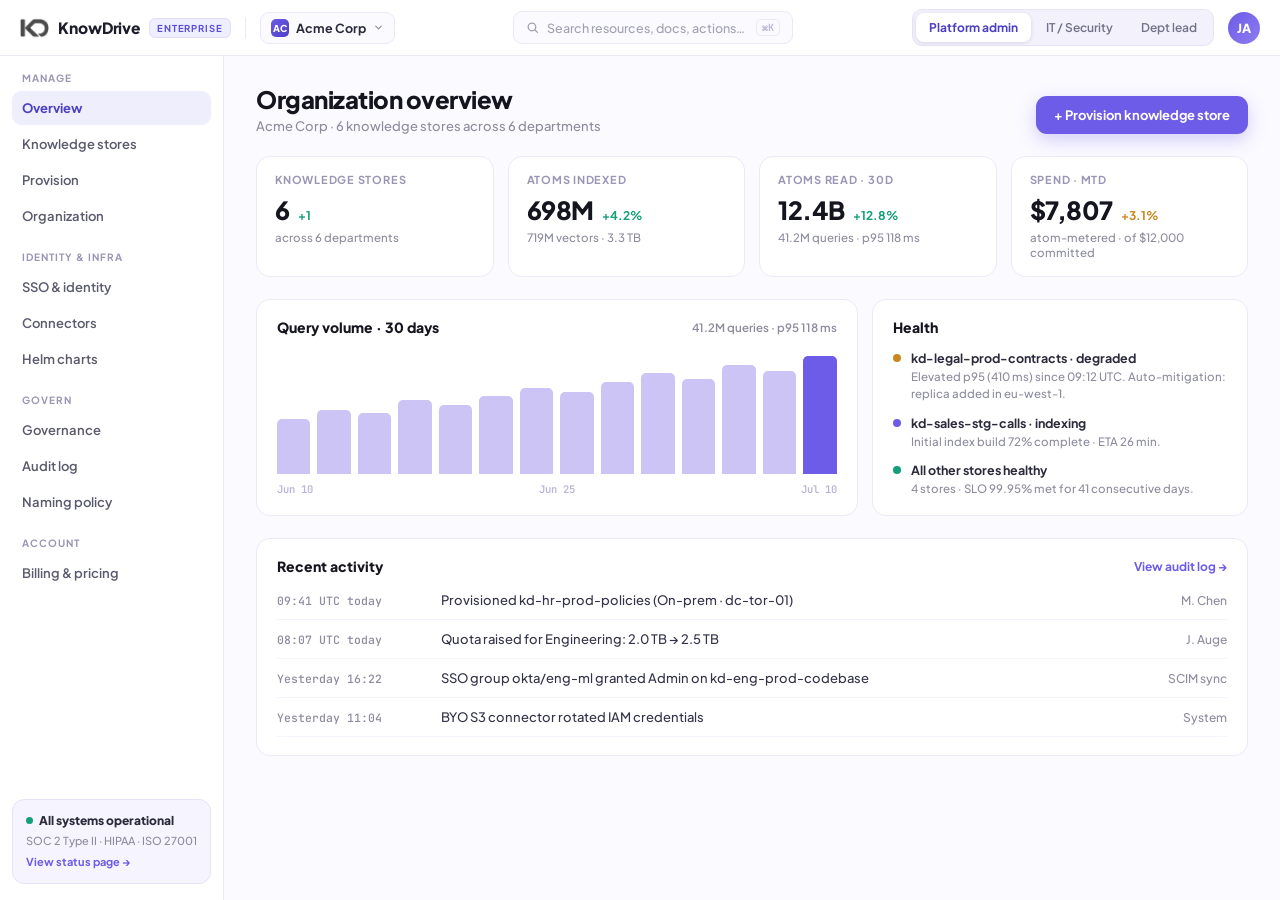
<file: site/index.html>
<!DOCTYPE html>
<html lang="en">
<head>
<meta charset="utf-8">
<meta name="viewport" content="width=device-width, initial-scale=1">
<title>Overview — KnowDrive Enterprise Console</title>
<link rel="stylesheet" href="css/styles.css">
</head>
<body>

<header class="topbar">
  <a class="brand" href="index.html">
    <img src="assets/logo.png" alt="KnowDrive">
    <b>KnowDrive</b>
    <span class="tag">ENTERPRISE</span>
  </a>
  <span class="vline"></span>
  <div class="orgwrap">
    <button class="orgbtn" type="button">
      <span class="oini" style="background:linear-gradient(135deg,#6C5CE7,#4B3FC4);">AC</span>
      <span class="oname">Acme Corp</span>
      <svg width="11" height="11" viewBox="0 0 24 24" fill="none" stroke="#8C8C9E" stroke-width="2.6" stroke-linecap="round" stroke-linejoin="round"><path d="m6 9 6 6 6-6"/></svg>
    </button>
    <div class="orgmenu hidden">
      <div class="mlabel">Switch organization</div>
      <button class="orgopt" type="button" data-org="acme"><span class="oini" style="background:linear-gradient(135deg,#6C5CE7,#4B3FC4);">AC</span><span><span class="oname">Acme Corp</span><span class="osub">412 members · 6 stores</span></span><span class="check">✓</span></button>
      <button class="orgopt" type="button" data-org="northwind"><span class="oini" style="background:linear-gradient(135deg,#12A07A,#0B7C63);">NL</span><span><span class="oname">Northwind Labs</span><span class="osub">38 members · 2 stores</span></span><span class="check">✓</span></button>
      <button class="orgopt" type="button" data-org="recourse"><span class="oini" style="background:linear-gradient(135deg,#2A6FDB,#1B4FA8);">RS</span><span><span class="oname">Recourse Software</span><span class="osub">9 members · 1 store</span></span><span class="check">✓</span></button>
    </div>
  </div>
  <span class="spacer"></span>
  <button class="searchbtn" type="button">
    <svg width="13" height="13" viewBox="0 0 24 24" fill="none" stroke="#A1A1B2" stroke-width="2.4" stroke-linecap="round"><circle cx="11" cy="11" r="7"/><path d="m21 21-4.3-4.3"/></svg>
    Search resources, docs, actions…
    <kbd>⌘K</kbd>
  </button>
  <span class="spacer"></span>
  <div class="roleseg">
    <button type="button" data-role="platform">Platform admin</button>
    <button type="button" data-role="security">IT / Security</button>
    <button type="button" data-role="dept">Dept lead</button>
  </div>
  <a class="avatar" href="profile.html" title="Profile &amp; account">JA</a>
</header>

<div class="frame">
  <aside class="sidebar">

      <div class="navsec">
        <div class="ntitle">Manage</div>
        <div class="nitems">
          <a class="navitem active" data-roles="platform security dept" href="index.html">Overview</a>
          <a class="navitem" data-roles="platform dept" href="stores.html">Knowledge stores</a>
          <a class="navitem" data-roles="platform dept" href="provision.html">Provision</a>
          <a class="navitem" data-roles="platform security" href="organization.html">Organization</a>
        </div>
      </div>

      <div class="navsec">
        <div class="ntitle">Identity & infra</div>
        <div class="nitems">
          <a class="navitem" data-roles="platform security" href="sso.html">SSO & identity</a>
          <a class="navitem" data-roles="platform security" href="connectors.html">Connectors</a>
          <a class="navitem" data-roles="platform security" href="helm.html">Helm charts</a>
        </div>
      </div>

      <div class="navsec">
        <div class="ntitle">Govern</div>
        <div class="nitems">
          <a class="navitem" data-roles="platform security" href="governance.html">Governance</a>
          <a class="navitem" data-roles="platform security" href="audit.html">Audit log</a>
          <a class="navitem" data-roles="platform security" href="naming.html">Naming policy</a>
        </div>
      </div>

      <div class="navsec">
        <div class="ntitle">Account</div>
        <div class="nitems">
          <a class="navitem" data-roles="platform dept" href="billing.html">Billing & pricing</a>
        </div>
      </div>
    <a class="statusbox" href="status.html">
      <span class="srow"><span class="sdot"></span>All systems operational</span>
      <span class="ssub">SOC 2 Type II · HIPAA · ISO 27001</span>
      <span class="slink">View status page →</span>
    </a>
  </aside>
  <main class="main">
    <div class="content">

<div class="head-row">
  <div>
    <h1 class="pt">Organization overview</h1>
    <div class="psub"><span data-org-name>Acme Corp</span> · 6 knowledge stores across 6 departments</div>
  </div>
  <a class="btn primary" href="provision.html">+ Provision knowledge store</a>
</div>

<div class="grid4">
  <div class="kpi"><div class="kl">Knowledge stores</div><div class="krow"><span class="kv">6</span><span class="kd up">+1</span></div><div class="ks">across 6 departments</div></div>
  <div class="kpi"><div class="kl">Atoms indexed</div><div class="krow"><span class="kv">698M</span><span class="kd up">+4.2%</span></div><div class="ks">719M vectors · 3.3 TB</div></div>
  <div class="kpi"><div class="kl">Atoms read · 30d</div><div class="krow"><span class="kv">12.4B</span><span class="kd up">+12.8%</span></div><div class="ks">41.2M queries · p95 118 ms</div></div>
  <div class="kpi"><div class="kl">Spend · MTD</div><div class="krow"><span class="kv">$7,807</span><span class="kd warn">+3.1%</span></div><div class="ks">atom-metered · of $12,000 committed</div></div>
</div>

<div style="display:grid; grid-template-columns:1.6fr 1fr; gap:14px;" class="section-gap">
  <div class="card pad">
    <div style="display:flex; align-items:center; justify-content:space-between;">
      <span class="ctitle">Query volume · 30 days</span>
      <span style="font:600 11.5px 'Plus Jakarta Sans'; color:#8C8C9E;">41.2M queries · p95 118 ms</span>
    </div>
    <div style="display:flex; align-items:flex-end; gap:7px; height:120px; margin-top:18px;"><div title="1.3M queries" style="flex:1; height:55px; border-radius:5px 5px 0 0; background:#CBC4F5;"></div><div title="1.5M queries" style="flex:1; height:64px; border-radius:5px 5px 0 0; background:#CBC4F5;"></div><div title="1.4M queries" style="flex:1; height:61px; border-radius:5px 5px 0 0; background:#CBC4F5;"></div><div title="1.8M queries" style="flex:1; height:74px; border-radius:5px 5px 0 0; background:#CBC4F5;"></div><div title="1.6M queries" style="flex:1; height:69px; border-radius:5px 5px 0 0; background:#CBC4F5;"></div><div title="1.9M queries" style="flex:1; height:78px; border-radius:5px 5px 0 0; background:#CBC4F5;"></div><div title="2.0M queries" style="flex:1; height:86px; border-radius:5px 5px 0 0; background:#CBC4F5;"></div><div title="1.9M queries" style="flex:1; height:82px; border-radius:5px 5px 0 0; background:#CBC4F5;"></div><div title="2.2M queries" style="flex:1; height:92px; border-radius:5px 5px 0 0; background:#CBC4F5;"></div><div title="2.4M queries" style="flex:1; height:101px; border-radius:5px 5px 0 0; background:#CBC4F5;"></div><div title="2.3M queries" style="flex:1; height:95px; border-radius:5px 5px 0 0; background:#CBC4F5;"></div><div title="2.6M queries" style="flex:1; height:109px; border-radius:5px 5px 0 0; background:#CBC4F5;"></div><div title="2.5M queries" style="flex:1; height:103px; border-radius:5px 5px 0 0; background:#CBC4F5;"></div><div title="2.8M queries" style="flex:1; height:118px; border-radius:5px 5px 0 0; background:#6C5CE7;"></div></div>
    <div style="display:flex; justify-content:space-between; font:600 10.5px 'JetBrains Mono'; color:#B9B4D6; margin-top:8px;"><span>Jun 10</span><span>Jun 25</span><span>Jul 10</span></div>
  </div>
  <div class="card pad">
    <div class="ctitle" style="margin-bottom:14px;">Health</div>
    <div style="display:flex; flex-direction:column; gap:12px;">
      <div style="display:flex; gap:10px;"><span style="flex:none; width:8px; height:8px; border-radius:50%; margin-top:4px; background:#C9871F;"></span><div><div style="font:700 12.5px 'Plus Jakarta Sans'; color:#2A2A3C;">kd-legal-prod-contracts · degraded</div><div style="font:500 11.5px 'Plus Jakarta Sans'; color:#8C8C9E; margin-top:2px; line-height:1.5;">Elevated p95 (410 ms) since 09:12 UTC. Auto-mitigation: replica added in eu-west-1.</div></div></div>
      <div style="display:flex; gap:10px;"><span style="flex:none; width:8px; height:8px; border-radius:50%; margin-top:4px; background:#6C5CE7;"></span><div><div style="font:700 12.5px 'Plus Jakarta Sans'; color:#2A2A3C;">kd-sales-stg-calls · indexing</div><div style="font:500 11.5px 'Plus Jakarta Sans'; color:#8C8C9E; margin-top:2px; line-height:1.5;">Initial index build 72% complete · ETA 26 min.</div></div></div>
      <div style="display:flex; gap:10px;"><span style="flex:none; width:8px; height:8px; border-radius:50%; margin-top:4px; background:#12A07A;"></span><div><div style="font:700 12.5px 'Plus Jakarta Sans'; color:#2A2A3C;">All other stores healthy</div><div style="font:500 11.5px 'Plus Jakarta Sans'; color:#8C8C9E; margin-top:2px; line-height:1.5;">4 stores · SLO 99.95% met for 41 consecutive days.</div></div></div>
    </div>
  </div>
</div>

<div class="card pad">
  <div style="display:flex; align-items:center; justify-content:space-between; margin-bottom:6px;">
    <span class="ctitle">Recent activity</span>
    <a style="font:700 12px 'Plus Jakarta Sans';" href="audit.html">View audit log →</a>
  </div>
  <div style="display:grid; grid-template-columns:150px 1fr 180px; gap:14px; align-items:center; padding:11px 0; border-bottom:1px solid #F5F3FC;"><span class="td mono2">09:41 UTC today</span><span class="td">Provisioned kd-hr-prod-policies (On-prem · dc-tor-01)</span><span class="td dim" style="text-align:right;">M. Chen</span></div>
  <div style="display:grid; grid-template-columns:150px 1fr 180px; gap:14px; align-items:center; padding:11px 0; border-bottom:1px solid #F5F3FC;"><span class="td mono2">08:07 UTC today</span><span class="td">Quota raised for Engineering: 2.0 TB → 2.5 TB</span><span class="td dim" style="text-align:right;">J. Auge</span></div>
  <div style="display:grid; grid-template-columns:150px 1fr 180px; gap:14px; align-items:center; padding:11px 0; border-bottom:1px solid #F5F3FC;"><span class="td mono2">Yesterday 16:22</span><span class="td">SSO group okta/eng-ml granted Admin on kd-eng-prod-codebase</span><span class="td dim" style="text-align:right;">SCIM sync</span></div>
  <div style="display:grid; grid-template-columns:150px 1fr 180px; gap:14px; align-items:center; padding:11px 0; border-bottom:1px solid #F5F3FC;"><span class="td mono2">Yesterday 11:04</span><span class="td">BYO S3 connector rotated IAM credentials</span><span class="td dim" style="text-align:right;">System</span></div>
</div>
    </div>
  </main>
</div>

<script src="js/shell.js"></script>
</body>
</html>
</file>
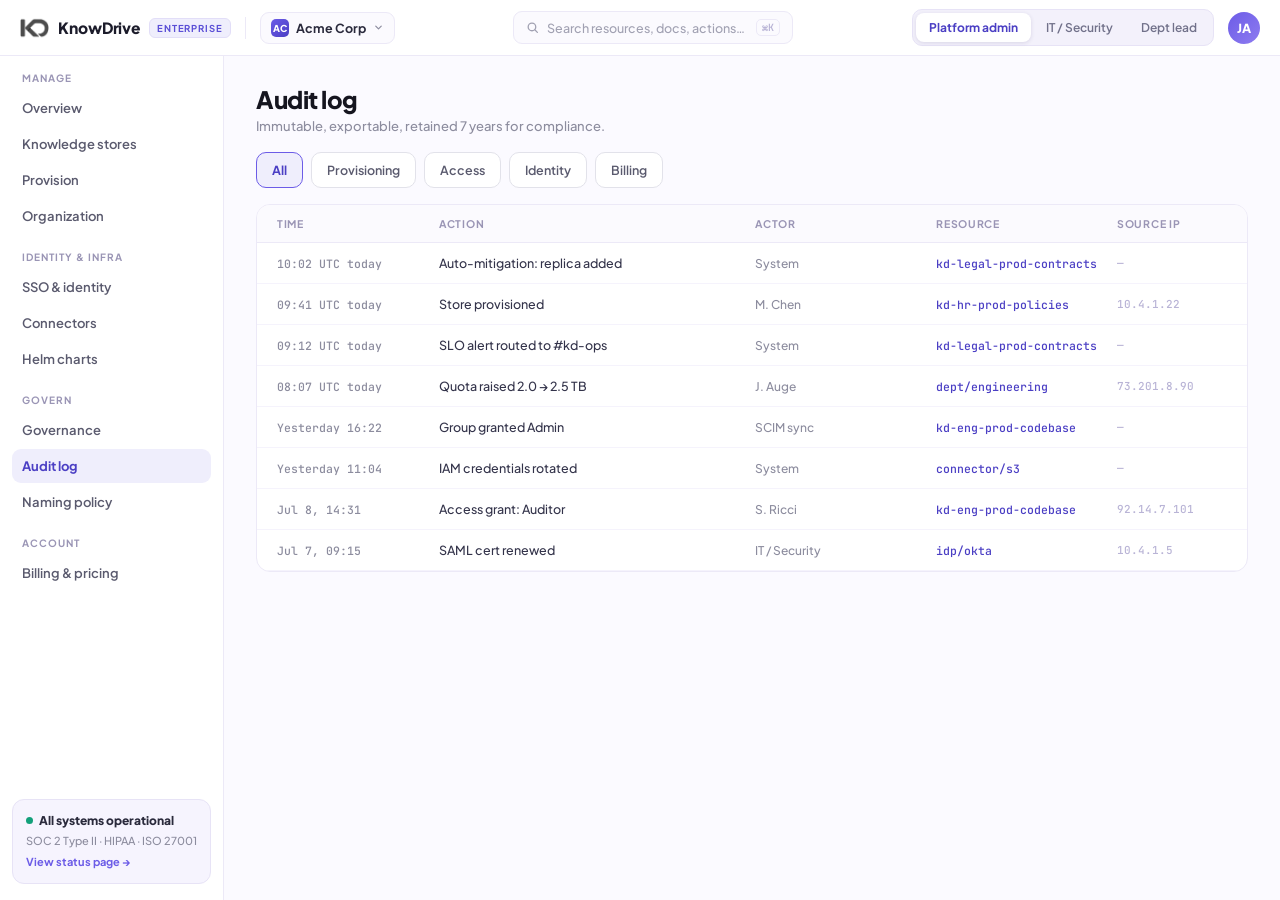
<file: site/audit.html>
<!DOCTYPE html>
<html lang="en">
<head>
<meta charset="utf-8">
<meta name="viewport" content="width=device-width, initial-scale=1">
<title>Audit log — KnowDrive Enterprise Console</title>
<link rel="stylesheet" href="css/styles.css">
</head>
<body>

<header class="topbar">
  <a class="brand" href="index.html">
    <img src="assets/logo.png" alt="KnowDrive">
    <b>KnowDrive</b>
    <span class="tag">ENTERPRISE</span>
  </a>
  <span class="vline"></span>
  <div class="orgwrap">
    <button class="orgbtn" type="button">
      <span class="oini" style="background:linear-gradient(135deg,#6C5CE7,#4B3FC4);">AC</span>
      <span class="oname">Acme Corp</span>
      <svg width="11" height="11" viewBox="0 0 24 24" fill="none" stroke="#8C8C9E" stroke-width="2.6" stroke-linecap="round" stroke-linejoin="round"><path d="m6 9 6 6 6-6"/></svg>
    </button>
    <div class="orgmenu hidden">
      <div class="mlabel">Switch organization</div>
      <button class="orgopt" type="button" data-org="acme"><span class="oini" style="background:linear-gradient(135deg,#6C5CE7,#4B3FC4);">AC</span><span><span class="oname">Acme Corp</span><span class="osub">412 members · 6 stores</span></span><span class="check">✓</span></button>
      <button class="orgopt" type="button" data-org="northwind"><span class="oini" style="background:linear-gradient(135deg,#12A07A,#0B7C63);">NL</span><span><span class="oname">Northwind Labs</span><span class="osub">38 members · 2 stores</span></span><span class="check">✓</span></button>
      <button class="orgopt" type="button" data-org="recourse"><span class="oini" style="background:linear-gradient(135deg,#2A6FDB,#1B4FA8);">RS</span><span><span class="oname">Recourse Software</span><span class="osub">9 members · 1 store</span></span><span class="check">✓</span></button>
    </div>
  </div>
  <span class="spacer"></span>
  <button class="searchbtn" type="button">
    <svg width="13" height="13" viewBox="0 0 24 24" fill="none" stroke="#A1A1B2" stroke-width="2.4" stroke-linecap="round"><circle cx="11" cy="11" r="7"/><path d="m21 21-4.3-4.3"/></svg>
    Search resources, docs, actions…
    <kbd>⌘K</kbd>
  </button>
  <span class="spacer"></span>
  <div class="roleseg">
    <button type="button" data-role="platform">Platform admin</button>
    <button type="button" data-role="security">IT / Security</button>
    <button type="button" data-role="dept">Dept lead</button>
  </div>
  <a class="avatar" href="profile.html" title="Profile &amp; account">JA</a>
</header>

<div class="frame">
  <aside class="sidebar">

      <div class="navsec">
        <div class="ntitle">Manage</div>
        <div class="nitems">
          <a class="navitem" data-roles="platform security dept" href="index.html">Overview</a>
          <a class="navitem" data-roles="platform dept" href="stores.html">Knowledge stores</a>
          <a class="navitem" data-roles="platform dept" href="provision.html">Provision</a>
          <a class="navitem" data-roles="platform security" href="organization.html">Organization</a>
        </div>
      </div>

      <div class="navsec">
        <div class="ntitle">Identity & infra</div>
        <div class="nitems">
          <a class="navitem" data-roles="platform security" href="sso.html">SSO & identity</a>
          <a class="navitem" data-roles="platform security" href="connectors.html">Connectors</a>
          <a class="navitem" data-roles="platform security" href="helm.html">Helm charts</a>
        </div>
      </div>

      <div class="navsec">
        <div class="ntitle">Govern</div>
        <div class="nitems">
          <a class="navitem" data-roles="platform security" href="governance.html">Governance</a>
          <a class="navitem active" data-roles="platform security" href="audit.html">Audit log</a>
          <a class="navitem" data-roles="platform security" href="naming.html">Naming policy</a>
        </div>
      </div>

      <div class="navsec">
        <div class="ntitle">Account</div>
        <div class="nitems">
          <a class="navitem" data-roles="platform dept" href="billing.html">Billing & pricing</a>
        </div>
      </div>
    <a class="statusbox" href="status.html">
      <span class="srow"><span class="sdot"></span>All systems operational</span>
      <span class="ssub">SOC 2 Type II · HIPAA · ISO 27001</span>
      <span class="slink">View status page →</span>
    </a>
  </aside>
  <main class="main">
    <div class="content">

<h1 class="pt">Audit log</h1>
<div class="psub" style="margin-bottom:18px;">Immutable, exportable, retained 7 years for compliance.</div>
<div class="chiprow" id="auditFilters" style="margin-bottom:16px;">
  <button class="chipbtn active" data-v="all" type="button">All</button>
  <button class="chipbtn" data-v="provision" type="button">Provisioning</button>
  <button class="chipbtn" data-v="access" type="button">Access</button>
  <button class="chipbtn" data-v="identity" type="button">Identity</button>
  <button class="chipbtn" data-v="billing" type="button">Billing</button>
</div>
<div class="card" style="overflow:hidden;">
  <div class="thead" style="grid-template-columns:150px 1.8fr 1fr 1fr 110px;"><span>Time</span><span>Action</span><span>Actor</span><span>Resource</span><span>Source IP</span></div>
  <div class="trow arow" data-type="provision" style="grid-template-columns:150px 1.8fr 1fr 1fr 110px;"><span class="td mono2">10:02 UTC today</span><span class="td" style="font-size:12.5px;">Auto-mitigation: replica added</span><span class="td dim">System</span><span class="td mono" style="font-size:11.5px; font-weight:500;">kd-legal-prod-contracts</span><span class="td mono2" style="font-size:11px; color:#B9B4D6;">—</span></div>
  <div class="trow arow" data-type="provision" style="grid-template-columns:150px 1.8fr 1fr 1fr 110px;"><span class="td mono2">09:41 UTC today</span><span class="td" style="font-size:12.5px;">Store provisioned</span><span class="td dim">M. Chen</span><span class="td mono" style="font-size:11.5px; font-weight:500;">kd-hr-prod-policies</span><span class="td mono2" style="font-size:11px; color:#B9B4D6;">10.4.1.22</span></div>
  <div class="trow arow" data-type="provision" style="grid-template-columns:150px 1.8fr 1fr 1fr 110px;"><span class="td mono2">09:12 UTC today</span><span class="td" style="font-size:12.5px;">SLO alert routed to #kd-ops</span><span class="td dim">System</span><span class="td mono" style="font-size:11.5px; font-weight:500;">kd-legal-prod-contracts</span><span class="td mono2" style="font-size:11px; color:#B9B4D6;">—</span></div>
  <div class="trow arow" data-type="billing" style="grid-template-columns:150px 1.8fr 1fr 1fr 110px;"><span class="td mono2">08:07 UTC today</span><span class="td" style="font-size:12.5px;">Quota raised 2.0 → 2.5 TB</span><span class="td dim">J. Auge</span><span class="td mono" style="font-size:11.5px; font-weight:500;">dept/engineering</span><span class="td mono2" style="font-size:11px; color:#B9B4D6;">73.201.8.90</span></div>
  <div class="trow arow" data-type="identity" style="grid-template-columns:150px 1.8fr 1fr 1fr 110px;"><span class="td mono2">Yesterday 16:22</span><span class="td" style="font-size:12.5px;">Group granted Admin</span><span class="td dim">SCIM sync</span><span class="td mono" style="font-size:11.5px; font-weight:500;">kd-eng-prod-codebase</span><span class="td mono2" style="font-size:11px; color:#B9B4D6;">—</span></div>
  <div class="trow arow" data-type="access" style="grid-template-columns:150px 1.8fr 1fr 1fr 110px;"><span class="td mono2">Yesterday 11:04</span><span class="td" style="font-size:12.5px;">IAM credentials rotated</span><span class="td dim">System</span><span class="td mono" style="font-size:11.5px; font-weight:500;">connector/s3</span><span class="td mono2" style="font-size:11px; color:#B9B4D6;">—</span></div>
  <div class="trow arow" data-type="access" style="grid-template-columns:150px 1.8fr 1fr 1fr 110px;"><span class="td mono2">Jul 8, 14:31</span><span class="td" style="font-size:12.5px;">Access grant: Auditor</span><span class="td dim">S. Ricci</span><span class="td mono" style="font-size:11.5px; font-weight:500;">kd-eng-prod-codebase</span><span class="td mono2" style="font-size:11px; color:#B9B4D6;">92.14.7.101</span></div>
  <div class="trow arow" data-type="identity" style="grid-template-columns:150px 1.8fr 1fr 1fr 110px;"><span class="td mono2">Jul 7, 09:15</span><span class="td" style="font-size:12.5px;">SAML cert renewed</span><span class="td dim">IT / Security</span><span class="td mono" style="font-size:11.5px; font-weight:500;">idp/okta</span><span class="td mono2" style="font-size:11px; color:#B9B4D6;">10.4.1.5</span></div>
</div>
    </div>
  </main>
</div>

<script src="js/shell.js"></script>
<script>
document.getElementById('auditFilters').addEventListener('click', function (e) {
  var b = e.target.closest('.chipbtn'); if (!b) return;
  this.querySelectorAll('.chipbtn').forEach(function (x) { x.classList.remove('active'); });
  b.classList.add('active');
  var v = b.dataset.v;
  document.querySelectorAll('.arow').forEach(function (row) {
    row.style.display = (v === 'all' || row.dataset.type === v) ? '' : 'none';
  });
});
</script>
</body>
</html>
</file>
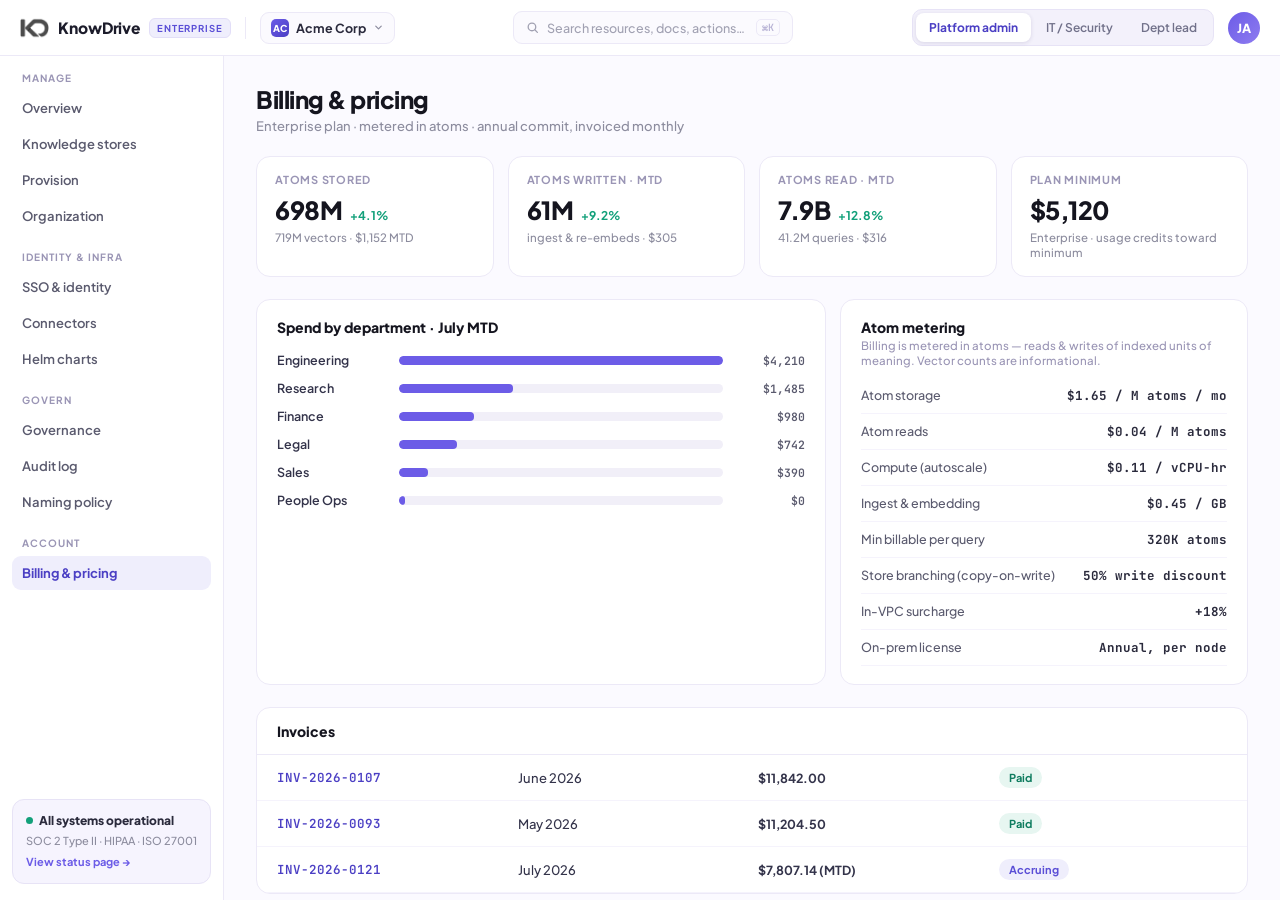
<file: site/billing.html>
<!DOCTYPE html>
<html lang="en">
<head>
<meta charset="utf-8">
<meta name="viewport" content="width=device-width, initial-scale=1">
<title>Billing & pricing — KnowDrive Enterprise Console</title>
<link rel="stylesheet" href="css/styles.css">
</head>
<body>

<header class="topbar">
  <a class="brand" href="index.html">
    <img src="assets/logo.png" alt="KnowDrive">
    <b>KnowDrive</b>
    <span class="tag">ENTERPRISE</span>
  </a>
  <span class="vline"></span>
  <div class="orgwrap">
    <button class="orgbtn" type="button">
      <span class="oini" style="background:linear-gradient(135deg,#6C5CE7,#4B3FC4);">AC</span>
      <span class="oname">Acme Corp</span>
      <svg width="11" height="11" viewBox="0 0 24 24" fill="none" stroke="#8C8C9E" stroke-width="2.6" stroke-linecap="round" stroke-linejoin="round"><path d="m6 9 6 6 6-6"/></svg>
    </button>
    <div class="orgmenu hidden">
      <div class="mlabel">Switch organization</div>
      <button class="orgopt" type="button" data-org="acme"><span class="oini" style="background:linear-gradient(135deg,#6C5CE7,#4B3FC4);">AC</span><span><span class="oname">Acme Corp</span><span class="osub">412 members · 6 stores</span></span><span class="check">✓</span></button>
      <button class="orgopt" type="button" data-org="northwind"><span class="oini" style="background:linear-gradient(135deg,#12A07A,#0B7C63);">NL</span><span><span class="oname">Northwind Labs</span><span class="osub">38 members · 2 stores</span></span><span class="check">✓</span></button>
      <button class="orgopt" type="button" data-org="recourse"><span class="oini" style="background:linear-gradient(135deg,#2A6FDB,#1B4FA8);">RS</span><span><span class="oname">Recourse Software</span><span class="osub">9 members · 1 store</span></span><span class="check">✓</span></button>
    </div>
  </div>
  <span class="spacer"></span>
  <button class="searchbtn" type="button">
    <svg width="13" height="13" viewBox="0 0 24 24" fill="none" stroke="#A1A1B2" stroke-width="2.4" stroke-linecap="round"><circle cx="11" cy="11" r="7"/><path d="m21 21-4.3-4.3"/></svg>
    Search resources, docs, actions…
    <kbd>⌘K</kbd>
  </button>
  <span class="spacer"></span>
  <div class="roleseg">
    <button type="button" data-role="platform">Platform admin</button>
    <button type="button" data-role="security">IT / Security</button>
    <button type="button" data-role="dept">Dept lead</button>
  </div>
  <a class="avatar" href="profile.html" title="Profile &amp; account">JA</a>
</header>

<div class="frame">
  <aside class="sidebar">

      <div class="navsec">
        <div class="ntitle">Manage</div>
        <div class="nitems">
          <a class="navitem" data-roles="platform security dept" href="index.html">Overview</a>
          <a class="navitem" data-roles="platform dept" href="stores.html">Knowledge stores</a>
          <a class="navitem" data-roles="platform dept" href="provision.html">Provision</a>
          <a class="navitem" data-roles="platform security" href="organization.html">Organization</a>
        </div>
      </div>

      <div class="navsec">
        <div class="ntitle">Identity & infra</div>
        <div class="nitems">
          <a class="navitem" data-roles="platform security" href="sso.html">SSO & identity</a>
          <a class="navitem" data-roles="platform security" href="connectors.html">Connectors</a>
          <a class="navitem" data-roles="platform security" href="helm.html">Helm charts</a>
        </div>
      </div>

      <div class="navsec">
        <div class="ntitle">Govern</div>
        <div class="nitems">
          <a class="navitem" data-roles="platform security" href="governance.html">Governance</a>
          <a class="navitem" data-roles="platform security" href="audit.html">Audit log</a>
          <a class="navitem" data-roles="platform security" href="naming.html">Naming policy</a>
        </div>
      </div>

      <div class="navsec">
        <div class="ntitle">Account</div>
        <div class="nitems">
          <a class="navitem active" data-roles="platform dept" href="billing.html">Billing & pricing</a>
        </div>
      </div>
    <a class="statusbox" href="status.html">
      <span class="srow"><span class="sdot"></span>All systems operational</span>
      <span class="ssub">SOC 2 Type II · HIPAA · ISO 27001</span>
      <span class="slink">View status page →</span>
    </a>
  </aside>
  <main class="main">
    <div class="content">

<h1 class="pt">Billing &amp; pricing</h1>
<div class="psub" style="margin-bottom:22px;">Enterprise plan · metered in atoms · annual commit, invoiced monthly</div>
<div class="grid4">
  <div class="kpi"><div class="kl">Atoms stored</div><div class="krow"><span class="kv">698M</span><span class="kd up">+4.1%</span></div><div class="ks">719M vectors · $1,152 MTD</div></div>
  <div class="kpi"><div class="kl">Atoms written · MTD</div><div class="krow"><span class="kv">61M</span><span class="kd up">+9.2%</span></div><div class="ks">ingest &amp; re-embeds · $305</div></div>
  <div class="kpi"><div class="kl">Atoms read · MTD</div><div class="krow"><span class="kv">7.9B</span><span class="kd up">+12.8%</span></div><div class="ks">41.2M queries · $316</div></div>
  <div class="kpi"><div class="kl">Plan minimum</div><div class="krow"><span class="kv">$5,120</span></div><div class="ks">Enterprise · usage credits toward minimum</div></div>
</div>
<div style="display:grid; grid-template-columns:1.4fr 1fr; gap:14px;" class="section-gap">
  <div class="card pad">
    <div class="ctitle" style="margin-bottom:16px;">Spend by department · July MTD</div>
    <div style="display:flex; flex-direction:column; gap:12px;">
      <div style="display:grid; grid-template-columns:110px 1fr 70px; gap:12px; align-items:center;"><span class="td b">Engineering</span><div class="bar" style="height:9px; border-radius:5px;"><div class="fill" style="width:100%;"></div></div><span class="td mono2" style="font-weight:600; color:#5A5A6E; text-align:right;">$4,210</span></div>
      <div style="display:grid; grid-template-columns:110px 1fr 70px; gap:12px; align-items:center;"><span class="td b">Research</span><div class="bar" style="height:9px; border-radius:5px;"><div class="fill" style="width:35%;"></div></div><span class="td mono2" style="font-weight:600; color:#5A5A6E; text-align:right;">$1,485</span></div>
      <div style="display:grid; grid-template-columns:110px 1fr 70px; gap:12px; align-items:center;"><span class="td b">Finance</span><div class="bar" style="height:9px; border-radius:5px;"><div class="fill" style="width:23%;"></div></div><span class="td mono2" style="font-weight:600; color:#5A5A6E; text-align:right;">$980</span></div>
      <div style="display:grid; grid-template-columns:110px 1fr 70px; gap:12px; align-items:center;"><span class="td b">Legal</span><div class="bar" style="height:9px; border-radius:5px;"><div class="fill" style="width:18%;"></div></div><span class="td mono2" style="font-weight:600; color:#5A5A6E; text-align:right;">$742</span></div>
      <div style="display:grid; grid-template-columns:110px 1fr 70px; gap:12px; align-items:center;"><span class="td b">Sales</span><div class="bar" style="height:9px; border-radius:5px;"><div class="fill" style="width:9%;"></div></div><span class="td mono2" style="font-weight:600; color:#5A5A6E; text-align:right;">$390</span></div>
      <div style="display:grid; grid-template-columns:110px 1fr 70px; gap:12px; align-items:center;"><span class="td b">People Ops</span><div class="bar" style="height:9px; border-radius:5px;"><div class="fill" style="width:2%;"></div></div><span class="td mono2" style="font-weight:600; color:#5A5A6E; text-align:right;">$0</span></div>
    </div>
  </div>
  <div class="card pad">
    <div class="ctitle" style="margin-bottom:2px;">Atom metering</div>
<div style="font:500 11.5px 'Plus Jakarta Sans'; color:#9A95B5; margin-bottom:10px;">Billing is metered in atoms — reads &amp; writes of indexed units of meaning. Vector counts are informational.</div>
    <div style="display:flex; justify-content:space-between; padding:9px 0; border-bottom:1px solid #F5F3FC;"><span class="td" style="font-size:12.5px; color:#5A5A6E;">Atom storage</span><span class="td mono" style="font-weight:700; color:#2A2A3C;">$1.65 / M atoms / mo</span></div>
    <div style="display:flex; justify-content:space-between; padding:9px 0; border-bottom:1px solid #F5F3FC;"><span class="td" style="font-size:12.5px; color:#5A5A6E;">Atom reads</span><span class="td mono" style="font-weight:700; color:#2A2A3C;">$0.04 / M atoms</span></div>
    <div style="display:flex; justify-content:space-between; padding:9px 0; border-bottom:1px solid #F5F3FC;"><span class="td" style="font-size:12.5px; color:#5A5A6E;">Compute (autoscale)</span><span class="td mono" style="font-weight:700; color:#2A2A3C;">$0.11 / vCPU-hr</span></div>
    <div style="display:flex; justify-content:space-between; padding:9px 0; border-bottom:1px solid #F5F3FC;"><span class="td" style="font-size:12.5px; color:#5A5A6E;">Ingest & embedding</span><span class="td mono" style="font-weight:700; color:#2A2A3C;">$0.45 / GB</span></div>
    <div style="display:flex; justify-content:space-between; padding:9px 0; border-bottom:1px solid #F5F3FC;"><span class="td" style="font-size:12.5px; color:#5A5A6E;">Min billable per query</span><span class="td mono" style="font-weight:700; color:#2A2A3C;">320K atoms</span></div>
    <div style="display:flex; justify-content:space-between; padding:9px 0; border-bottom:1px solid #F5F3FC;"><span class="td" style="font-size:12.5px; color:#5A5A6E;">Store branching (copy-on-write)</span><span class="td mono" style="font-weight:700; color:#2A2A3C;">50% write discount</span></div>
    <div style="display:flex; justify-content:space-between; padding:9px 0; border-bottom:1px solid #F5F3FC;"><span class="td" style="font-size:12.5px; color:#5A5A6E;">In-VPC surcharge</span><span class="td mono" style="font-weight:700; color:#2A2A3C;">+18%</span></div>
    <div style="display:flex; justify-content:space-between; padding:9px 0; border-bottom:1px solid #F5F3FC;"><span class="td" style="font-size:12.5px; color:#5A5A6E;">On-prem license</span><span class="td mono" style="font-weight:700; color:#2A2A3C;">Annual, per node</span></div>
  </div>
</div>
<div class="card" style="overflow:hidden;">
  <div style="padding:14px 20px; border-bottom:1px solid #ECE9F7;" class="ctitle">Invoices</div>
  <div class="trow" style="grid-template-columns:1fr 1fr 1fr 1fr;"><span class="td mono">INV-2026-0107</span><span class="td">June 2026</span><span class="td b" style="font-weight:700;">$11,842.00</span><span class="chip green">Paid</span></div>
  <div class="trow" style="grid-template-columns:1fr 1fr 1fr 1fr;"><span class="td mono">INV-2026-0093</span><span class="td">May 2026</span><span class="td b" style="font-weight:700;">$11,204.50</span><span class="chip green">Paid</span></div>
  <div class="trow" style="grid-template-columns:1fr 1fr 1fr 1fr;"><span class="td mono">INV-2026-0121</span><span class="td">July 2026</span><span class="td b" style="font-weight:700;">$7,807.14 (MTD)</span><span class="chip violet">Accruing</span></div>
</div>
    </div>
  </main>
</div>

<script src="js/shell.js"></script>
</body>
</html>
</file>
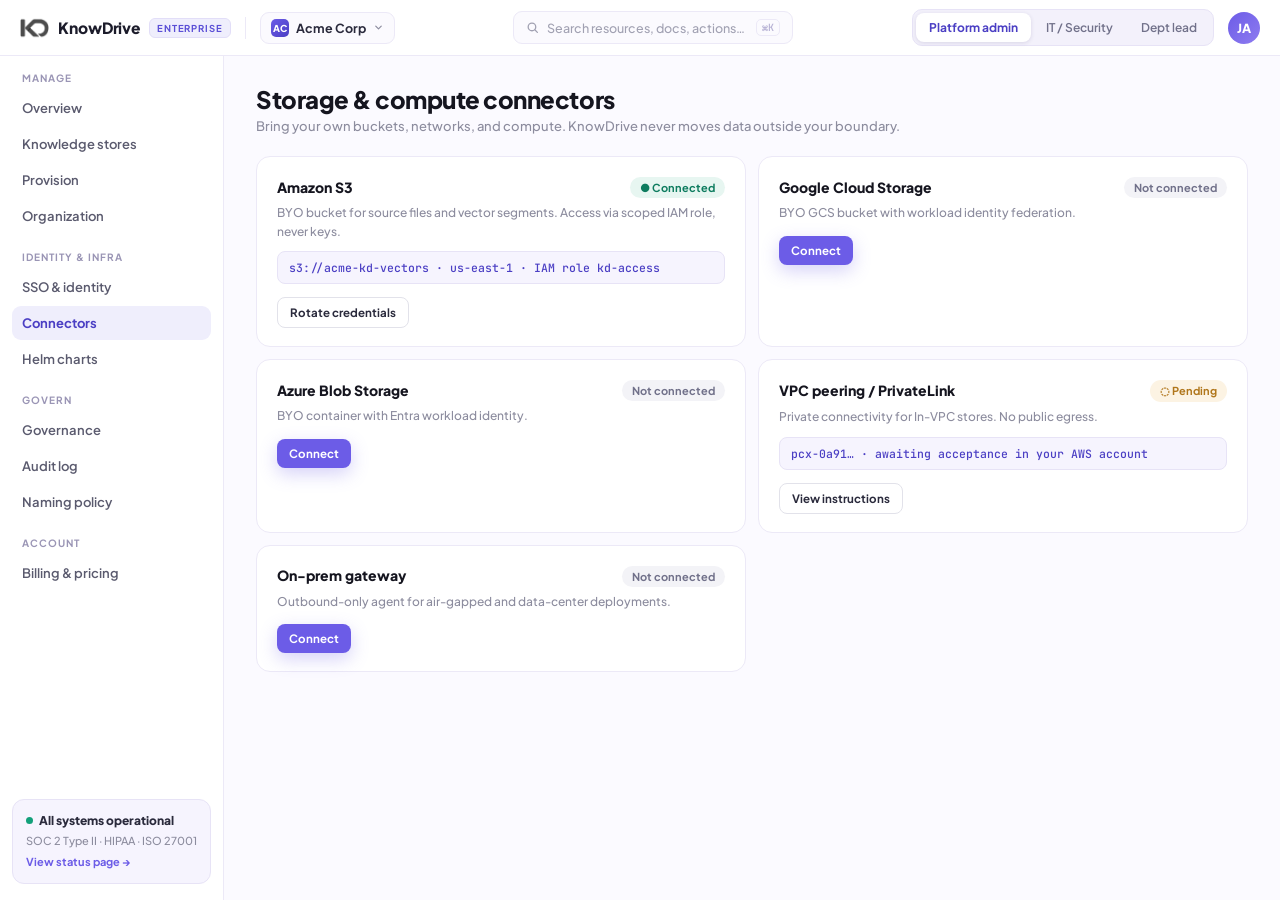
<file: site/connectors.html>
<!DOCTYPE html>
<html lang="en">
<head>
<meta charset="utf-8">
<meta name="viewport" content="width=device-width, initial-scale=1">
<title>Connectors — KnowDrive Enterprise Console</title>
<link rel="stylesheet" href="css/styles.css">
</head>
<body>

<header class="topbar">
  <a class="brand" href="index.html">
    <img src="assets/logo.png" alt="KnowDrive">
    <b>KnowDrive</b>
    <span class="tag">ENTERPRISE</span>
  </a>
  <span class="vline"></span>
  <div class="orgwrap">
    <button class="orgbtn" type="button">
      <span class="oini" style="background:linear-gradient(135deg,#6C5CE7,#4B3FC4);">AC</span>
      <span class="oname">Acme Corp</span>
      <svg width="11" height="11" viewBox="0 0 24 24" fill="none" stroke="#8C8C9E" stroke-width="2.6" stroke-linecap="round" stroke-linejoin="round"><path d="m6 9 6 6 6-6"/></svg>
    </button>
    <div class="orgmenu hidden">
      <div class="mlabel">Switch organization</div>
      <button class="orgopt" type="button" data-org="acme"><span class="oini" style="background:linear-gradient(135deg,#6C5CE7,#4B3FC4);">AC</span><span><span class="oname">Acme Corp</span><span class="osub">412 members · 6 stores</span></span><span class="check">✓</span></button>
      <button class="orgopt" type="button" data-org="northwind"><span class="oini" style="background:linear-gradient(135deg,#12A07A,#0B7C63);">NL</span><span><span class="oname">Northwind Labs</span><span class="osub">38 members · 2 stores</span></span><span class="check">✓</span></button>
      <button class="orgopt" type="button" data-org="recourse"><span class="oini" style="background:linear-gradient(135deg,#2A6FDB,#1B4FA8);">RS</span><span><span class="oname">Recourse Software</span><span class="osub">9 members · 1 store</span></span><span class="check">✓</span></button>
    </div>
  </div>
  <span class="spacer"></span>
  <button class="searchbtn" type="button">
    <svg width="13" height="13" viewBox="0 0 24 24" fill="none" stroke="#A1A1B2" stroke-width="2.4" stroke-linecap="round"><circle cx="11" cy="11" r="7"/><path d="m21 21-4.3-4.3"/></svg>
    Search resources, docs, actions…
    <kbd>⌘K</kbd>
  </button>
  <span class="spacer"></span>
  <div class="roleseg">
    <button type="button" data-role="platform">Platform admin</button>
    <button type="button" data-role="security">IT / Security</button>
    <button type="button" data-role="dept">Dept lead</button>
  </div>
  <a class="avatar" href="profile.html" title="Profile &amp; account">JA</a>
</header>

<div class="frame">
  <aside class="sidebar">

      <div class="navsec">
        <div class="ntitle">Manage</div>
        <div class="nitems">
          <a class="navitem" data-roles="platform security dept" href="index.html">Overview</a>
          <a class="navitem" data-roles="platform dept" href="stores.html">Knowledge stores</a>
          <a class="navitem" data-roles="platform dept" href="provision.html">Provision</a>
          <a class="navitem" data-roles="platform security" href="organization.html">Organization</a>
        </div>
      </div>

      <div class="navsec">
        <div class="ntitle">Identity & infra</div>
        <div class="nitems">
          <a class="navitem" data-roles="platform security" href="sso.html">SSO & identity</a>
          <a class="navitem active" data-roles="platform security" href="connectors.html">Connectors</a>
          <a class="navitem" data-roles="platform security" href="helm.html">Helm charts</a>
        </div>
      </div>

      <div class="navsec">
        <div class="ntitle">Govern</div>
        <div class="nitems">
          <a class="navitem" data-roles="platform security" href="governance.html">Governance</a>
          <a class="navitem" data-roles="platform security" href="audit.html">Audit log</a>
          <a class="navitem" data-roles="platform security" href="naming.html">Naming policy</a>
        </div>
      </div>

      <div class="navsec">
        <div class="ntitle">Account</div>
        <div class="nitems">
          <a class="navitem" data-roles="platform dept" href="billing.html">Billing & pricing</a>
        </div>
      </div>
    <a class="statusbox" href="status.html">
      <span class="srow"><span class="sdot"></span>All systems operational</span>
      <span class="ssub">SOC 2 Type II · HIPAA · ISO 27001</span>
      <span class="slink">View status page →</span>
    </a>
  </aside>
  <main class="main">
    <div class="content">

<h1 class="pt">Storage &amp; compute connectors</h1>
<div class="psub" style="margin-bottom:22px;">Bring your own buckets, networks, and compute. KnowDrive never moves data outside your boundary.</div>
<div class="grid2">
  <div class="card pad" data-conn="s3"><div style="display:flex; align-items:center; justify-content:space-between;"><span class="ctitle">Amazon S3</span><span class="cstatus"><span class="chip green">● Connected</span></span></div><div style="font:500 12px 'Plus Jakarta Sans'; color:#8C8C9E; margin-top:6px; line-height:1.55;">BYO bucket for source files and vector segments. Access via scoped IAM role, never keys.</div><div class="cmeta" style="font:500 11.5px 'JetBrains Mono'; color:#4B3FC4; margin-top:10px; background:#F6F4FE; border:1px solid #E7E3F6; border-radius:8px; padding:8px 11px;">s3://acme-kd-vectors · us-east-1 · IAM role kd-access</div><div class="cform" style="margin-top:12px; flex-direction:column; gap:8px; display:none;"></div><div class="cvalidating" style="align-items:center; gap:9px; margin-top:12px; font:600 12px 'Plus Jakarta Sans'; color:#C9871F; display:none;"><span style="width:14px; height:14px; border-radius:50%; border:2px solid #FCF3E3; border-top-color:#C9871F; animation:kdSpin .9s linear infinite; display:inline-block;"></span> Validating IAM permissions &amp; encryption…</div><button class="cbtn btn ghost sm" type="button" style="margin-top:13px;">Rotate credentials</button></div>
  <div class="card pad" data-conn="gcs"><div style="display:flex; align-items:center; justify-content:space-between;"><span class="ctitle">Google Cloud Storage</span><span class="cstatus"><span class="chip gray">Not connected</span></span></div><div style="font:500 12px 'Plus Jakarta Sans'; color:#8C8C9E; margin-top:6px; line-height:1.55;">BYO GCS bucket with workload identity federation.</div><div class="cmeta hidden" style="font:500 11.5px 'JetBrains Mono'; color:#4B3FC4; margin-top:10px; background:#F6F4FE; border:1px solid #E7E3F6; border-radius:8px; padding:8px 11px;"></div><div class="cform" style="margin-top:12px; flex-direction:column; gap:8px; display:none;"></div><div class="cvalidating" style="align-items:center; gap:9px; margin-top:12px; font:600 12px 'Plus Jakarta Sans'; color:#C9871F; display:none;"><span style="width:14px; height:14px; border-radius:50%; border:2px solid #FCF3E3; border-top-color:#C9871F; animation:kdSpin .9s linear infinite; display:inline-block;"></span> Validating IAM permissions &amp; encryption…</div><button class="cbtn btn primary sm" type="button" style="margin-top:13px;">Connect</button></div>
  <div class="card pad" data-conn="azure"><div style="display:flex; align-items:center; justify-content:space-between;"><span class="ctitle">Azure Blob Storage</span><span class="cstatus"><span class="chip gray">Not connected</span></span></div><div style="font:500 12px 'Plus Jakarta Sans'; color:#8C8C9E; margin-top:6px; line-height:1.55;">BYO container with Entra workload identity.</div><div class="cmeta hidden" style="font:500 11.5px 'JetBrains Mono'; color:#4B3FC4; margin-top:10px; background:#F6F4FE; border:1px solid #E7E3F6; border-radius:8px; padding:8px 11px;"></div><div class="cform" style="margin-top:12px; flex-direction:column; gap:8px; display:none;"></div><div class="cvalidating" style="align-items:center; gap:9px; margin-top:12px; font:600 12px 'Plus Jakarta Sans'; color:#C9871F; display:none;"><span style="width:14px; height:14px; border-radius:50%; border:2px solid #FCF3E3; border-top-color:#C9871F; animation:kdSpin .9s linear infinite; display:inline-block;"></span> Validating IAM permissions &amp; encryption…</div><button class="cbtn btn primary sm" type="button" style="margin-top:13px;">Connect</button></div>
  <div class="card pad" data-conn="vpc"><div style="display:flex; align-items:center; justify-content:space-between;"><span class="ctitle">VPC peering / PrivateLink</span><span class="cstatus"><span class="chip amber">◌ Pending</span></span></div><div style="font:500 12px 'Plus Jakarta Sans'; color:#8C8C9E; margin-top:6px; line-height:1.55;">Private connectivity for In-VPC stores. No public egress.</div><div class="cmeta" style="font:500 11.5px 'JetBrains Mono'; color:#4B3FC4; margin-top:10px; background:#F6F4FE; border:1px solid #E7E3F6; border-radius:8px; padding:8px 11px;">pcx-0a91… · awaiting acceptance in your AWS account</div><div class="cform" style="margin-top:12px; flex-direction:column; gap:8px; display:none;"></div><div class="cvalidating" style="align-items:center; gap:9px; margin-top:12px; font:600 12px 'Plus Jakarta Sans'; color:#C9871F; display:none;"><span style="width:14px; height:14px; border-radius:50%; border:2px solid #FCF3E3; border-top-color:#C9871F; animation:kdSpin .9s linear infinite; display:inline-block;"></span> Validating IAM permissions &amp; encryption…</div><button class="cbtn btn ghost sm" type="button" style="margin-top:13px;">View instructions</button></div>
  <div class="card pad" data-conn="onprem"><div style="display:flex; align-items:center; justify-content:space-between;"><span class="ctitle">On-prem gateway</span><span class="cstatus"><span class="chip gray">Not connected</span></span></div><div style="font:500 12px 'Plus Jakarta Sans'; color:#8C8C9E; margin-top:6px; line-height:1.55;">Outbound-only agent for air-gapped and data-center deployments.</div><div class="cmeta hidden" style="font:500 11.5px 'JetBrains Mono'; color:#4B3FC4; margin-top:10px; background:#F6F4FE; border:1px solid #E7E3F6; border-radius:8px; padding:8px 11px;"></div><div class="cform" style="margin-top:12px; flex-direction:column; gap:8px; display:none;"></div><div class="cvalidating" style="align-items:center; gap:9px; margin-top:12px; font:600 12px 'Plus Jakarta Sans'; color:#C9871F; display:none;"><span style="width:14px; height:14px; border-radius:50%; border:2px solid #FCF3E3; border-top-color:#C9871F; animation:kdSpin .9s linear infinite; display:inline-block;"></span> Validating IAM permissions &amp; encryption…</div><button class="cbtn btn primary sm" type="button" style="margin-top:13px;">Connect</button></div>
</div>
    </div>
  </main>
</div>

<script src="js/shell.js"></script>
<script>
var PLACEHOLDERS = {
  gcs: ['gs://bucket-name', 'Service account email'],
  azure: ['https://account.blob.core.windows.net/container', 'Managed identity client ID'],
  onprem: ['Gateway endpoint', 'Enrollment token']
};
document.querySelectorAll('[data-conn]').forEach(function (card) {
  var id = card.dataset.conn;
  var btn = card.querySelector('.cbtn');
  if (!btn || !PLACEHOLDERS[id]) return;
  var stage = 'idle';
  btn.addEventListener('click', function () {
    if (stage === 'idle') {
      stage = 'form';
      var form = card.querySelector('.cform');
      form.innerHTML = '<input class="input" style="font:500 12.5px JetBrains Mono, monospace; padding:10px 13px;" placeholder="' + PLACEHOLDERS[id][0] + '">' +
                       '<input class="input" style="font:500 12.5px JetBrains Mono, monospace; padding:10px 13px;" placeholder="' + PLACEHOLDERS[id][1] + '">';
      form.style.display = 'flex';
      card.querySelector('.cstatus').innerHTML = '<span class="chip violet">Configuring</span>';
      btn.textContent = 'Validate & connect';
    } else if (stage === 'form') {
      stage = 'validating';
      var typed = card.querySelector('.cform input').value || PLACEHOLDERS[id][0];
      card.querySelector('.cform').style.display = 'none';
      card.querySelector('.cvalidating').style.display = 'flex';
      card.querySelector('.cstatus').innerHTML = '<span class="chip amber">Validating…</span>';
      btn.style.display = 'none';
      setTimeout(function () {
        card.querySelector('.cvalidating').style.display = 'none';
        card.querySelector('.cstatus').innerHTML = '<span class="chip green">● Connected</span>';
        var meta = card.querySelector('.cmeta');
        meta.textContent = typed + ' · scoped access verified';
        meta.classList.remove('hidden');
        btn.textContent = 'Rotate credentials';
        btn.classList.remove('primary'); btn.classList.add('ghost');
        btn.style.display = '';
        stage = 'connected';
      }, 1800);
    }
  });
});
</script>
</body>
</html>
</file>
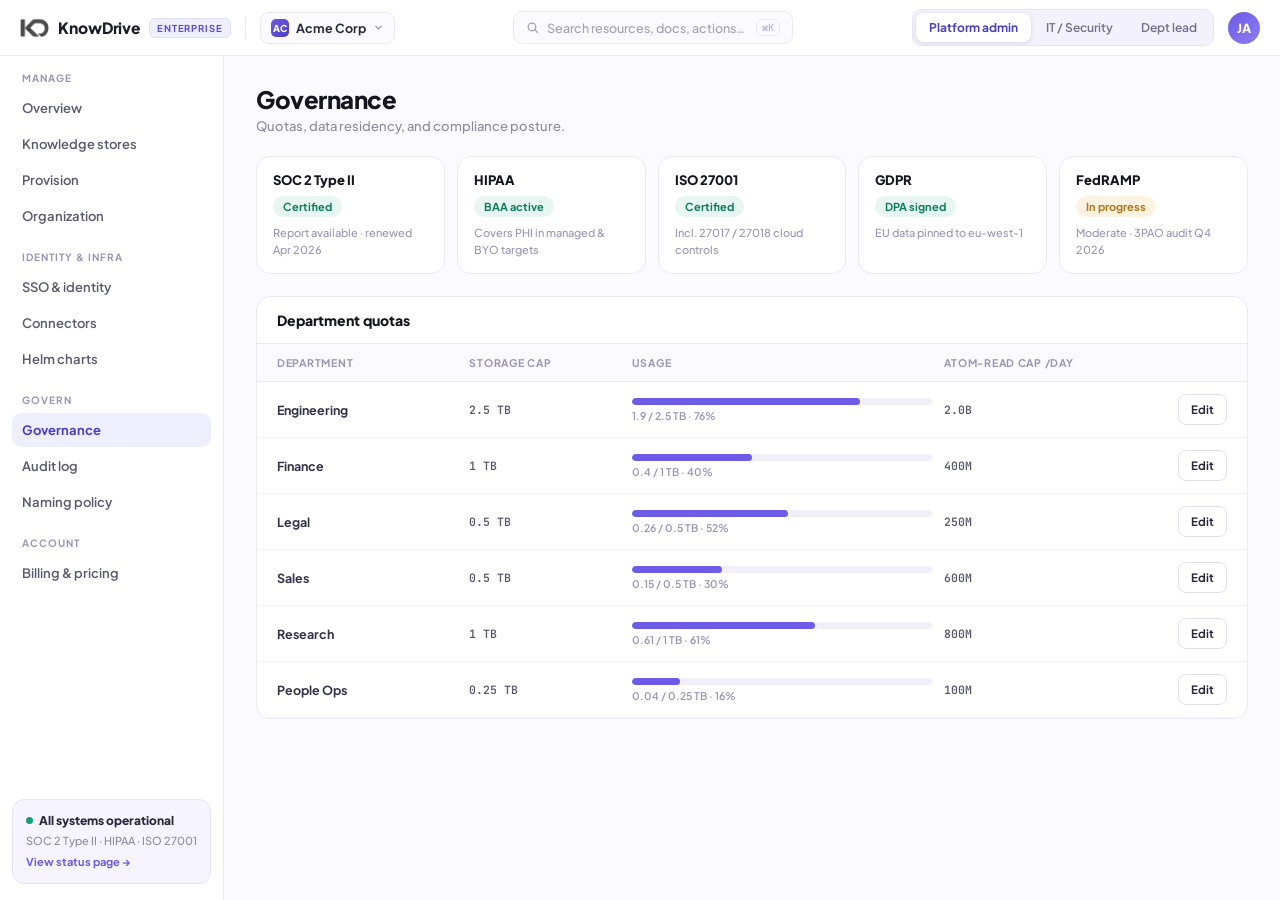
<file: site/governance.html>
<!DOCTYPE html>
<html lang="en">
<head>
<meta charset="utf-8">
<meta name="viewport" content="width=device-width, initial-scale=1">
<title>Governance — KnowDrive Enterprise Console</title>
<link rel="stylesheet" href="css/styles.css">
</head>
<body>

<header class="topbar">
  <a class="brand" href="index.html">
    <img src="assets/logo.png" alt="KnowDrive">
    <b>KnowDrive</b>
    <span class="tag">ENTERPRISE</span>
  </a>
  <span class="vline"></span>
  <div class="orgwrap">
    <button class="orgbtn" type="button">
      <span class="oini" style="background:linear-gradient(135deg,#6C5CE7,#4B3FC4);">AC</span>
      <span class="oname">Acme Corp</span>
      <svg width="11" height="11" viewBox="0 0 24 24" fill="none" stroke="#8C8C9E" stroke-width="2.6" stroke-linecap="round" stroke-linejoin="round"><path d="m6 9 6 6 6-6"/></svg>
    </button>
    <div class="orgmenu hidden">
      <div class="mlabel">Switch organization</div>
      <button class="orgopt" type="button" data-org="acme"><span class="oini" style="background:linear-gradient(135deg,#6C5CE7,#4B3FC4);">AC</span><span><span class="oname">Acme Corp</span><span class="osub">412 members · 6 stores</span></span><span class="check">✓</span></button>
      <button class="orgopt" type="button" data-org="northwind"><span class="oini" style="background:linear-gradient(135deg,#12A07A,#0B7C63);">NL</span><span><span class="oname">Northwind Labs</span><span class="osub">38 members · 2 stores</span></span><span class="check">✓</span></button>
      <button class="orgopt" type="button" data-org="recourse"><span class="oini" style="background:linear-gradient(135deg,#2A6FDB,#1B4FA8);">RS</span><span><span class="oname">Recourse Software</span><span class="osub">9 members · 1 store</span></span><span class="check">✓</span></button>
    </div>
  </div>
  <span class="spacer"></span>
  <button class="searchbtn" type="button">
    <svg width="13" height="13" viewBox="0 0 24 24" fill="none" stroke="#A1A1B2" stroke-width="2.4" stroke-linecap="round"><circle cx="11" cy="11" r="7"/><path d="m21 21-4.3-4.3"/></svg>
    Search resources, docs, actions…
    <kbd>⌘K</kbd>
  </button>
  <span class="spacer"></span>
  <div class="roleseg">
    <button type="button" data-role="platform">Platform admin</button>
    <button type="button" data-role="security">IT / Security</button>
    <button type="button" data-role="dept">Dept lead</button>
  </div>
  <a class="avatar" href="profile.html" title="Profile &amp; account">JA</a>
</header>

<div class="frame">
  <aside class="sidebar">

      <div class="navsec">
        <div class="ntitle">Manage</div>
        <div class="nitems">
          <a class="navitem" data-roles="platform security dept" href="index.html">Overview</a>
          <a class="navitem" data-roles="platform dept" href="stores.html">Knowledge stores</a>
          <a class="navitem" data-roles="platform dept" href="provision.html">Provision</a>
          <a class="navitem" data-roles="platform security" href="organization.html">Organization</a>
        </div>
      </div>

      <div class="navsec">
        <div class="ntitle">Identity & infra</div>
        <div class="nitems">
          <a class="navitem" data-roles="platform security" href="sso.html">SSO & identity</a>
          <a class="navitem" data-roles="platform security" href="connectors.html">Connectors</a>
          <a class="navitem" data-roles="platform security" href="helm.html">Helm charts</a>
        </div>
      </div>

      <div class="navsec">
        <div class="ntitle">Govern</div>
        <div class="nitems">
          <a class="navitem active" data-roles="platform security" href="governance.html">Governance</a>
          <a class="navitem" data-roles="platform security" href="audit.html">Audit log</a>
          <a class="navitem" data-roles="platform security" href="naming.html">Naming policy</a>
        </div>
      </div>

      <div class="navsec">
        <div class="ntitle">Account</div>
        <div class="nitems">
          <a class="navitem" data-roles="platform dept" href="billing.html">Billing & pricing</a>
        </div>
      </div>
    <a class="statusbox" href="status.html">
      <span class="srow"><span class="sdot"></span>All systems operational</span>
      <span class="ssub">SOC 2 Type II · HIPAA · ISO 27001</span>
      <span class="slink">View status page →</span>
    </a>
  </aside>
  <main class="main">
    <div class="content">

<h1 class="pt">Governance</h1>
<div class="psub" style="margin-bottom:22px;">Quotas, data residency, and compliance posture.</div>
<div style="display:grid; grid-template-columns:repeat(5,1fr); gap:12px;" class="section-gap">
  <div class="card" style="padding:15px 16px;"><div style="font:800 13px 'Plus Jakarta Sans';">SOC 2 Type II</div><span class="chip green" style="margin-top:8px;">Certified</span><div style="font:500 11px 'Plus Jakarta Sans'; color:#9A95B5; margin-top:8px; line-height:1.5;">Report available · renewed Apr 2026</div></div>
  <div class="card" style="padding:15px 16px;"><div style="font:800 13px 'Plus Jakarta Sans';">HIPAA</div><span class="chip green" style="margin-top:8px;">BAA active</span><div style="font:500 11px 'Plus Jakarta Sans'; color:#9A95B5; margin-top:8px; line-height:1.5;">Covers PHI in managed & BYO targets</div></div>
  <div class="card" style="padding:15px 16px;"><div style="font:800 13px 'Plus Jakarta Sans';">ISO 27001</div><span class="chip green" style="margin-top:8px;">Certified</span><div style="font:500 11px 'Plus Jakarta Sans'; color:#9A95B5; margin-top:8px; line-height:1.5;">Incl. 27017 / 27018 cloud controls</div></div>
  <div class="card" style="padding:15px 16px;"><div style="font:800 13px 'Plus Jakarta Sans';">GDPR</div><span class="chip green" style="margin-top:8px;">DPA signed</span><div style="font:500 11px 'Plus Jakarta Sans'; color:#9A95B5; margin-top:8px; line-height:1.5;">EU data pinned to eu-west-1</div></div>
  <div class="card" style="padding:15px 16px;"><div style="font:800 13px 'Plus Jakarta Sans';">FedRAMP</div><span class="chip amber" style="margin-top:8px;">In progress</span><div style="font:500 11px 'Plus Jakarta Sans'; color:#9A95B5; margin-top:8px; line-height:1.5;">Moderate · 3PAO audit Q4 2026</div></div>
</div>
<div class="card" style="overflow:hidden;">
  <div style="padding:14px 20px; border-bottom:1px solid #ECE9F7;" class="ctitle">Department quotas</div>
  <div class="thead" style="grid-template-columns:1.2fr 1fr 2fr 1fr .8fr;"><span>Department</span><span>Storage cap</span><span>Usage</span><span>Atom-read cap /day</span><span></span></div>
  <div class="trow" style="grid-template-columns:1.2fr 1fr 2fr 1fr .8fr;">
    <span class="td b" style="font-weight:700;">Engineering</span><span class="td mono2" style="font-weight:600; color:#5A5A6E;">2.5 TB</span>
    <div><div class="bar"><div class="fill" style="width:76%;"></div></div><div style="font:600 10.5px 'Plus Jakarta Sans'; color:#9A95B5; margin-top:4px;">1.9 / 2.5 TB · 76%</div></div>
    <span class="td mono2" style="font-weight:600; color:#5A5A6E;">2.0B</span>
    <button class="btn ghost sm" type="button" style="justify-self:end;">Edit</button>
  </div>
  <div class="trow" style="grid-template-columns:1.2fr 1fr 2fr 1fr .8fr;">
    <span class="td b" style="font-weight:700;">Finance</span><span class="td mono2" style="font-weight:600; color:#5A5A6E;">1 TB</span>
    <div><div class="bar"><div class="fill" style="width:40%;"></div></div><div style="font:600 10.5px 'Plus Jakarta Sans'; color:#9A95B5; margin-top:4px;">0.4 / 1 TB · 40%</div></div>
    <span class="td mono2" style="font-weight:600; color:#5A5A6E;">400M</span>
    <button class="btn ghost sm" type="button" style="justify-self:end;">Edit</button>
  </div>
  <div class="trow" style="grid-template-columns:1.2fr 1fr 2fr 1fr .8fr;">
    <span class="td b" style="font-weight:700;">Legal</span><span class="td mono2" style="font-weight:600; color:#5A5A6E;">0.5 TB</span>
    <div><div class="bar"><div class="fill" style="width:52%;"></div></div><div style="font:600 10.5px 'Plus Jakarta Sans'; color:#9A95B5; margin-top:4px;">0.26 / 0.5 TB · 52%</div></div>
    <span class="td mono2" style="font-weight:600; color:#5A5A6E;">250M</span>
    <button class="btn ghost sm" type="button" style="justify-self:end;">Edit</button>
  </div>
  <div class="trow" style="grid-template-columns:1.2fr 1fr 2fr 1fr .8fr;">
    <span class="td b" style="font-weight:700;">Sales</span><span class="td mono2" style="font-weight:600; color:#5A5A6E;">0.5 TB</span>
    <div><div class="bar"><div class="fill" style="width:30%;"></div></div><div style="font:600 10.5px 'Plus Jakarta Sans'; color:#9A95B5; margin-top:4px;">0.15 / 0.5 TB · 30%</div></div>
    <span class="td mono2" style="font-weight:600; color:#5A5A6E;">600M</span>
    <button class="btn ghost sm" type="button" style="justify-self:end;">Edit</button>
  </div>
  <div class="trow" style="grid-template-columns:1.2fr 1fr 2fr 1fr .8fr;">
    <span class="td b" style="font-weight:700;">Research</span><span class="td mono2" style="font-weight:600; color:#5A5A6E;">1 TB</span>
    <div><div class="bar"><div class="fill" style="width:61%;"></div></div><div style="font:600 10.5px 'Plus Jakarta Sans'; color:#9A95B5; margin-top:4px;">0.61 / 1 TB · 61%</div></div>
    <span class="td mono2" style="font-weight:600; color:#5A5A6E;">800M</span>
    <button class="btn ghost sm" type="button" style="justify-self:end;">Edit</button>
  </div>
  <div class="trow" style="grid-template-columns:1.2fr 1fr 2fr 1fr .8fr;">
    <span class="td b" style="font-weight:700;">People Ops</span><span class="td mono2" style="font-weight:600; color:#5A5A6E;">0.25 TB</span>
    <div><div class="bar"><div class="fill" style="width:16%;"></div></div><div style="font:600 10.5px 'Plus Jakarta Sans'; color:#9A95B5; margin-top:4px;">0.04 / 0.25 TB · 16%</div></div>
    <span class="td mono2" style="font-weight:600; color:#5A5A6E;">100M</span>
    <button class="btn ghost sm" type="button" style="justify-self:end;">Edit</button>
  </div>
</div>
    </div>
  </main>
</div>

<script src="js/shell.js"></script>
</body>
</html>
</file>
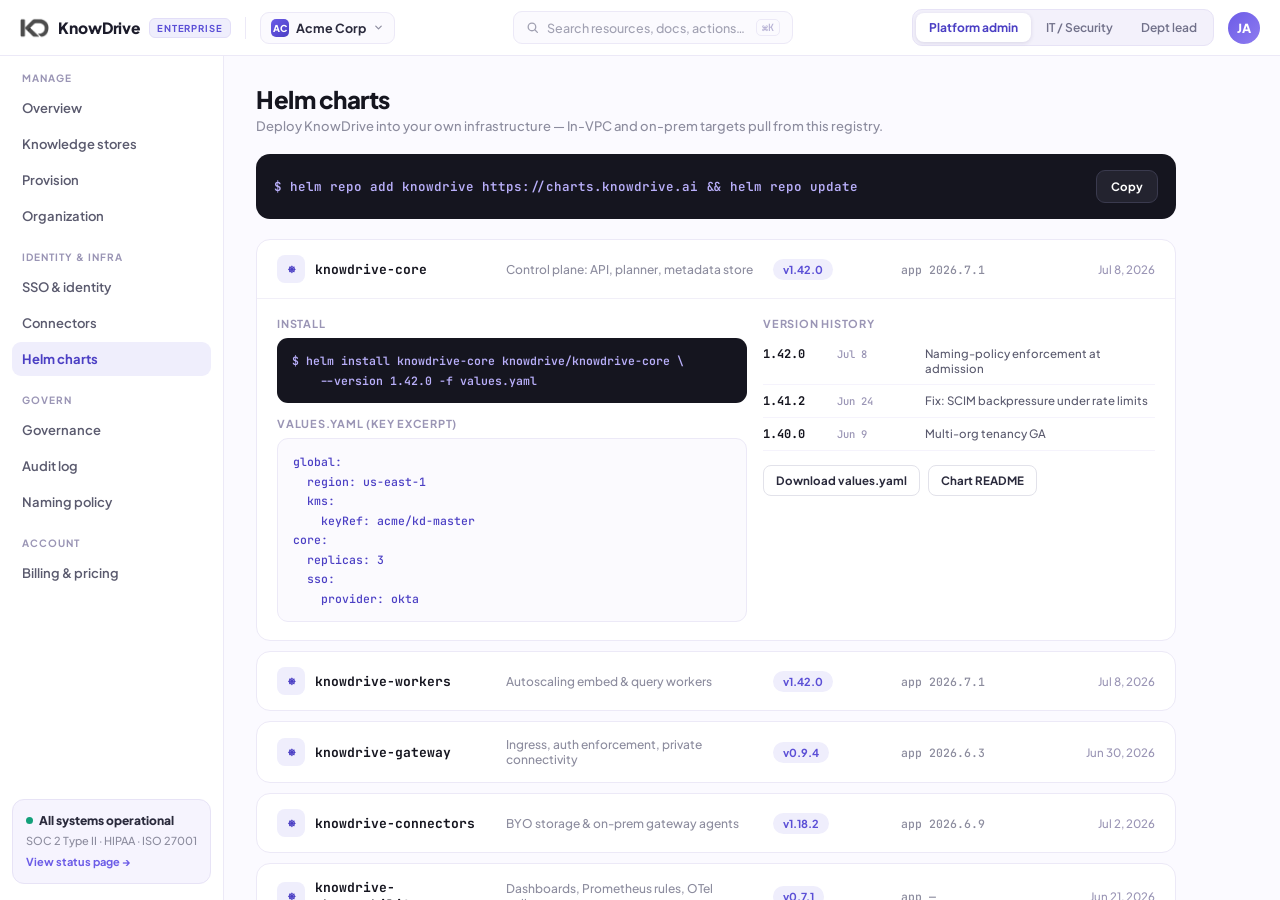
<file: site/helm.html>
<!DOCTYPE html>
<html lang="en">
<head>
<meta charset="utf-8">
<meta name="viewport" content="width=device-width, initial-scale=1">
<title>Helm charts — KnowDrive Enterprise Console</title>
<link rel="stylesheet" href="css/styles.css">
</head>
<body>

<header class="topbar">
  <a class="brand" href="index.html">
    <img src="assets/logo.png" alt="KnowDrive">
    <b>KnowDrive</b>
    <span class="tag">ENTERPRISE</span>
  </a>
  <span class="vline"></span>
  <div class="orgwrap">
    <button class="orgbtn" type="button">
      <span class="oini" style="background:linear-gradient(135deg,#6C5CE7,#4B3FC4);">AC</span>
      <span class="oname">Acme Corp</span>
      <svg width="11" height="11" viewBox="0 0 24 24" fill="none" stroke="#8C8C9E" stroke-width="2.6" stroke-linecap="round" stroke-linejoin="round"><path d="m6 9 6 6 6-6"/></svg>
    </button>
    <div class="orgmenu hidden">
      <div class="mlabel">Switch organization</div>
      <button class="orgopt" type="button" data-org="acme"><span class="oini" style="background:linear-gradient(135deg,#6C5CE7,#4B3FC4);">AC</span><span><span class="oname">Acme Corp</span><span class="osub">412 members · 6 stores</span></span><span class="check">✓</span></button>
      <button class="orgopt" type="button" data-org="northwind"><span class="oini" style="background:linear-gradient(135deg,#12A07A,#0B7C63);">NL</span><span><span class="oname">Northwind Labs</span><span class="osub">38 members · 2 stores</span></span><span class="check">✓</span></button>
      <button class="orgopt" type="button" data-org="recourse"><span class="oini" style="background:linear-gradient(135deg,#2A6FDB,#1B4FA8);">RS</span><span><span class="oname">Recourse Software</span><span class="osub">9 members · 1 store</span></span><span class="check">✓</span></button>
    </div>
  </div>
  <span class="spacer"></span>
  <button class="searchbtn" type="button">
    <svg width="13" height="13" viewBox="0 0 24 24" fill="none" stroke="#A1A1B2" stroke-width="2.4" stroke-linecap="round"><circle cx="11" cy="11" r="7"/><path d="m21 21-4.3-4.3"/></svg>
    Search resources, docs, actions…
    <kbd>⌘K</kbd>
  </button>
  <span class="spacer"></span>
  <div class="roleseg">
    <button type="button" data-role="platform">Platform admin</button>
    <button type="button" data-role="security">IT / Security</button>
    <button type="button" data-role="dept">Dept lead</button>
  </div>
  <a class="avatar" href="profile.html" title="Profile &amp; account">JA</a>
</header>

<div class="frame">
  <aside class="sidebar">

      <div class="navsec">
        <div class="ntitle">Manage</div>
        <div class="nitems">
          <a class="navitem" data-roles="platform security dept" href="index.html">Overview</a>
          <a class="navitem" data-roles="platform dept" href="stores.html">Knowledge stores</a>
          <a class="navitem" data-roles="platform dept" href="provision.html">Provision</a>
          <a class="navitem" data-roles="platform security" href="organization.html">Organization</a>
        </div>
      </div>

      <div class="navsec">
        <div class="ntitle">Identity & infra</div>
        <div class="nitems">
          <a class="navitem" data-roles="platform security" href="sso.html">SSO & identity</a>
          <a class="navitem" data-roles="platform security" href="connectors.html">Connectors</a>
          <a class="navitem active" data-roles="platform security" href="helm.html">Helm charts</a>
        </div>
      </div>

      <div class="navsec">
        <div class="ntitle">Govern</div>
        <div class="nitems">
          <a class="navitem" data-roles="platform security" href="governance.html">Governance</a>
          <a class="navitem" data-roles="platform security" href="audit.html">Audit log</a>
          <a class="navitem" data-roles="platform security" href="naming.html">Naming policy</a>
        </div>
      </div>

      <div class="navsec">
        <div class="ntitle">Account</div>
        <div class="nitems">
          <a class="navitem" data-roles="platform dept" href="billing.html">Billing & pricing</a>
        </div>
      </div>
    <a class="statusbox" href="status.html">
      <span class="srow"><span class="sdot"></span>All systems operational</span>
      <span class="ssub">SOC 2 Type II · HIPAA · ISO 27001</span>
      <span class="slink">View status page →</span>
    </a>
  </aside>
  <main class="main">
    <div class="content">

<div style="max-width:920px;">
  <h1 class="pt">Helm charts</h1>
  <div class="psub" style="margin-bottom:20px;">Deploy KnowDrive into your own infrastructure — In-VPC and on-prem targets pull from this registry.</div>
  <div style="background:#15151F; border-radius:14px; padding:16px 18px; display:flex; align-items:center; gap:14px; margin-bottom:20px;">
    <span style="font:600 12.5px 'JetBrains Mono'; color:#B9AFFA; overflow-x:auto; white-space:nowrap;">$ helm repo add knowdrive https://charts.knowdrive.ai &amp;&amp; helm repo update</span>
    <button id="helmCopy" type="button" style="margin-left:auto; flex:none; padding:8px 14px; border:1px solid #3A3A4E; border-radius:9px; background:#23232F; cursor:pointer; font:700 11.5px 'Plus Jakarta Sans'; color:#fff; white-space:nowrap;">Copy</button>
  </div>
  <div style="display:flex; flex-direction:column; gap:10px;">
  <div class="card hchart" style="overflow:hidden;">
    <div class="hhead" style="display:grid; grid-template-columns:1.7fr 2fr .9fr .9fr 1fr; gap:14px; align-items:center; padding:15px 20px; cursor:pointer;">
      <span style="display:flex; align-items:center; gap:10px;"><span style="flex:none; width:28px; height:28px; border-radius:8px; background:#EFEEFC; color:#4B3FC4; display:flex; align-items:center; justify-content:center; font:800 12px 'JetBrains Mono';">⎈</span><span style="font:700 13px 'JetBrains Mono';">knowdrive-core</span></span>
      <span style="font:500 12px 'Plus Jakarta Sans'; color:#8C8C9E;">Control plane: API, planner, metadata store</span>
      <span class="chip violet">v1.42.0</span>
      <span class="td mono2">app 2026.7.1</span>
      <span style="font:500 11.5px 'Plus Jakarta Sans'; color:#9A95B5; text-align:right;">Jul 8, 2026</span>
    </div>
    <div class="hdetail" style="border-top:1px solid #F1EFF8; padding:18px 20px;">
      <div style="display:grid; grid-template-columns:1.2fr 1fr; gap:16px;">
        <div>
          <div style="font:700 11px 'Plus Jakarta Sans'; letter-spacing:.07em; text-transform:uppercase; color:#9A95B5; margin-bottom:8px;">Install</div>
          <div class="codeblock">$ helm install knowdrive-core knowdrive/knowdrive-core \
    --version 1.42.0 -f values.yaml</div>
          <div style="font:700 11px 'Plus Jakarta Sans'; letter-spacing:.07em; text-transform:uppercase; color:#9A95B5; margin:14px 0 8px;">values.yaml (key excerpt)</div>
          <div class="codeblock lite">global:
  region: us-east-1
  kms:
    keyRef: acme/kd-master
core:
  replicas: 3
  sso:
    provider: okta</div>
        </div>
        <div>
          <div style="font:700 11px 'Plus Jakarta Sans'; letter-spacing:.07em; text-transform:uppercase; color:#9A95B5; margin-bottom:8px;">Version history</div>
          <div style="display:flex; gap:10px; align-items:baseline; padding:8px 0; border-bottom:1px solid #F5F3FC;"><span style="flex:none; font:700 12px 'JetBrains Mono'; width:64px;">1.42.0</span><span style="flex:none; font:500 10.5px 'JetBrains Mono'; color:#9A95B5; width:78px;">Jul 8</span><span style="font:500 11.5px 'Plus Jakarta Sans'; color:#5A5A6E;">Naming-policy enforcement at admission</span></div><div style="display:flex; gap:10px; align-items:baseline; padding:8px 0; border-bottom:1px solid #F5F3FC;"><span style="flex:none; font:700 12px 'JetBrains Mono'; width:64px;">1.41.2</span><span style="flex:none; font:500 10.5px 'JetBrains Mono'; color:#9A95B5; width:78px;">Jun 24</span><span style="font:500 11.5px 'Plus Jakarta Sans'; color:#5A5A6E;">Fix: SCIM backpressure under rate limits</span></div><div style="display:flex; gap:10px; align-items:baseline; padding:8px 0; border-bottom:1px solid #F5F3FC;"><span style="flex:none; font:700 12px 'JetBrains Mono'; width:64px;">1.40.0</span><span style="flex:none; font:500 10.5px 'JetBrains Mono'; color:#9A95B5; width:78px;">Jun 9</span><span style="font:500 11.5px 'Plus Jakarta Sans'; color:#5A5A6E;">Multi-org tenancy GA</span></div>
          <div style="display:flex; gap:8px; margin-top:14px;">
            <button class="btn ghost sm" type="button">Download values.yaml</button>
            <button class="btn ghost sm" type="button">Chart README</button>
          </div>
        </div>
      </div>
    </div>
  </div>
  <div class="card hchart" style="overflow:hidden;">
    <div class="hhead" style="display:grid; grid-template-columns:1.7fr 2fr .9fr .9fr 1fr; gap:14px; align-items:center; padding:15px 20px; cursor:pointer;">
      <span style="display:flex; align-items:center; gap:10px;"><span style="flex:none; width:28px; height:28px; border-radius:8px; background:#EFEEFC; color:#4B3FC4; display:flex; align-items:center; justify-content:center; font:800 12px 'JetBrains Mono';">⎈</span><span style="font:700 13px 'JetBrains Mono';">knowdrive-workers</span></span>
      <span style="font:500 12px 'Plus Jakarta Sans'; color:#8C8C9E;">Autoscaling embed & query workers</span>
      <span class="chip violet">v1.42.0</span>
      <span class="td mono2">app 2026.7.1</span>
      <span style="font:500 11.5px 'Plus Jakarta Sans'; color:#9A95B5; text-align:right;">Jul 8, 2026</span>
    </div>
    <div class="hdetail hidden" style="border-top:1px solid #F1EFF8; padding:18px 20px;">
      <div style="display:grid; grid-template-columns:1.2fr 1fr; gap:16px;">
        <div>
          <div style="font:700 11px 'Plus Jakarta Sans'; letter-spacing:.07em; text-transform:uppercase; color:#9A95B5; margin-bottom:8px;">Install</div>
          <div class="codeblock">$ helm install knowdrive-workers knowdrive/knowdrive-workers \
    --version 1.42.0 -f values.yaml</div>
          <div style="font:700 11px 'Plus Jakarta Sans'; letter-spacing:.07em; text-transform:uppercase; color:#9A95B5; margin:14px 0 8px;">values.yaml (key excerpt)</div>
          <div class="codeblock lite">workers:
  autoscale: true
  minReplicas: 2
  maxReplicas: 24
  gpu:
    enabled: false</div>
        </div>
        <div>
          <div style="font:700 11px 'Plus Jakarta Sans'; letter-spacing:.07em; text-transform:uppercase; color:#9A95B5; margin-bottom:8px;">Version history</div>
          <div style="display:flex; gap:10px; align-items:baseline; padding:8px 0; border-bottom:1px solid #F5F3FC;"><span style="flex:none; font:700 12px 'JetBrains Mono'; width:64px;">1.42.0</span><span style="flex:none; font:500 10.5px 'JetBrains Mono'; color:#9A95B5; width:78px;">Jul 8</span><span style="font:500 11.5px 'Plus Jakarta Sans'; color:#5A5A6E;">Quota-aware autoscaling caps</span></div><div style="display:flex; gap:10px; align-items:baseline; padding:8px 0; border-bottom:1px solid #F5F3FC;"><span style="flex:none; font:700 12px 'JetBrains Mono'; width:64px;">1.41.0</span><span style="flex:none; font:500 10.5px 'JetBrains Mono'; color:#9A95B5; width:78px;">Jun 18</span><span style="font:500 11.5px 'Plus Jakarta Sans'; color:#5A5A6E;">Hybrid sparse retrieval workers</span></div><div style="display:flex; gap:10px; align-items:baseline; padding:8px 0; border-bottom:1px solid #F5F3FC;"><span style="flex:none; font:700 12px 'JetBrains Mono'; width:64px;">1.39.3</span><span style="flex:none; font:500 10.5px 'JetBrains Mono'; color:#9A95B5; width:78px;">May 30</span><span style="font:500 11.5px 'Plus Jakarta Sans'; color:#5A5A6E;">Fix: OOM on 3072-dim batches</span></div>
          <div style="display:flex; gap:8px; margin-top:14px;">
            <button class="btn ghost sm" type="button">Download values.yaml</button>
            <button class="btn ghost sm" type="button">Chart README</button>
          </div>
        </div>
      </div>
    </div>
  </div>
  <div class="card hchart" style="overflow:hidden;">
    <div class="hhead" style="display:grid; grid-template-columns:1.7fr 2fr .9fr .9fr 1fr; gap:14px; align-items:center; padding:15px 20px; cursor:pointer;">
      <span style="display:flex; align-items:center; gap:10px;"><span style="flex:none; width:28px; height:28px; border-radius:8px; background:#EFEEFC; color:#4B3FC4; display:flex; align-items:center; justify-content:center; font:800 12px 'JetBrains Mono';">⎈</span><span style="font:700 13px 'JetBrains Mono';">knowdrive-gateway</span></span>
      <span style="font:500 12px 'Plus Jakarta Sans'; color:#8C8C9E;">Ingress, auth enforcement, private connectivity</span>
      <span class="chip violet">v0.9.4</span>
      <span class="td mono2">app 2026.6.3</span>
      <span style="font:500 11.5px 'Plus Jakarta Sans'; color:#9A95B5; text-align:right;">Jun 30, 2026</span>
    </div>
    <div class="hdetail hidden" style="border-top:1px solid #F1EFF8; padding:18px 20px;">
      <div style="display:grid; grid-template-columns:1.2fr 1fr; gap:16px;">
        <div>
          <div style="font:700 11px 'Plus Jakarta Sans'; letter-spacing:.07em; text-transform:uppercase; color:#9A95B5; margin-bottom:8px;">Install</div>
          <div class="codeblock">$ helm install knowdrive-gateway knowdrive/knowdrive-gateway \
    --version 0.9.4 -f values.yaml</div>
          <div style="font:700 11px 'Plus Jakarta Sans'; letter-spacing:.07em; text-transform:uppercase; color:#9A95B5; margin:14px 0 8px;">values.yaml (key excerpt)</div>
          <div class="codeblock lite">gateway:
  privateLink: true
  tls:
    certSecret: kd-gateway-tls
  audit:
    exportTo: s3://acme-audit</div>
        </div>
        <div>
          <div style="font:700 11px 'Plus Jakarta Sans'; letter-spacing:.07em; text-transform:uppercase; color:#9A95B5; margin-bottom:8px;">Version history</div>
          <div style="display:flex; gap:10px; align-items:baseline; padding:8px 0; border-bottom:1px solid #F5F3FC;"><span style="flex:none; font:700 12px 'JetBrains Mono'; width:64px;">0.9.4</span><span style="flex:none; font:500 10.5px 'JetBrains Mono'; color:#9A95B5; width:78px;">Jun 30</span><span style="font:500 11.5px 'Plus Jakarta Sans'; color:#5A5A6E;">mTLS between gateway and workers</span></div><div style="display:flex; gap:10px; align-items:baseline; padding:8px 0; border-bottom:1px solid #F5F3FC;"><span style="flex:none; font:700 12px 'JetBrains Mono'; width:64px;">0.9.2</span><span style="flex:none; font:500 10.5px 'JetBrains Mono'; color:#9A95B5; width:78px;">Jun 12</span><span style="font:500 11.5px 'Plus Jakarta Sans'; color:#5A5A6E;">Private Service Connect support</span></div><div style="display:flex; gap:10px; align-items:baseline; padding:8px 0; border-bottom:1px solid #F5F3FC;"><span style="flex:none; font:700 12px 'JetBrains Mono'; width:64px;">0.9.0</span><span style="flex:none; font:500 10.5px 'JetBrains Mono'; color:#9A95B5; width:78px;">May 27</span><span style="font:500 11.5px 'Plus Jakarta Sans'; color:#5A5A6E;">Initial PrivateLink GA</span></div>
          <div style="display:flex; gap:8px; margin-top:14px;">
            <button class="btn ghost sm" type="button">Download values.yaml</button>
            <button class="btn ghost sm" type="button">Chart README</button>
          </div>
        </div>
      </div>
    </div>
  </div>
  <div class="card hchart" style="overflow:hidden;">
    <div class="hhead" style="display:grid; grid-template-columns:1.7fr 2fr .9fr .9fr 1fr; gap:14px; align-items:center; padding:15px 20px; cursor:pointer;">
      <span style="display:flex; align-items:center; gap:10px;"><span style="flex:none; width:28px; height:28px; border-radius:8px; background:#EFEEFC; color:#4B3FC4; display:flex; align-items:center; justify-content:center; font:800 12px 'JetBrains Mono';">⎈</span><span style="font:700 13px 'JetBrains Mono';">knowdrive-connectors</span></span>
      <span style="font:500 12px 'Plus Jakarta Sans'; color:#8C8C9E;">BYO storage & on-prem gateway agents</span>
      <span class="chip violet">v1.18.2</span>
      <span class="td mono2">app 2026.6.9</span>
      <span style="font:500 11.5px 'Plus Jakarta Sans'; color:#9A95B5; text-align:right;">Jul 2, 2026</span>
    </div>
    <div class="hdetail hidden" style="border-top:1px solid #F1EFF8; padding:18px 20px;">
      <div style="display:grid; grid-template-columns:1.2fr 1fr; gap:16px;">
        <div>
          <div style="font:700 11px 'Plus Jakarta Sans'; letter-spacing:.07em; text-transform:uppercase; color:#9A95B5; margin-bottom:8px;">Install</div>
          <div class="codeblock">$ helm install knowdrive-connectors knowdrive/knowdrive-connectors \
    --version 1.18.2 -f values.yaml</div>
          <div style="font:700 11px 'Plus Jakarta Sans'; letter-spacing:.07em; text-transform:uppercase; color:#9A95B5; margin:14px 0 8px;">values.yaml (key excerpt)</div>
          <div class="codeblock lite">connectors:
  s3:
    roleArn: arn:aws:iam::…:role/kd-access
  rotation:
    intervalDays: 30</div>
        </div>
        <div>
          <div style="font:700 11px 'Plus Jakarta Sans'; letter-spacing:.07em; text-transform:uppercase; color:#9A95B5; margin-bottom:8px;">Version history</div>
          <div style="display:flex; gap:10px; align-items:baseline; padding:8px 0; border-bottom:1px solid #F5F3FC;"><span style="flex:none; font:700 12px 'JetBrains Mono'; width:64px;">1.18.2</span><span style="flex:none; font:500 10.5px 'JetBrains Mono'; color:#9A95B5; width:78px;">Jul 2</span><span style="font:500 11.5px 'Plus Jakarta Sans'; color:#5A5A6E;">Fix: credential rotation stall (RCA 2026-05-27)</span></div><div style="display:flex; gap:10px; align-items:baseline; padding:8px 0; border-bottom:1px solid #F5F3FC;"><span style="flex:none; font:700 12px 'JetBrains Mono'; width:64px;">1.18.0</span><span style="flex:none; font:500 10.5px 'JetBrains Mono'; color:#9A95B5; width:78px;">Jun 20</span><span style="font:500 11.5px 'Plus Jakarta Sans'; color:#5A5A6E;">Azure Blob managed identity</span></div><div style="display:flex; gap:10px; align-items:baseline; padding:8px 0; border-bottom:1px solid #F5F3FC;"><span style="flex:none; font:700 12px 'JetBrains Mono'; width:64px;">1.17.1</span><span style="flex:none; font:500 10.5px 'JetBrains Mono'; color:#9A95B5; width:78px;">Jun 3</span><span style="font:500 11.5px 'Plus Jakarta Sans'; color:#5A5A6E;">GCS workload identity federation</span></div>
          <div style="display:flex; gap:8px; margin-top:14px;">
            <button class="btn ghost sm" type="button">Download values.yaml</button>
            <button class="btn ghost sm" type="button">Chart README</button>
          </div>
        </div>
      </div>
    </div>
  </div>
  <div class="card hchart" style="overflow:hidden;">
    <div class="hhead" style="display:grid; grid-template-columns:1.7fr 2fr .9fr .9fr 1fr; gap:14px; align-items:center; padding:15px 20px; cursor:pointer;">
      <span style="display:flex; align-items:center; gap:10px;"><span style="flex:none; width:28px; height:28px; border-radius:8px; background:#EFEEFC; color:#4B3FC4; display:flex; align-items:center; justify-content:center; font:800 12px 'JetBrains Mono';">⎈</span><span style="font:700 13px 'JetBrains Mono';">knowdrive-observability</span></span>
      <span style="font:500 12px 'Plus Jakarta Sans'; color:#8C8C9E;">Dashboards, Prometheus rules, OTel collectors</span>
      <span class="chip violet">v0.7.1</span>
      <span class="td mono2">app —</span>
      <span style="font:500 11.5px 'Plus Jakarta Sans'; color:#9A95B5; text-align:right;">Jun 21, 2026</span>
    </div>
    <div class="hdetail hidden" style="border-top:1px solid #F1EFF8; padding:18px 20px;">
      <div style="display:grid; grid-template-columns:1.2fr 1fr; gap:16px;">
        <div>
          <div style="font:700 11px 'Plus Jakarta Sans'; letter-spacing:.07em; text-transform:uppercase; color:#9A95B5; margin-bottom:8px;">Install</div>
          <div class="codeblock">$ helm install knowdrive-observability knowdrive/knowdrive-observability \
    --version 0.7.1 -f values.yaml</div>
          <div style="font:700 11px 'Plus Jakarta Sans'; letter-spacing:.07em; text-transform:uppercase; color:#9A95B5; margin:14px 0 8px;">values.yaml (key excerpt)</div>
          <div class="codeblock lite">observability:
  prometheus: true
  otel:
    endpoint: otel.acme.internal:4317
  dashboards: grafana</div>
        </div>
        <div>
          <div style="font:700 11px 'Plus Jakarta Sans'; letter-spacing:.07em; text-transform:uppercase; color:#9A95B5; margin-bottom:8px;">Version history</div>
          <div style="display:flex; gap:10px; align-items:baseline; padding:8px 0; border-bottom:1px solid #F5F3FC;"><span style="flex:none; font:700 12px 'JetBrains Mono'; width:64px;">0.7.1</span><span style="flex:none; font:500 10.5px 'JetBrains Mono'; color:#9A95B5; width:78px;">Jun 21</span><span style="font:500 11.5px 'Plus Jakarta Sans'; color:#5A5A6E;">SLO burn-rate alerts</span></div><div style="display:flex; gap:10px; align-items:baseline; padding:8px 0; border-bottom:1px solid #F5F3FC;"><span style="flex:none; font:700 12px 'JetBrains Mono'; width:64px;">0.7.0</span><span style="flex:none; font:500 10.5px 'JetBrains Mono'; color:#9A95B5; width:78px;">Jun 7</span><span style="font:500 11.5px 'Plus Jakarta Sans'; color:#5A5A6E;">Per-store latency dashboards</span></div><div style="display:flex; gap:10px; align-items:baseline; padding:8px 0; border-bottom:1px solid #F5F3FC;"><span style="flex:none; font:700 12px 'JetBrains Mono'; width:64px;">0.6.4</span><span style="flex:none; font:500 10.5px 'JetBrains Mono'; color:#9A95B5; width:78px;">May 19</span><span style="font:500 11.5px 'Plus Jakarta Sans'; color:#5A5A6E;">Fix: OTel exporter memory leak</span></div>
          <div style="display:flex; gap:8px; margin-top:14px;">
            <button class="btn ghost sm" type="button">Download values.yaml</button>
            <button class="btn ghost sm" type="button">Chart README</button>
          </div>
        </div>
      </div>
    </div>
  </div>
  </div>
</div>
    </div>
  </main>
</div>

<script src="js/shell.js"></script>
<script>
document.getElementById('helmCopy').addEventListener('click', function () {
  var btn = this;
  try { navigator.clipboard.writeText('helm repo add knowdrive https://charts.knowdrive.ai && helm repo update'); } catch (e) {}
  btn.textContent = '✓ Copied';
  setTimeout(function () { btn.textContent = 'Copy'; }, 1800);
});
document.querySelectorAll('.hchart .hhead').forEach(function (head) {
  head.addEventListener('click', function () {
    var detail = head.parentElement.querySelector('.hdetail');
    var wasOpen = !detail.classList.contains('hidden');
    document.querySelectorAll('.hchart .hdetail').forEach(function (d) { d.classList.add('hidden'); });
    if (!wasOpen) detail.classList.remove('hidden');
  });
});
</script>
</body>
</html>
</file>
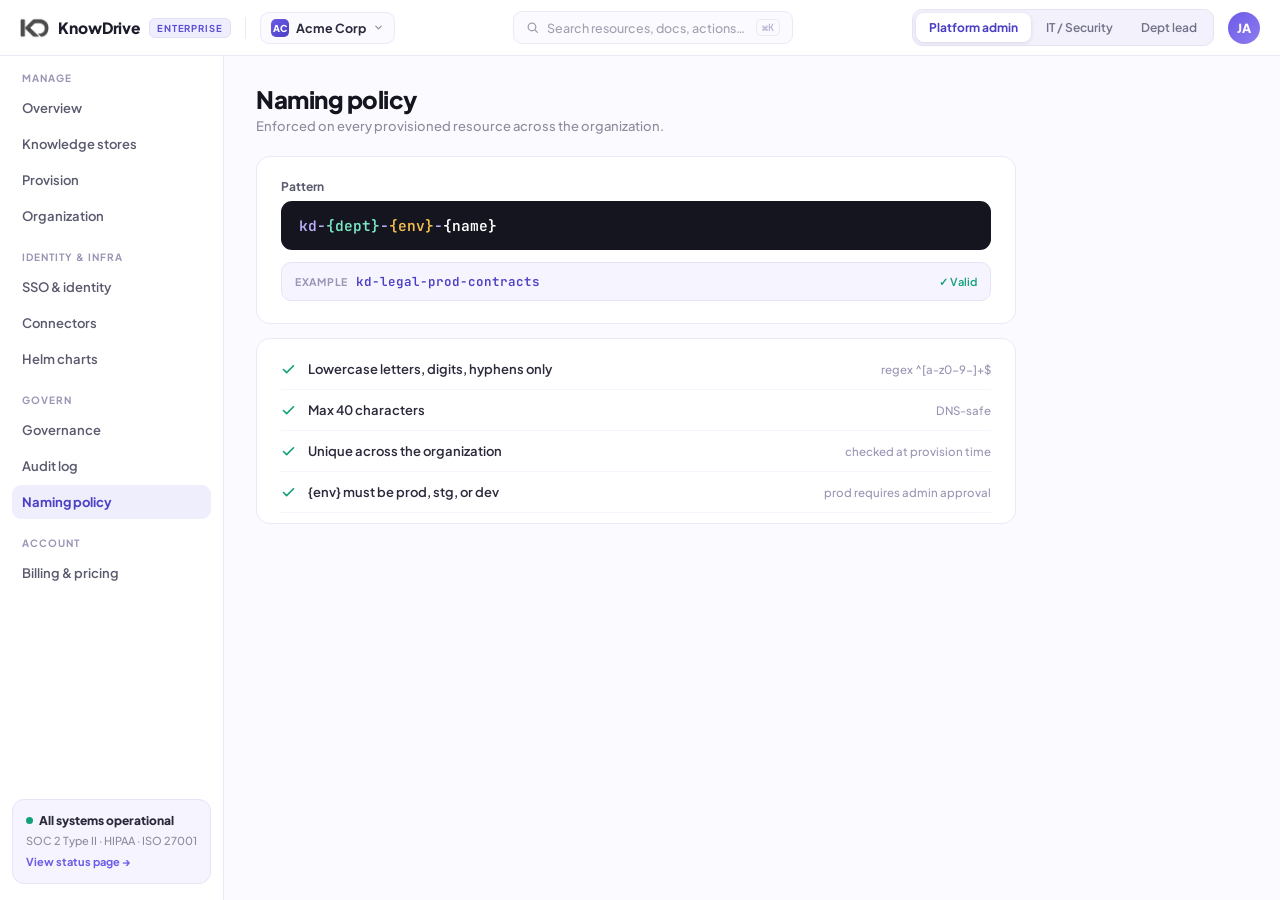
<file: site/naming.html>
<!DOCTYPE html>
<html lang="en">
<head>
<meta charset="utf-8">
<meta name="viewport" content="width=device-width, initial-scale=1">
<title>Naming policy — KnowDrive Enterprise Console</title>
<link rel="stylesheet" href="css/styles.css">
</head>
<body>

<header class="topbar">
  <a class="brand" href="index.html">
    <img src="assets/logo.png" alt="KnowDrive">
    <b>KnowDrive</b>
    <span class="tag">ENTERPRISE</span>
  </a>
  <span class="vline"></span>
  <div class="orgwrap">
    <button class="orgbtn" type="button">
      <span class="oini" style="background:linear-gradient(135deg,#6C5CE7,#4B3FC4);">AC</span>
      <span class="oname">Acme Corp</span>
      <svg width="11" height="11" viewBox="0 0 24 24" fill="none" stroke="#8C8C9E" stroke-width="2.6" stroke-linecap="round" stroke-linejoin="round"><path d="m6 9 6 6 6-6"/></svg>
    </button>
    <div class="orgmenu hidden">
      <div class="mlabel">Switch organization</div>
      <button class="orgopt" type="button" data-org="acme"><span class="oini" style="background:linear-gradient(135deg,#6C5CE7,#4B3FC4);">AC</span><span><span class="oname">Acme Corp</span><span class="osub">412 members · 6 stores</span></span><span class="check">✓</span></button>
      <button class="orgopt" type="button" data-org="northwind"><span class="oini" style="background:linear-gradient(135deg,#12A07A,#0B7C63);">NL</span><span><span class="oname">Northwind Labs</span><span class="osub">38 members · 2 stores</span></span><span class="check">✓</span></button>
      <button class="orgopt" type="button" data-org="recourse"><span class="oini" style="background:linear-gradient(135deg,#2A6FDB,#1B4FA8);">RS</span><span><span class="oname">Recourse Software</span><span class="osub">9 members · 1 store</span></span><span class="check">✓</span></button>
    </div>
  </div>
  <span class="spacer"></span>
  <button class="searchbtn" type="button">
    <svg width="13" height="13" viewBox="0 0 24 24" fill="none" stroke="#A1A1B2" stroke-width="2.4" stroke-linecap="round"><circle cx="11" cy="11" r="7"/><path d="m21 21-4.3-4.3"/></svg>
    Search resources, docs, actions…
    <kbd>⌘K</kbd>
  </button>
  <span class="spacer"></span>
  <div class="roleseg">
    <button type="button" data-role="platform">Platform admin</button>
    <button type="button" data-role="security">IT / Security</button>
    <button type="button" data-role="dept">Dept lead</button>
  </div>
  <a class="avatar" href="profile.html" title="Profile &amp; account">JA</a>
</header>

<div class="frame">
  <aside class="sidebar">

      <div class="navsec">
        <div class="ntitle">Manage</div>
        <div class="nitems">
          <a class="navitem" data-roles="platform security dept" href="index.html">Overview</a>
          <a class="navitem" data-roles="platform dept" href="stores.html">Knowledge stores</a>
          <a class="navitem" data-roles="platform dept" href="provision.html">Provision</a>
          <a class="navitem" data-roles="platform security" href="organization.html">Organization</a>
        </div>
      </div>

      <div class="navsec">
        <div class="ntitle">Identity & infra</div>
        <div class="nitems">
          <a class="navitem" data-roles="platform security" href="sso.html">SSO & identity</a>
          <a class="navitem" data-roles="platform security" href="connectors.html">Connectors</a>
          <a class="navitem" data-roles="platform security" href="helm.html">Helm charts</a>
        </div>
      </div>

      <div class="navsec">
        <div class="ntitle">Govern</div>
        <div class="nitems">
          <a class="navitem" data-roles="platform security" href="governance.html">Governance</a>
          <a class="navitem" data-roles="platform security" href="audit.html">Audit log</a>
          <a class="navitem active" data-roles="platform security" href="naming.html">Naming policy</a>
        </div>
      </div>

      <div class="navsec">
        <div class="ntitle">Account</div>
        <div class="nitems">
          <a class="navitem" data-roles="platform dept" href="billing.html">Billing & pricing</a>
        </div>
      </div>
    <a class="statusbox" href="status.html">
      <span class="srow"><span class="sdot"></span>All systems operational</span>
      <span class="ssub">SOC 2 Type II · HIPAA · ISO 27001</span>
      <span class="slink">View status page →</span>
    </a>
  </aside>
  <main class="main">
    <div class="content">

<div style="max-width:760px;">
  <h1 class="pt">Naming policy</h1>
  <div class="psub" style="margin-bottom:22px;">Enforced on every provisioned resource across the organization.</div>
  <div class="card" style="padding:22px 24px; margin-bottom:14px;">
    <div class="flabel">Pattern</div>
    <div style="background:#15151F; border-radius:11px; padding:15px 18px; font:600 14.5px 'JetBrains Mono'; color:#B9AFFA;">kd-<span style="color:#7CE7C4;">{dept}</span>-<span style="color:#F6BE4F;">{env}</span>-<span style="color:#fff;">{name}</span></div>
    <div class="idpill" style="margin-top:12px;"><span class="il">EXAMPLE</span><span class="iv">kd-legal-prod-contracts</span><span class="ok">✓ Valid</span></div>
  </div>
  <div class="card" style="padding:10px 24px;">
    <div style="display:flex; align-items:center; gap:12px; padding:12px 0; border-bottom:1px solid #F5F3FC;"><svg width="15" height="15" viewBox="0 0 24 24" fill="none" stroke="#12A07A" stroke-width="2.6" stroke-linecap="round" stroke-linejoin="round"><path d="M20 6 9 17l-5-5"/></svg><span style="font:600 13px 'Plus Jakarta Sans'; color:#2A2A3C;">Lowercase letters, digits, hyphens only</span><span style="margin-left:auto; font:500 11.5px 'Plus Jakarta Sans'; color:#9A95B5;">regex ^[a-z0-9-]+$</span></div>
    <div style="display:flex; align-items:center; gap:12px; padding:12px 0; border-bottom:1px solid #F5F3FC;"><svg width="15" height="15" viewBox="0 0 24 24" fill="none" stroke="#12A07A" stroke-width="2.6" stroke-linecap="round" stroke-linejoin="round"><path d="M20 6 9 17l-5-5"/></svg><span style="font:600 13px 'Plus Jakarta Sans'; color:#2A2A3C;">Max 40 characters</span><span style="margin-left:auto; font:500 11.5px 'Plus Jakarta Sans'; color:#9A95B5;">DNS-safe</span></div>
    <div style="display:flex; align-items:center; gap:12px; padding:12px 0; border-bottom:1px solid #F5F3FC;"><svg width="15" height="15" viewBox="0 0 24 24" fill="none" stroke="#12A07A" stroke-width="2.6" stroke-linecap="round" stroke-linejoin="round"><path d="M20 6 9 17l-5-5"/></svg><span style="font:600 13px 'Plus Jakarta Sans'; color:#2A2A3C;">Unique across the organization</span><span style="margin-left:auto; font:500 11.5px 'Plus Jakarta Sans'; color:#9A95B5;">checked at provision time</span></div>
    <div style="display:flex; align-items:center; gap:12px; padding:12px 0; border-bottom:1px solid #F5F3FC;"><svg width="15" height="15" viewBox="0 0 24 24" fill="none" stroke="#12A07A" stroke-width="2.6" stroke-linecap="round" stroke-linejoin="round"><path d="M20 6 9 17l-5-5"/></svg><span style="font:600 13px 'Plus Jakarta Sans'; color:#2A2A3C;">{env} must be prod, stg, or dev</span><span style="margin-left:auto; font:500 11.5px 'Plus Jakarta Sans'; color:#9A95B5;">prod requires admin approval</span></div>
  </div>
</div>
    </div>
  </main>
</div>

<script src="js/shell.js"></script>
</body>
</html>
</file>
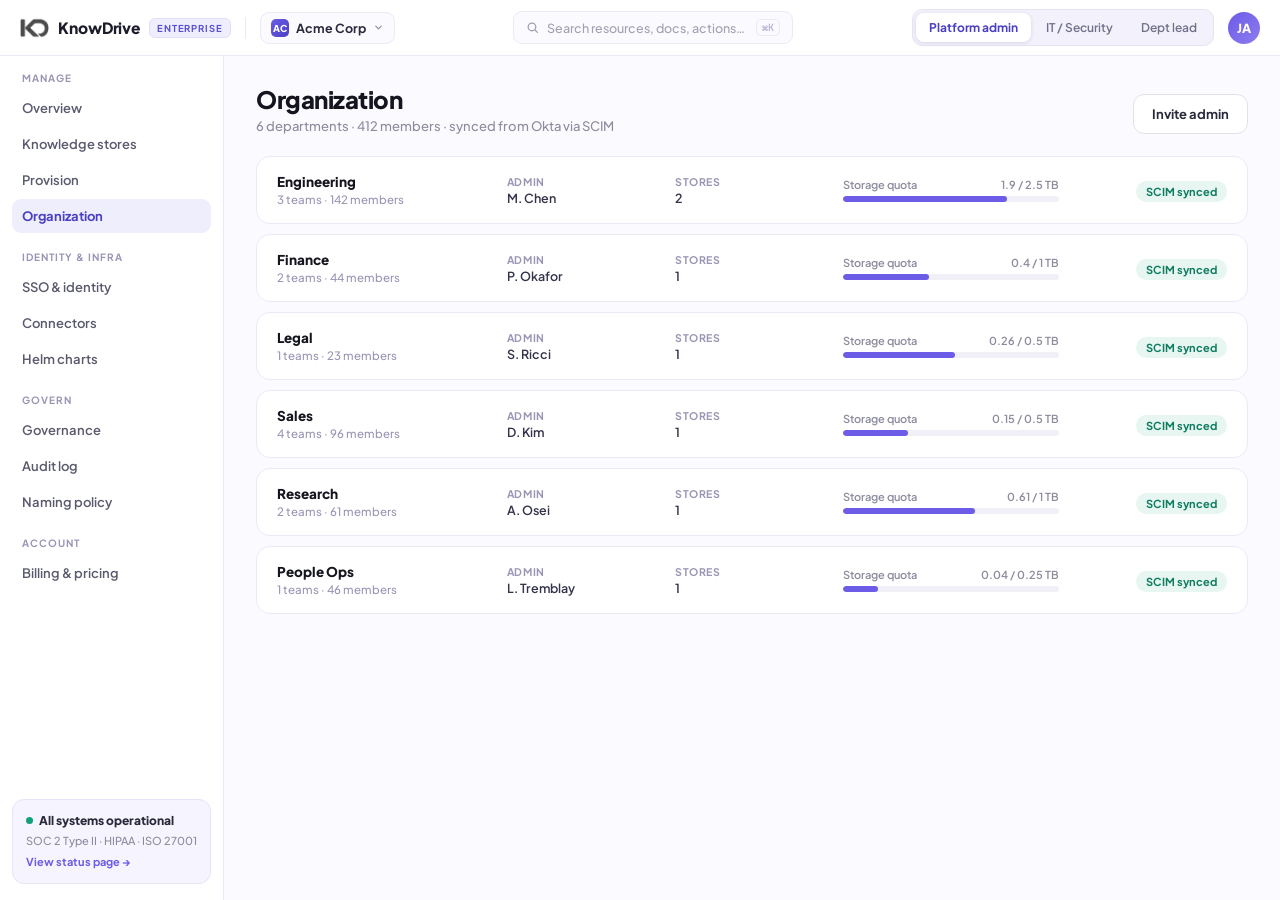
<file: site/organization.html>
<!DOCTYPE html>
<html lang="en">
<head>
<meta charset="utf-8">
<meta name="viewport" content="width=device-width, initial-scale=1">
<title>Organization — KnowDrive Enterprise Console</title>
<link rel="stylesheet" href="css/styles.css">
</head>
<body>

<header class="topbar">
  <a class="brand" href="index.html">
    <img src="assets/logo.png" alt="KnowDrive">
    <b>KnowDrive</b>
    <span class="tag">ENTERPRISE</span>
  </a>
  <span class="vline"></span>
  <div class="orgwrap">
    <button class="orgbtn" type="button">
      <span class="oini" style="background:linear-gradient(135deg,#6C5CE7,#4B3FC4);">AC</span>
      <span class="oname">Acme Corp</span>
      <svg width="11" height="11" viewBox="0 0 24 24" fill="none" stroke="#8C8C9E" stroke-width="2.6" stroke-linecap="round" stroke-linejoin="round"><path d="m6 9 6 6 6-6"/></svg>
    </button>
    <div class="orgmenu hidden">
      <div class="mlabel">Switch organization</div>
      <button class="orgopt" type="button" data-org="acme"><span class="oini" style="background:linear-gradient(135deg,#6C5CE7,#4B3FC4);">AC</span><span><span class="oname">Acme Corp</span><span class="osub">412 members · 6 stores</span></span><span class="check">✓</span></button>
      <button class="orgopt" type="button" data-org="northwind"><span class="oini" style="background:linear-gradient(135deg,#12A07A,#0B7C63);">NL</span><span><span class="oname">Northwind Labs</span><span class="osub">38 members · 2 stores</span></span><span class="check">✓</span></button>
      <button class="orgopt" type="button" data-org="recourse"><span class="oini" style="background:linear-gradient(135deg,#2A6FDB,#1B4FA8);">RS</span><span><span class="oname">Recourse Software</span><span class="osub">9 members · 1 store</span></span><span class="check">✓</span></button>
    </div>
  </div>
  <span class="spacer"></span>
  <button class="searchbtn" type="button">
    <svg width="13" height="13" viewBox="0 0 24 24" fill="none" stroke="#A1A1B2" stroke-width="2.4" stroke-linecap="round"><circle cx="11" cy="11" r="7"/><path d="m21 21-4.3-4.3"/></svg>
    Search resources, docs, actions…
    <kbd>⌘K</kbd>
  </button>
  <span class="spacer"></span>
  <div class="roleseg">
    <button type="button" data-role="platform">Platform admin</button>
    <button type="button" data-role="security">IT / Security</button>
    <button type="button" data-role="dept">Dept lead</button>
  </div>
  <a class="avatar" href="profile.html" title="Profile &amp; account">JA</a>
</header>

<div class="frame">
  <aside class="sidebar">

      <div class="navsec">
        <div class="ntitle">Manage</div>
        <div class="nitems">
          <a class="navitem" data-roles="platform security dept" href="index.html">Overview</a>
          <a class="navitem" data-roles="platform dept" href="stores.html">Knowledge stores</a>
          <a class="navitem" data-roles="platform dept" href="provision.html">Provision</a>
          <a class="navitem active" data-roles="platform security" href="organization.html">Organization</a>
        </div>
      </div>

      <div class="navsec">
        <div class="ntitle">Identity & infra</div>
        <div class="nitems">
          <a class="navitem" data-roles="platform security" href="sso.html">SSO & identity</a>
          <a class="navitem" data-roles="platform security" href="connectors.html">Connectors</a>
          <a class="navitem" data-roles="platform security" href="helm.html">Helm charts</a>
        </div>
      </div>

      <div class="navsec">
        <div class="ntitle">Govern</div>
        <div class="nitems">
          <a class="navitem" data-roles="platform security" href="governance.html">Governance</a>
          <a class="navitem" data-roles="platform security" href="audit.html">Audit log</a>
          <a class="navitem" data-roles="platform security" href="naming.html">Naming policy</a>
        </div>
      </div>

      <div class="navsec">
        <div class="ntitle">Account</div>
        <div class="nitems">
          <a class="navitem" data-roles="platform dept" href="billing.html">Billing & pricing</a>
        </div>
      </div>
    <a class="statusbox" href="status.html">
      <span class="srow"><span class="sdot"></span>All systems operational</span>
      <span class="ssub">SOC 2 Type II · HIPAA · ISO 27001</span>
      <span class="slink">View status page →</span>
    </a>
  </aside>
  <main class="main">
    <div class="content">

<div class="head-row">
  <div>
    <h1 class="pt">Organization</h1>
    <div class="psub">6 departments · 412 members · synced from Okta via SCIM</div>
  </div>
  <button class="btn ghost" id="inviteBtn" type="button">Invite admin</button>
</div>
<div style="display:flex; flex-direction:column; gap:10px;">
  <div class="card" style="padding:16px 20px; display:grid; grid-template-columns:1.4fr 1fr 1fr 1.4fr 1fr; gap:14px; align-items:center;">
    <div><div style="font:800 13.5px 'Plus Jakarta Sans';">Engineering</div><div style="font:500 11.5px 'Plus Jakarta Sans'; color:#9A95B5; margin-top:2px;">3 teams · 142 members</div></div>
    <div><div class="kl" style="font:700 10.5px 'Plus Jakarta Sans'; letter-spacing:.06em; text-transform:uppercase; color:#9A95B5;">Admin</div><div class="td b" style="margin-top:2px;">M. Chen</div></div>
    <div><div style="font:700 10.5px 'Plus Jakarta Sans'; letter-spacing:.06em; text-transform:uppercase; color:#9A95B5;">Stores</div><div class="td b" style="margin-top:2px;">2</div></div>
    <div>
      <div style="display:flex; justify-content:space-between; font:600 11px 'Plus Jakarta Sans'; color:#8C8C9E; margin-bottom:5px;"><span>Storage quota</span><span>1.9 / 2.5 TB</span></div>
      <div class="bar" style="height:6px;"><div class="fill" style="width:76%;"></div></div>
    </div>
    <div style="text-align:right;"><span class="chip green">SCIM synced</span></div>
  </div>
  <div class="card" style="padding:16px 20px; display:grid; grid-template-columns:1.4fr 1fr 1fr 1.4fr 1fr; gap:14px; align-items:center;">
    <div><div style="font:800 13.5px 'Plus Jakarta Sans';">Finance</div><div style="font:500 11.5px 'Plus Jakarta Sans'; color:#9A95B5; margin-top:2px;">2 teams · 44 members</div></div>
    <div><div class="kl" style="font:700 10.5px 'Plus Jakarta Sans'; letter-spacing:.06em; text-transform:uppercase; color:#9A95B5;">Admin</div><div class="td b" style="margin-top:2px;">P. Okafor</div></div>
    <div><div style="font:700 10.5px 'Plus Jakarta Sans'; letter-spacing:.06em; text-transform:uppercase; color:#9A95B5;">Stores</div><div class="td b" style="margin-top:2px;">1</div></div>
    <div>
      <div style="display:flex; justify-content:space-between; font:600 11px 'Plus Jakarta Sans'; color:#8C8C9E; margin-bottom:5px;"><span>Storage quota</span><span>0.4 / 1 TB</span></div>
      <div class="bar" style="height:6px;"><div class="fill" style="width:40%;"></div></div>
    </div>
    <div style="text-align:right;"><span class="chip green">SCIM synced</span></div>
  </div>
  <div class="card" style="padding:16px 20px; display:grid; grid-template-columns:1.4fr 1fr 1fr 1.4fr 1fr; gap:14px; align-items:center;">
    <div><div style="font:800 13.5px 'Plus Jakarta Sans';">Legal</div><div style="font:500 11.5px 'Plus Jakarta Sans'; color:#9A95B5; margin-top:2px;">1 teams · 23 members</div></div>
    <div><div class="kl" style="font:700 10.5px 'Plus Jakarta Sans'; letter-spacing:.06em; text-transform:uppercase; color:#9A95B5;">Admin</div><div class="td b" style="margin-top:2px;">S. Ricci</div></div>
    <div><div style="font:700 10.5px 'Plus Jakarta Sans'; letter-spacing:.06em; text-transform:uppercase; color:#9A95B5;">Stores</div><div class="td b" style="margin-top:2px;">1</div></div>
    <div>
      <div style="display:flex; justify-content:space-between; font:600 11px 'Plus Jakarta Sans'; color:#8C8C9E; margin-bottom:5px;"><span>Storage quota</span><span>0.26 / 0.5 TB</span></div>
      <div class="bar" style="height:6px;"><div class="fill" style="width:52%;"></div></div>
    </div>
    <div style="text-align:right;"><span class="chip green">SCIM synced</span></div>
  </div>
  <div class="card" style="padding:16px 20px; display:grid; grid-template-columns:1.4fr 1fr 1fr 1.4fr 1fr; gap:14px; align-items:center;">
    <div><div style="font:800 13.5px 'Plus Jakarta Sans';">Sales</div><div style="font:500 11.5px 'Plus Jakarta Sans'; color:#9A95B5; margin-top:2px;">4 teams · 96 members</div></div>
    <div><div class="kl" style="font:700 10.5px 'Plus Jakarta Sans'; letter-spacing:.06em; text-transform:uppercase; color:#9A95B5;">Admin</div><div class="td b" style="margin-top:2px;">D. Kim</div></div>
    <div><div style="font:700 10.5px 'Plus Jakarta Sans'; letter-spacing:.06em; text-transform:uppercase; color:#9A95B5;">Stores</div><div class="td b" style="margin-top:2px;">1</div></div>
    <div>
      <div style="display:flex; justify-content:space-between; font:600 11px 'Plus Jakarta Sans'; color:#8C8C9E; margin-bottom:5px;"><span>Storage quota</span><span>0.15 / 0.5 TB</span></div>
      <div class="bar" style="height:6px;"><div class="fill" style="width:30%;"></div></div>
    </div>
    <div style="text-align:right;"><span class="chip green">SCIM synced</span></div>
  </div>
  <div class="card" style="padding:16px 20px; display:grid; grid-template-columns:1.4fr 1fr 1fr 1.4fr 1fr; gap:14px; align-items:center;">
    <div><div style="font:800 13.5px 'Plus Jakarta Sans';">Research</div><div style="font:500 11.5px 'Plus Jakarta Sans'; color:#9A95B5; margin-top:2px;">2 teams · 61 members</div></div>
    <div><div class="kl" style="font:700 10.5px 'Plus Jakarta Sans'; letter-spacing:.06em; text-transform:uppercase; color:#9A95B5;">Admin</div><div class="td b" style="margin-top:2px;">A. Osei</div></div>
    <div><div style="font:700 10.5px 'Plus Jakarta Sans'; letter-spacing:.06em; text-transform:uppercase; color:#9A95B5;">Stores</div><div class="td b" style="margin-top:2px;">1</div></div>
    <div>
      <div style="display:flex; justify-content:space-between; font:600 11px 'Plus Jakarta Sans'; color:#8C8C9E; margin-bottom:5px;"><span>Storage quota</span><span>0.61 / 1 TB</span></div>
      <div class="bar" style="height:6px;"><div class="fill" style="width:61%;"></div></div>
    </div>
    <div style="text-align:right;"><span class="chip green">SCIM synced</span></div>
  </div>
  <div class="card" style="padding:16px 20px; display:grid; grid-template-columns:1.4fr 1fr 1fr 1.4fr 1fr; gap:14px; align-items:center;">
    <div><div style="font:800 13.5px 'Plus Jakarta Sans';">People Ops</div><div style="font:500 11.5px 'Plus Jakarta Sans'; color:#9A95B5; margin-top:2px;">1 teams · 46 members</div></div>
    <div><div class="kl" style="font:700 10.5px 'Plus Jakarta Sans'; letter-spacing:.06em; text-transform:uppercase; color:#9A95B5;">Admin</div><div class="td b" style="margin-top:2px;">L. Tremblay</div></div>
    <div><div style="font:700 10.5px 'Plus Jakarta Sans'; letter-spacing:.06em; text-transform:uppercase; color:#9A95B5;">Stores</div><div class="td b" style="margin-top:2px;">1</div></div>
    <div>
      <div style="display:flex; justify-content:space-between; font:600 11px 'Plus Jakarta Sans'; color:#8C8C9E; margin-bottom:5px;"><span>Storage quota</span><span>0.04 / 0.25 TB</span></div>
      <div class="bar" style="height:6px;"><div class="fill" style="width:16%;"></div></div>
    </div>
    <div style="text-align:right;"><span class="chip green">SCIM synced</span></div>
  </div>
</div>
    </div>
  </main>
</div>

<!-- ===== invite admin modal ===== -->
<div class="overlay hidden" id="mInvite"><div class="modal">
  <div class="inv-form">
    <div class="mtitle">Invite admin</div>
    <div class="flabel">Email address</div>
    <input class="input" id="invEmail" type="email" placeholder="name@acmecorp.com" style="margin-bottom:14px;">
    <div class="flabel">Department</div>
    <div class="chiprow" id="invDept" style="margin-bottom:14px;">
      <button class="chipbtn active" type="button">Engineering</button>
      <button class="chipbtn" type="button">Finance</button>
      <button class="chipbtn" type="button">Legal</button>
      <button class="chipbtn" type="button">Sales</button>
      <button class="chipbtn" type="button">Research</button>
      <button class="chipbtn" type="button">People Ops</button>
    </div>
    <div class="flabel">Role</div>
    <div class="chiprow" id="invRole">
      <button class="chipbtn active" type="button">Department admin</button>
      <button class="chipbtn" type="button">Auditor</button>
    </div>
    <div class="merr hidden" id="invErr"></div>
    <div style="font:500 11.5px 'Plus Jakarta Sans'; color:#9A95B5; margin-top:12px;">The invite expires in 7 days. Admins must complete SSO sign-in and 2FA before access is granted.</div>
    <div class="mfoot"><button class="btn ghost mclose" type="button">Cancel</button><button class="btn primary" id="invSend" type="button">Send invite</button></div>
  </div>
  <div class="inv-done mcenter hidden">
    <div class="mico green"><svg width="22" height="22" viewBox="0 0 24 24" fill="none" stroke="#12A07A" stroke-width="2.8" stroke-linecap="round" stroke-linejoin="round"><path d="M20 6 9 17l-5-5"/></svg></div>
    <div class="mh">Invite sent</div>
    <div class="ms" id="invDoneMsg"></div>
    <button class="btn dark mclose" type="button" style="margin-top:18px;">Done</button>
  </div>
</div></div>

<script src="js/shell.js"></script>
<script>
/* Invite admin modal */
var mInvite = document.getElementById('mInvite');
function invClose() { mInvite.classList.add('hidden'); }
document.getElementById('inviteBtn').addEventListener('click', function () {
  mInvite.querySelector('.inv-form').classList.remove('hidden');
  mInvite.querySelector('.inv-done').classList.add('hidden');
  document.getElementById('invEmail').value = '';
  document.getElementById('invErr').classList.add('hidden');
  mInvite.classList.remove('hidden');
  document.getElementById('invEmail').focus();
});
mInvite.addEventListener('click', function (e) { if (e.target === mInvite) invClose(); });
mInvite.querySelectorAll('.mclose').forEach(function (b) { b.addEventListener('click', invClose); });
document.addEventListener('keydown', function (e) { if (e.key === 'Escape') invClose(); });
[document.getElementById('invDept'), document.getElementById('invRole')].forEach(function (group) {
  group.addEventListener('click', function (e) {
    var b = e.target.closest('.chipbtn'); if (!b) return;
    group.querySelectorAll('.chipbtn').forEach(function (x) { x.classList.remove('active'); });
    b.classList.add('active');
  });
});
document.getElementById('invSend').addEventListener('click', function () {
  var email = document.getElementById('invEmail').value.trim();
  var err = document.getElementById('invErr');
  if (!/^[^\s@]+@[^\s@]+\.[^\s@]+$/.test(email)) {
    err.textContent = 'Enter a valid email address.';
    err.classList.remove('hidden');
    return;
  }
  var dept = document.querySelector('#invDept .chipbtn.active').textContent;
  var role = document.querySelector('#invRole .chipbtn.active').textContent;
  document.getElementById('invDoneMsg').textContent = email + ' was invited as ' + role + ' for ' + dept + '. They\u2019ll appear here once they accept.';
  mInvite.querySelector('.inv-form').classList.add('hidden');
  mInvite.querySelector('.inv-done').classList.remove('hidden');
});
</script>
</body>
</html>
</file>
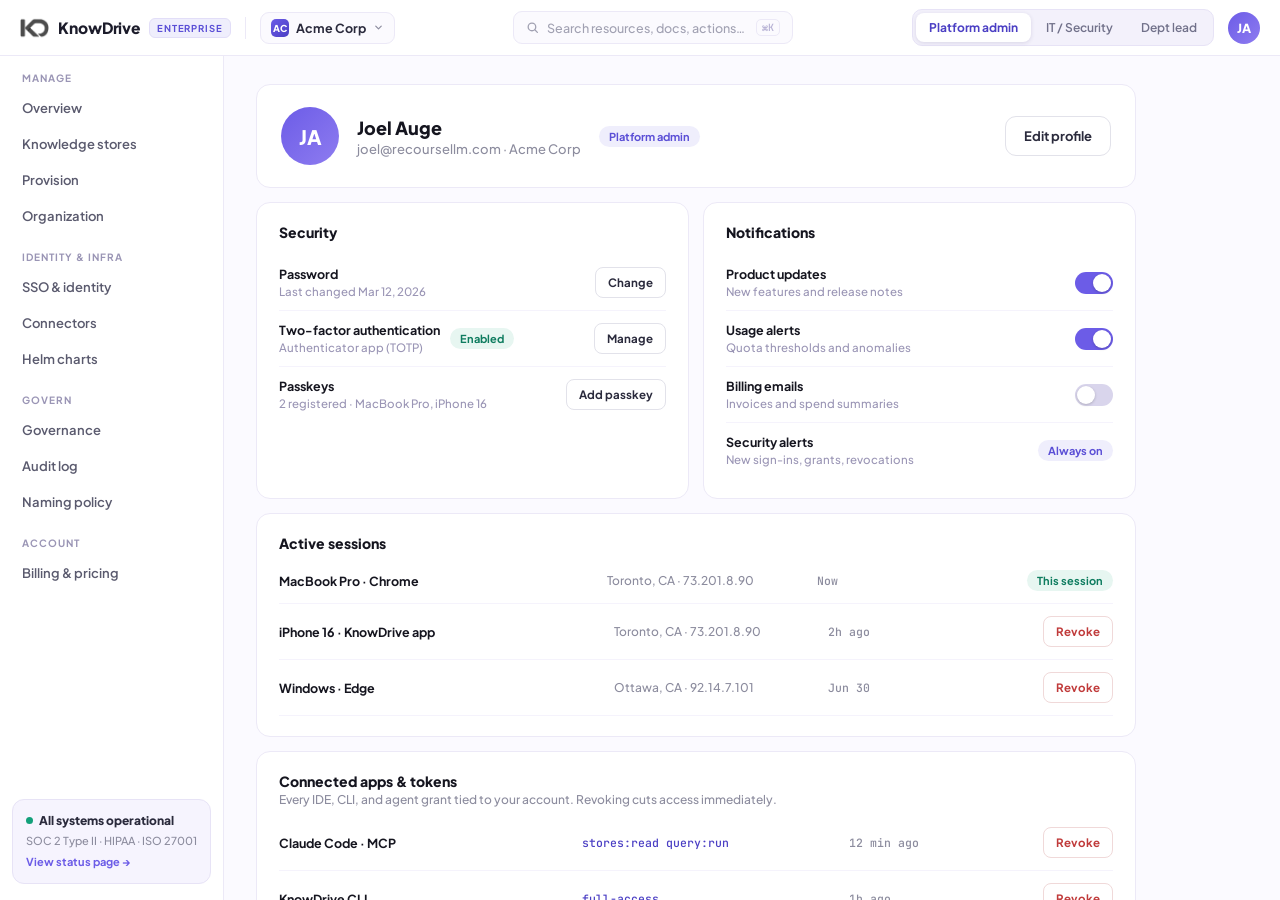
<file: site/profile.html>
<!DOCTYPE html>
<html lang="en">
<head>
<meta charset="utf-8">
<meta name="viewport" content="width=device-width, initial-scale=1">
<title>Profile & account — KnowDrive Enterprise Console</title>
<link rel="stylesheet" href="css/styles.css">
</head>
<body>

<header class="topbar">
  <a class="brand" href="index.html">
    <img src="assets/logo.png" alt="KnowDrive">
    <b>KnowDrive</b>
    <span class="tag">ENTERPRISE</span>
  </a>
  <span class="vline"></span>
  <div class="orgwrap">
    <button class="orgbtn" type="button">
      <span class="oini" style="background:linear-gradient(135deg,#6C5CE7,#4B3FC4);">AC</span>
      <span class="oname">Acme Corp</span>
      <svg width="11" height="11" viewBox="0 0 24 24" fill="none" stroke="#8C8C9E" stroke-width="2.6" stroke-linecap="round" stroke-linejoin="round"><path d="m6 9 6 6 6-6"/></svg>
    </button>
    <div class="orgmenu hidden">
      <div class="mlabel">Switch organization</div>
      <button class="orgopt" type="button" data-org="acme"><span class="oini" style="background:linear-gradient(135deg,#6C5CE7,#4B3FC4);">AC</span><span><span class="oname">Acme Corp</span><span class="osub">412 members · 6 stores</span></span><span class="check">✓</span></button>
      <button class="orgopt" type="button" data-org="northwind"><span class="oini" style="background:linear-gradient(135deg,#12A07A,#0B7C63);">NL</span><span><span class="oname">Northwind Labs</span><span class="osub">38 members · 2 stores</span></span><span class="check">✓</span></button>
      <button class="orgopt" type="button" data-org="recourse"><span class="oini" style="background:linear-gradient(135deg,#2A6FDB,#1B4FA8);">RS</span><span><span class="oname">Recourse Software</span><span class="osub">9 members · 1 store</span></span><span class="check">✓</span></button>
    </div>
  </div>
  <span class="spacer"></span>
  <button class="searchbtn" type="button">
    <svg width="13" height="13" viewBox="0 0 24 24" fill="none" stroke="#A1A1B2" stroke-width="2.4" stroke-linecap="round"><circle cx="11" cy="11" r="7"/><path d="m21 21-4.3-4.3"/></svg>
    Search resources, docs, actions…
    <kbd>⌘K</kbd>
  </button>
  <span class="spacer"></span>
  <div class="roleseg">
    <button type="button" data-role="platform">Platform admin</button>
    <button type="button" data-role="security">IT / Security</button>
    <button type="button" data-role="dept">Dept lead</button>
  </div>
  <a class="avatar" href="profile.html" title="Profile &amp; account">JA</a>
</header>

<div class="frame">
  <aside class="sidebar">

      <div class="navsec">
        <div class="ntitle">Manage</div>
        <div class="nitems">
          <a class="navitem" data-roles="platform security dept" href="index.html">Overview</a>
          <a class="navitem" data-roles="platform dept" href="stores.html">Knowledge stores</a>
          <a class="navitem" data-roles="platform dept" href="provision.html">Provision</a>
          <a class="navitem" data-roles="platform security" href="organization.html">Organization</a>
        </div>
      </div>

      <div class="navsec">
        <div class="ntitle">Identity & infra</div>
        <div class="nitems">
          <a class="navitem" data-roles="platform security" href="sso.html">SSO & identity</a>
          <a class="navitem" data-roles="platform security" href="connectors.html">Connectors</a>
          <a class="navitem" data-roles="platform security" href="helm.html">Helm charts</a>
        </div>
      </div>

      <div class="navsec">
        <div class="ntitle">Govern</div>
        <div class="nitems">
          <a class="navitem" data-roles="platform security" href="governance.html">Governance</a>
          <a class="navitem" data-roles="platform security" href="audit.html">Audit log</a>
          <a class="navitem" data-roles="platform security" href="naming.html">Naming policy</a>
        </div>
      </div>

      <div class="navsec">
        <div class="ntitle">Account</div>
        <div class="nitems">
          <a class="navitem" data-roles="platform dept" href="billing.html">Billing & pricing</a>
        </div>
      </div>
    <a class="statusbox" href="status.html">
      <span class="srow"><span class="sdot"></span>All systems operational</span>
      <span class="ssub">SOC 2 Type II · HIPAA · ISO 27001</span>
      <span class="slink">View status page →</span>
    </a>
  </aside>
  <main class="main">
    <div class="content">

<div style="max-width:880px;">
  <div class="card" style="padding:22px 24px; display:flex; align-items:center; gap:18px; margin-bottom:14px;">
    <div class="avatar" style="width:58px; height:58px; font:800 20px 'Plus Jakarta Sans';">JA</div>
    <div>
      <div style="font:800 18px 'Plus Jakarta Sans';" id="profileName">Joel Auge</div>
      <div style="font:500 13px 'Plus Jakarta Sans'; color:#8C8C9E; margin-top:2px;">joel@recoursellm.com · <span data-org-name>Acme Corp</span></div>
    </div>
    <span class="chip violet">Platform admin</span>
    <button class="btn ghost" id="editProfileBtn" type="button" style="margin-left:auto;">Edit profile</button>
  </div>

  <div class="grid2" style="gap:14px; margin-bottom:14px;">
    <div class="card" style="padding:20px 22px;">
      <div class="ctitle" style="margin-bottom:14px;">Security</div>
      <div style="display:flex; align-items:center; gap:10px; padding:11px 0; border-bottom:1px solid #F5F3FC;">
        <div style="min-width:0;"><div style="font:700 12.5px 'Plus Jakarta Sans';">Password</div><div style="font:500 11.5px 'Plus Jakarta Sans'; color:#9A95B5; margin-top:2px;" id="pwSub">Last changed Mar 12, 2026</div></div>
        <button class="btn ghost sm" id="pwBtn" type="button" style="margin-left:auto;">Change</button>
      </div>
      <div style="display:flex; align-items:center; gap:10px; padding:11px 0; border-bottom:1px solid #F5F3FC;">
        <div style="min-width:0;"><div style="font:700 12.5px 'Plus Jakarta Sans';">Two-factor authentication</div><div style="font:500 11.5px 'Plus Jakarta Sans'; color:#9A95B5; margin-top:2px;">Authenticator app (TOTP)</div></div>
        <span id="tfaChip" class="chip green">Enabled</span>
        <button class="btn ghost sm" id="tfaBtn" type="button" style="margin-left:auto;">Manage</button>
      </div>
      <div style="display:flex; align-items:center; gap:10px; padding:11px 0;">
        <div style="min-width:0;"><div style="font:700 12.5px 'Plus Jakarta Sans';">Passkeys</div><div style="font:500 11.5px 'Plus Jakarta Sans'; color:#9A95B5; margin-top:2px;"><span id="pkCount">2</span> registered · MacBook Pro, iPhone 16</div></div>
        <button class="btn ghost sm" id="pkBtn" type="button" style="margin-left:auto;">Add passkey</button>
      </div>
    </div>
    <div class="card" style="padding:20px 22px;">
      <div class="ctitle" style="margin-bottom:14px;">Notifications</div>
      <div style="display:flex; align-items:center; gap:12px; padding:11px 0; border-bottom:1px solid #F5F3FC;"><div style="min-width:0; flex:1;"><div style="font:700 12.5px 'Plus Jakarta Sans';">Product updates</div><div style="font:500 11.5px 'Plus Jakarta Sans'; color:#9A95B5; margin-top:2px;">New features and release notes</div></div><button class="toggle notif on" type="button"><span class="knob"></span></button></div>
      <div style="display:flex; align-items:center; gap:12px; padding:11px 0; border-bottom:1px solid #F5F3FC;"><div style="min-width:0; flex:1;"><div style="font:700 12.5px 'Plus Jakarta Sans';">Usage alerts</div><div style="font:500 11.5px 'Plus Jakarta Sans'; color:#9A95B5; margin-top:2px;">Quota thresholds and anomalies</div></div><button class="toggle notif on" type="button"><span class="knob"></span></button></div>
      <div style="display:flex; align-items:center; gap:12px; padding:11px 0; border-bottom:1px solid #F5F3FC;"><div style="min-width:0; flex:1;"><div style="font:700 12.5px 'Plus Jakarta Sans';">Billing emails</div><div style="font:500 11.5px 'Plus Jakarta Sans'; color:#9A95B5; margin-top:2px;">Invoices and spend summaries</div></div><button class="toggle notif" type="button"><span class="knob"></span></button></div>
      <div style="display:flex; align-items:center; gap:12px; padding:11px 0;"><div style="min-width:0; flex:1;"><div style="font:700 12.5px 'Plus Jakarta Sans';">Security alerts</div><div style="font:500 11.5px 'Plus Jakarta Sans'; color:#9A95B5; margin-top:2px;">New sign-ins, grants, revocations</div></div><span class="chip violet">Always on</span></div>
    </div>
  </div>

  <div class="card" style="padding:20px 22px; margin-bottom:14px;">
    <div class="ctitle" style="margin-bottom:6px;">Active sessions</div>
    <div id="sessionRows">
      <div class="srow-item" data-label="MacBook Pro · Chrome" style="display:grid; grid-template-columns:1.6fr 1fr 1fr auto; gap:14px; align-items:center; padding:12px 0; border-bottom:1px solid #F5F3FC;"><span style="font:700 12.5px 'Plus Jakarta Sans';">MacBook Pro · Chrome</span><span class="td dim">Toronto, CA · 73.201.8.90</span><span class="td mono2">Now</span><span class="chip green">This session</span></div>
      <div class="srow-item" data-label="iPhone 16 · KnowDrive app" style="display:grid; grid-template-columns:1.6fr 1fr 1fr auto; gap:14px; align-items:center; padding:12px 0; border-bottom:1px solid #F5F3FC;"><span style="font:700 12.5px 'Plus Jakarta Sans';">iPhone 16 · KnowDrive app</span><span class="td dim">Toronto, CA · 73.201.8.90</span><span class="td mono2">2h ago</span><button class="btn dghost sm revoke" data-kind="session" type="button">Revoke</button></div>
      <div class="srow-item" data-label="Windows · Edge" style="display:grid; grid-template-columns:1.6fr 1fr 1fr auto; gap:14px; align-items:center; padding:12px 0; border-bottom:1px solid #F5F3FC;"><span style="font:700 12.5px 'Plus Jakarta Sans';">Windows · Edge</span><span class="td dim">Ottawa, CA · 92.14.7.101</span><span class="td mono2">Jun 30</span><button class="btn dghost sm revoke" data-kind="session" type="button">Revoke</button></div>
    </div>
  </div>

  <div class="card" style="padding:20px 22px;">
    <div class="ctitle" style="margin-bottom:2px;">Connected apps &amp; tokens</div>
    <div style="font:500 12px 'Plus Jakarta Sans'; color:#8C8C9E; margin-bottom:8px;">Every IDE, CLI, and agent grant tied to your account. Revoking cuts access immediately.</div>
    <div id="tokenRows">
      <div class="srow-item" data-label="Claude Code · MCP" style="display:grid; grid-template-columns:1.6fr 1.4fr 1fr auto; gap:14px; align-items:center; padding:12px 0; border-bottom:1px solid #F5F3FC;"><span style="font:700 12.5px 'Plus Jakarta Sans';">Claude Code · MCP</span><span class="td mono" style="font-size:11.5px; font-weight:500;">stores:read query:run</span><span class="td mono2">12 min ago</span><button class="btn dghost sm revoke" data-kind="token" type="button">Revoke</button></div>
      <div class="srow-item" data-label="KnowDrive CLI" style="display:grid; grid-template-columns:1.6fr 1.4fr 1fr auto; gap:14px; align-items:center; padding:12px 0; border-bottom:1px solid #F5F3FC;"><span style="font:700 12.5px 'Plus Jakarta Sans';">KnowDrive CLI</span><span class="td mono" style="font-size:11.5px; font-weight:500;">full-access</span><span class="td mono2">1h ago</span><button class="btn dghost sm revoke" data-kind="token" type="button">Revoke</button></div>
      <div class="srow-item" data-label="Antigravity IDE · MCP" style="display:grid; grid-template-columns:1.6fr 1.4fr 1fr auto; gap:14px; align-items:center; padding:12px 0; border-bottom:1px solid #F5F3FC;"><span style="font:700 12.5px 'Plus Jakarta Sans';">Antigravity IDE · MCP</span><span class="td mono" style="font-size:11.5px; font-weight:500;">stores:read query:run</span><span class="td mono2">Jul 8</span><button class="btn dghost sm revoke" data-kind="token" type="button">Revoke</button></div>
      <div class="srow-item" data-label="svc-ci-indexer (agent)" style="display:grid; grid-template-columns:1.6fr 1.4fr 1fr auto; gap:14px; align-items:center; padding:12px 0; border-bottom:1px solid #F5F3FC;"><span style="font:700 12.5px 'Plus Jakarta Sans';">svc-ci-indexer (agent)</span><span class="td mono" style="font-size:11.5px; font-weight:500;">ingest:write</span><span class="td mono2">4 min ago</span><button class="btn dghost sm revoke" data-kind="token" type="button">Revoke</button></div>
    </div>
  </div>
</div>

<!-- ===== modals ===== -->
<div class="overlay hidden" id="mEdit"><div class="modal">
  <div class="mtitle">Edit profile</div>
  <div class="flabel">Full name</div>
  <input class="input" id="fName" value="Joel Auge" style="margin-bottom:14px;">
  <div class="flabel">Job title</div>
  <input class="input" id="fTitle" value="VP Engineering" style="margin-bottom:14px;">
  <div class="flabel">Email</div>
  <div style="display:flex; align-items:center; gap:8px; border:1px solid #ECE9F7; border-radius:11px; padding:11px 14px; background:#FBFAFE;">
    <span style="font:500 13.5px 'Plus Jakarta Sans'; color:#8C8C9E;">joel@recoursellm.com</span>
    <span style="margin-left:auto; font:700 10.5px 'Plus Jakarta Sans'; color:#9A95B5; background:#F3F3F7; border-radius:6px; padding:3px 7px; white-space:nowrap;">Managed by Okta</span>
  </div>
  <div class="mfoot"><button class="btn ghost mclose" type="button">Cancel</button><button class="btn primary" id="saveProfile" type="button">Save changes</button></div>
</div></div>

<div class="overlay hidden" id="mPw"><div class="modal">
  <div class="pw-form">
    <div class="mtitle">Change password</div>
    <div class="flabel">Current password</div>
    <input class="input" id="pwCur" type="password" style="margin-bottom:14px;">
    <div class="flabel">New password</div>
    <input class="input" id="pwNew" type="password" style="margin-bottom:14px;">
    <div class="flabel">Confirm new password</div>
    <input class="input" id="pwConf" type="password">
    <div class="merr hidden" id="pwErr"></div>
    <div style="font:500 11.5px 'Plus Jakarta Sans'; color:#9A95B5; margin-top:12px;">Minimum 12 characters. Signing out other sessions is recommended after a change.</div>
    <div class="mfoot"><button class="btn ghost mclose" type="button">Cancel</button><button class="btn primary" id="pwSave" type="button">Update password</button></div>
  </div>
  <div class="pw-done mcenter hidden">
    <div class="mico green"><svg width="22" height="22" viewBox="0 0 24 24" fill="none" stroke="#12A07A" stroke-width="2.8" stroke-linecap="round" stroke-linejoin="round"><path d="M20 6 9 17l-5-5"/></svg></div>
    <div class="mh">Password updated</div>
    <div class="ms">A confirmation email was sent to joel@recoursellm.com.</div>
    <button class="btn dark mclose" type="button" style="margin-top:18px;">Done</button>
  </div>
</div></div>

<div class="overlay hidden" id="mTfa"><div class="modal">
  <div class="mtitle" style="margin-bottom:14px;">Two-factor authentication</div>
  <div style="display:flex; align-items:center; gap:10px; border:1px solid #ECE9F7; border-radius:12px; padding:13px 15px; margin-bottom:14px;">
    <span style="font:700 13px 'Plus Jakarta Sans';">Authenticator app (TOTP)</span>
    <span class="chip green" id="tfaModalChip" style="margin-left:auto;">Enabled</span>
  </div>
  <div class="tfa-on">
    <button class="btn ghost" id="codesBtn" type="button" style="width:100%; justify-content:flex-start; margin-bottom:10px;">View backup codes</button>
    <div class="hidden" id="codesGrid" style="display:grid; grid-template-columns:1fr 1fr; gap:8px; background:#FBFAFE; border:1px solid #ECE9F7; border-radius:11px; padding:14px; margin-bottom:10px;"></div>
    <button class="btn dghost" id="tfaDisable" type="button" style="width:100%;">Disable two-factor</button>
  </div>
  <div class="tfa-off hidden">
    <div style="font:500 12.5px 'Plus Jakarta Sans'; color:#8C8C9E; line-height:1.6; margin-bottom:14px;">Two-factor is off. Your organization's policy requires it for admin roles — re-enable to keep provisioning access.</div>
    <button class="btn primary" id="tfaEnable" type="button" style="width:100%;">Re-enable with authenticator app</button>
  </div>
  <div class="mfoot" style="margin-top:18px;"><button class="btn ghost mclose" type="button">Close</button></div>
</div></div>

<div class="overlay hidden" id="mPk"><div class="modal">
  <div class="pk-intro mcenter">
    <div class="mico violet"><svg width="22" height="22" viewBox="0 0 24 24" fill="none" stroke="#6C5CE7" stroke-width="2" stroke-linecap="round" stroke-linejoin="round"><path d="M2 12a10 10 0 0 1 20 0"/><path d="M5 12a7 7 0 0 1 14 0v2a5 5 0 0 1-5 5"/><path d="M8 12a4 4 0 0 1 8 0v3a2 2 0 0 1-2 2"/><path d="M11 12v6"/></svg></div>
    <div class="mh">Add a passkey</div>
    <div class="ms">Sign in with Touch ID, Face ID, or a security key — phishing-resistant and faster than passwords.</div>
    <button class="btn primary" id="pkStart" type="button" style="margin-top:18px;">Continue with Touch ID</button>
  </div>
  <div class="pk-busy mcenter hidden">
    <div class="spinner"></div>
    <div class="mh" style="font-size:15px;">Waiting for Touch ID…</div>
    <div class="ms">Confirm on your device to register this passkey.</div>
  </div>
  <div class="pk-done mcenter hidden">
    <div class="mico green"><svg width="22" height="22" viewBox="0 0 24 24" fill="none" stroke="#12A07A" stroke-width="2.8" stroke-linecap="round" stroke-linejoin="round"><path d="M20 6 9 17l-5-5"/></svg></div>
    <div class="mh">Passkey added</div>
    <div class="ms">This MacBook Pro can now sign you in without a password.</div>
    <button class="btn dark mclose" type="button" style="margin-top:18px;">Done</button>
  </div>
</div></div>

<div class="overlay hidden" id="mConfirm"><div class="modal">
  <div class="mtitle" style="margin-bottom:10px;">Revoke access?</div>
  <div style="font:500 13px 'Plus Jakarta Sans'; color:#5A5A6E; line-height:1.6;">You're about to revoke <b id="confirmLabel" style="color:#15151F;"></b>. <span id="confirmDesc"></span></div>
  <div class="mfoot" style="margin-top:22px;"><button class="btn ghost mclose" type="button">Cancel</button><button class="btn danger" id="confirmGo" type="button">Revoke</button></div>
</div></div>
    </div>
  </main>
</div>

<script src="js/shell.js"></script>
<script>
function openM(id) { document.getElementById(id).classList.remove('hidden'); }
function closeAll() { document.querySelectorAll('.overlay').forEach(function (o) { o.classList.add('hidden'); }); }
document.querySelectorAll('.overlay').forEach(function (o) {
  o.addEventListener('click', function (e) { if (e.target === o) closeAll(); });
});
document.querySelectorAll('.mclose').forEach(function (b) { b.addEventListener('click', closeAll); });
document.addEventListener('keydown', function (e) { if (e.key === 'Escape') closeAll(); });

/* notifications */
document.querySelectorAll('.toggle.notif').forEach(function (t) {
  t.addEventListener('click', function () { t.classList.toggle('on'); });
});

/* edit profile */
document.getElementById('editProfileBtn').addEventListener('click', function () { openM('mEdit'); });
document.getElementById('saveProfile').addEventListener('click', function () {
  document.getElementById('profileName').textContent = document.getElementById('fName').value || 'Joel Auge';
  closeAll();
});

/* change password */
document.getElementById('pwBtn').addEventListener('click', function () {
  document.querySelector('#mPw .pw-form').classList.remove('hidden');
  document.querySelector('#mPw .pw-done').classList.add('hidden');
  ['pwCur','pwNew','pwConf'].forEach(function (i) { document.getElementById(i).value = ''; });
  document.getElementById('pwErr').classList.add('hidden');
  openM('mPw');
});
document.getElementById('pwSave').addEventListener('click', function () {
  var cur = document.getElementById('pwCur').value, nw = document.getElementById('pwNew').value, cf = document.getElementById('pwConf').value;
  var err = document.getElementById('pwErr');
  var msg = !cur ? 'Enter your current password.' : nw.length < 12 ? 'New password must be at least 12 characters.' : nw !== cf ? 'New passwords don\u2019t match.' : '';
  if (msg) { err.textContent = msg; err.classList.remove('hidden'); return; }
  document.querySelector('#mPw .pw-form').classList.add('hidden');
  document.querySelector('#mPw .pw-done').classList.remove('hidden');
  document.getElementById('pwSub').textContent = 'Last changed just now';
});

/* 2FA */
var tfaOn = true, codesSeed = 1;
function renderCodes() {
  var g = document.getElementById('codesGrid'), html = '';
  for (var i = 0; i < 8; i++) {
    var n = String((codesSeed * 7919 + i * 104729) % 100000000).padStart(8, '0');
    html += '<span style="font:600 12px JetBrains Mono, monospace; color:#4B3FC4;">' + n.slice(0,4) + '-' + n.slice(4) + '</span>';
  }
  html += '<button id="regen" style="grid-column:1 / -1; margin-top:4px; padding:8px; border:none; border-radius:8px; background:none; cursor:pointer; font:700 11.5px Plus Jakarta Sans; color:#6C5CE7;">Regenerate codes</button>';
  g.innerHTML = html;
  g.querySelector('#regen').addEventListener('click', function () { codesSeed++; renderCodes(); });
}
function renderTfa() {
  document.querySelector('#mTfa .tfa-on').classList.toggle('hidden', !tfaOn);
  document.querySelector('#mTfa .tfa-off').classList.toggle('hidden', tfaOn);
  [document.getElementById('tfaChip'), document.getElementById('tfaModalChip')].forEach(function (c) {
    c.className = 'chip ' + (tfaOn ? 'green' : 'amber');
    c.textContent = tfaOn ? 'Enabled' : 'Disabled';
  });
  if (document.getElementById('tfaModalChip').style) document.getElementById('tfaModalChip').style.marginLeft = 'auto';
}
document.getElementById('tfaBtn').addEventListener('click', function () { document.getElementById('codesGrid').classList.add('hidden'); document.getElementById('codesBtn').textContent = 'View backup codes'; openM('mTfa'); });
document.getElementById('codesBtn').addEventListener('click', function () {
  var g = document.getElementById('codesGrid');
  var show = g.classList.contains('hidden');
  if (show) renderCodes();
  g.classList.toggle('hidden', !show);
  this.textContent = show ? 'Hide backup codes' : 'View backup codes';
});
document.getElementById('tfaDisable').addEventListener('click', function () { tfaOn = false; renderTfa(); });
document.getElementById('tfaEnable').addEventListener('click', function () { tfaOn = true; renderTfa(); });

/* passkey */
document.getElementById('pkBtn').addEventListener('click', function () {
  document.querySelector('#mPk .pk-intro').classList.remove('hidden');
  document.querySelector('#mPk .pk-busy').classList.add('hidden');
  document.querySelector('#mPk .pk-done').classList.add('hidden');
  openM('mPk');
});
document.getElementById('pkStart').addEventListener('click', function () {
  document.querySelector('#mPk .pk-intro').classList.add('hidden');
  document.querySelector('#mPk .pk-busy').classList.remove('hidden');
  setTimeout(function () {
    document.querySelector('#mPk .pk-busy').classList.add('hidden');
    document.querySelector('#mPk .pk-done').classList.remove('hidden');
    var c = document.getElementById('pkCount');
    c.textContent = String(+c.textContent + 1);
  }, 1500);
});

/* revoke confirm */
var pendingRow = null;
document.querySelectorAll('.revoke').forEach(function (b) {
  b.addEventListener('click', function () {
    pendingRow = b.closest('.srow-item');
    document.getElementById('confirmLabel').textContent = pendingRow.dataset.label;
    document.getElementById('confirmDesc').textContent = b.dataset.kind === 'session'
      ? 'The device will be signed out immediately and will need to authenticate again.'
      : 'The app or agent loses access immediately. Any in-flight requests will fail.';
    openM('mConfirm');
  });
});
document.getElementById('confirmGo').addEventListener('click', function () {
  if (pendingRow) pendingRow.remove();
  closeAll();
});
</script>
</body>
</html>
</file>
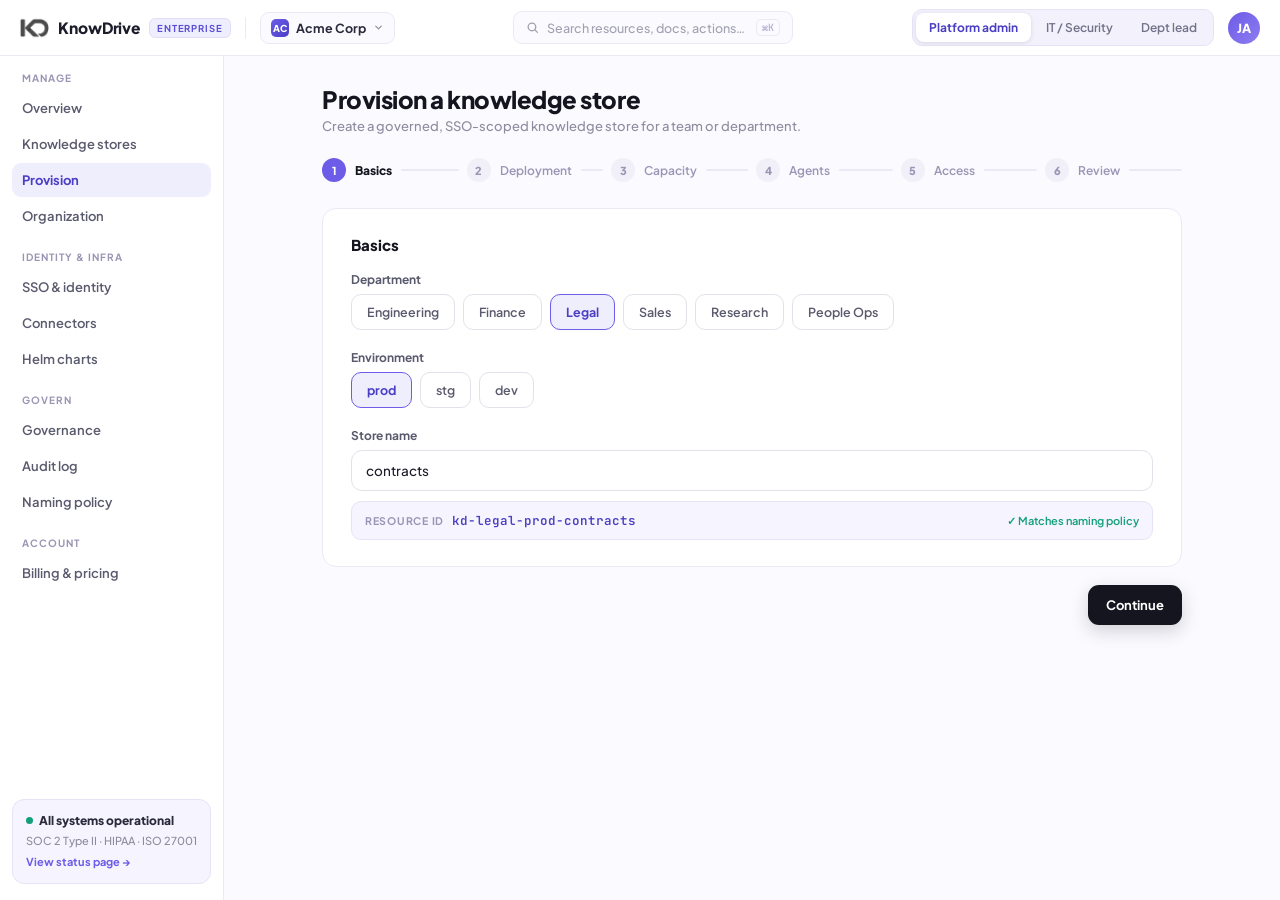
<file: site/provision.html>
<!DOCTYPE html>
<html lang="en">
<head>
<meta charset="utf-8">
<meta name="viewport" content="width=device-width, initial-scale=1">
<title>Provision — KnowDrive Enterprise Console</title>
<link rel="stylesheet" href="css/styles.css">
</head>
<body>

<header class="topbar">
  <a class="brand" href="index.html">
    <img src="assets/logo.png" alt="KnowDrive">
    <b>KnowDrive</b>
    <span class="tag">ENTERPRISE</span>
  </a>
  <span class="vline"></span>
  <div class="orgwrap">
    <button class="orgbtn" type="button">
      <span class="oini" style="background:linear-gradient(135deg,#6C5CE7,#4B3FC4);">AC</span>
      <span class="oname">Acme Corp</span>
      <svg width="11" height="11" viewBox="0 0 24 24" fill="none" stroke="#8C8C9E" stroke-width="2.6" stroke-linecap="round" stroke-linejoin="round"><path d="m6 9 6 6 6-6"/></svg>
    </button>
    <div class="orgmenu hidden">
      <div class="mlabel">Switch organization</div>
      <button class="orgopt" type="button" data-org="acme"><span class="oini" style="background:linear-gradient(135deg,#6C5CE7,#4B3FC4);">AC</span><span><span class="oname">Acme Corp</span><span class="osub">412 members · 6 stores</span></span><span class="check">✓</span></button>
      <button class="orgopt" type="button" data-org="northwind"><span class="oini" style="background:linear-gradient(135deg,#12A07A,#0B7C63);">NL</span><span><span class="oname">Northwind Labs</span><span class="osub">38 members · 2 stores</span></span><span class="check">✓</span></button>
      <button class="orgopt" type="button" data-org="recourse"><span class="oini" style="background:linear-gradient(135deg,#2A6FDB,#1B4FA8);">RS</span><span><span class="oname">Recourse Software</span><span class="osub">9 members · 1 store</span></span><span class="check">✓</span></button>
    </div>
  </div>
  <span class="spacer"></span>
  <button class="searchbtn" type="button">
    <svg width="13" height="13" viewBox="0 0 24 24" fill="none" stroke="#A1A1B2" stroke-width="2.4" stroke-linecap="round"><circle cx="11" cy="11" r="7"/><path d="m21 21-4.3-4.3"/></svg>
    Search resources, docs, actions…
    <kbd>⌘K</kbd>
  </button>
  <span class="spacer"></span>
  <div class="roleseg">
    <button type="button" data-role="platform">Platform admin</button>
    <button type="button" data-role="security">IT / Security</button>
    <button type="button" data-role="dept">Dept lead</button>
  </div>
  <a class="avatar" href="profile.html" title="Profile &amp; account">JA</a>
</header>

<div class="frame">
  <aside class="sidebar">

      <div class="navsec">
        <div class="ntitle">Manage</div>
        <div class="nitems">
          <a class="navitem" data-roles="platform security dept" href="index.html">Overview</a>
          <a class="navitem" data-roles="platform dept" href="stores.html">Knowledge stores</a>
          <a class="navitem active" data-roles="platform dept" href="provision.html">Provision</a>
          <a class="navitem" data-roles="platform security" href="organization.html">Organization</a>
        </div>
      </div>

      <div class="navsec">
        <div class="ntitle">Identity & infra</div>
        <div class="nitems">
          <a class="navitem" data-roles="platform security" href="sso.html">SSO & identity</a>
          <a class="navitem" data-roles="platform security" href="connectors.html">Connectors</a>
          <a class="navitem" data-roles="platform security" href="helm.html">Helm charts</a>
        </div>
      </div>

      <div class="navsec">
        <div class="ntitle">Govern</div>
        <div class="nitems">
          <a class="navitem" data-roles="platform security" href="governance.html">Governance</a>
          <a class="navitem" data-roles="platform security" href="audit.html">Audit log</a>
          <a class="navitem" data-roles="platform security" href="naming.html">Naming policy</a>
        </div>
      </div>

      <div class="navsec">
        <div class="ntitle">Account</div>
        <div class="nitems">
          <a class="navitem" data-roles="platform dept" href="billing.html">Billing & pricing</a>
        </div>
      </div>
    <a class="statusbox" href="status.html">
      <span class="srow"><span class="sdot"></span>All systems operational</span>
      <span class="ssub">SOC 2 Type II · HIPAA · ISO 27001</span>
      <span class="slink">View status page →</span>
    </a>
  </aside>
  <main class="main">
    <div class="content">

<div style="max-width:860px; margin:0 auto;">
  <h1 class="pt">Provision a knowledge store</h1>
  <div class="psub" style="margin-bottom:24px;">Create a governed, SSO-scoped knowledge store for a team or department.</div>

  <div class="wsteps" id="wSteps">
    <div class="wstep" data-n="1"><span class="wnum">1</span><span class="wlabel">Basics</span><span class="wline"></span></div>
    <div class="wstep" data-n="2"><span class="wnum">2</span><span class="wlabel">Deployment</span><span class="wline"></span></div>
    <div class="wstep" data-n="3"><span class="wnum">3</span><span class="wlabel">Capacity</span><span class="wline"></span></div>
    <div class="wstep" data-n="4"><span class="wnum">4</span><span class="wlabel">Agents</span><span class="wline"></span></div>
    <div class="wstep" data-n="5"><span class="wnum">5</span><span class="wlabel">Access</span><span class="wline"></span></div>
    <div class="wstep" data-n="6"><span class="wnum">6</span><span class="wlabel">Review</span><span class="wline"></span></div>
  </div>

  <!-- Step 1 -->
  <div class="wpanel card" data-panel="1" style="padding:26px 28px;">
    <div class="ctitle" style="font-size:15px; margin-bottom:18px;">Basics</div>
    <div class="flabel">Department</div>
    <div class="chiprow" id="wDept" style="margin-bottom:20px;">
      <button class="chipbtn" data-v="eng" type="button">Engineering</button>
      <button class="chipbtn" data-v="fin" type="button">Finance</button>
      <button class="chipbtn active" data-v="legal" type="button">Legal</button>
      <button class="chipbtn" data-v="sales" type="button">Sales</button>
      <button class="chipbtn" data-v="rsch" type="button">Research</button>
      <button class="chipbtn" data-v="hr" type="button">People Ops</button>
    </div>
    <div class="flabel">Environment</div>
    <div class="chiprow" id="wEnv" style="margin-bottom:20px;">
      <button class="chipbtn active" data-v="prod" type="button">prod</button>
      <button class="chipbtn" data-v="stg" type="button">stg</button>
      <button class="chipbtn" data-v="dev" type="button">dev</button>
    </div>
    <div class="flabel">Store name</div>
    <input class="input" id="wName" value="contracts" placeholder="e.g. contracts">
    <div class="idpill"><span class="il">RESOURCE ID</span><span class="iv" id="wRid">kd-legal-prod-contracts</span><span class="ok">✓ Matches naming policy</span></div>
  </div>

  <!-- Step 2 -->
  <div class="wpanel card hidden" data-panel="2" style="padding:26px 28px;">
    <div class="ctitle" style="font-size:15px; margin-bottom:18px;">Deployment target</div>
    <div class="grid2" id="wTarget">
      <button class="selcard active" data-v="managed" type="button"><span style="display:flex; align-items:center; justify-content:space-between;"><span class="st">KnowDrive-managed cloud</span><span class="chip violet">Default</span></span><span class="sd">Fully managed, isolated tenant in KnowDrive Cloud. Fastest path to production.</span><span class="sc2">SOC 2 Type II · HIPAA BAA · ISO 27001</span></button>
      <button class="selcard" data-v="byo" type="button"><span style="display:flex; align-items:center; justify-content:space-between;"><span class="st">BYO bucket</span><span class="chip blue">S3 / GCS / Blob</span></span><span class="sd">Vectors and source data stay in your bucket. KnowDrive computes over it via a scoped IAM role.</span><span class="sc2">Data residency: your cloud account</span></button>
      <button class="selcard" data-v="vpc" type="button"><span style="display:flex; align-items:center; justify-content:space-between;"><span class="st">In-VPC deployment</span><span class="chip blue">Private</span></span><span class="sd">Full stack deployed inside your VPC. Traffic never leaves your network boundary.</span><span class="sc2">PrivateLink / Private Service Connect</span></button>
      <button class="selcard" data-v="onprem" type="button"><span style="display:flex; align-items:center; justify-content:space-between;"><span class="st">On-prem / air-gapped</span><span class="chip amber">Restricted</span></span><span class="sd">Ships as hardened containers to your data center. Offline license &amp; manual updates.</span><span class="sc2">Meets air-gap &amp; sovereign requirements</span></button>
    </div>
  </div>

  <!-- Step 3 -->
  <div class="wpanel card hidden" data-panel="3" style="padding:26px 28px;">
    <div class="ctitle" style="font-size:15px; margin-bottom:18px;">Capacity &amp; compute</div>
    <div style="display:grid; grid-template-columns:1fr 1fr 1fr; gap:12px; margin-bottom:20px;" id="wTier">
      <button class="selcard" data-v="standard" type="button"><span class="st">Standard</span><span class="sp">$490/mo</span><span class="sd">25M atoms included · 4 vCPU workers · 99.9% SLO</span></button>
      <button class="selcard active" data-v="performance" type="button"><span class="st">Performance</span><span class="sp">$1,450/mo</span><span class="sd">150M atoms included · 16 vCPU workers · 99.95% SLO</span></button>
      <button class="selcard" data-v="dedicated" type="button"><span class="st">Dedicated</span><span class="sp">$4,900/mo</span><span class="sd">1B+ atoms · 64 vCPU dedicated · 99.99% SLO</span></button>
    </div>
    <div class="flabel">Region</div>
    <div class="chiprow" id="wRegion" style="margin-bottom:20px;">
      <button class="chipbtn" data-v="us-east-1" type="button">us-east-1</button>
      <button class="chipbtn" data-v="us-west-2" type="button">us-west-2</button>
      <button class="chipbtn active" data-v="eu-west-1" type="button">eu-west-1</button>
      <button class="chipbtn" data-v="ca-central-1" type="button">ca-central-1</button>
    </div>
    <button type="button" id="wAuto" style="display:flex; align-items:center; gap:12px; width:100%; border:1px solid #ECE9F7; border-radius:12px; background:#FBFAFE; padding:13px 16px; cursor:pointer;">
      <span class="toggle on"><span class="knob"></span></span>
      <span style="font:700 13px 'Plus Jakarta Sans'; color:#2A2A3C; white-space:nowrap;">Autoscale compute</span>
      <span style="font:500 12px 'Plus Jakarta Sans'; color:#8C8C9E; text-align:left;">Scale workers with query load · caps at your dept quota</span>
    </button>
  </div>


  <!-- Step 4: Agentic layer -->
  <div class="wpanel card hidden" data-panel="4" style="padding:26px 28px;">
    <div class="ctitle" style="font-size:15px; margin-bottom:6px;">Agentic layer</div>
    <div class="psub" style="margin:0 0 18px;">Let your agents manage this store — automation, management, and elasticity via a scoped MCP endpoint.</div>
    <button type="button" id="wAgents" style="display:flex; align-items:center; gap:12px; width:100%; border:1px solid #ECE9F7; border-radius:12px; background:#FBFAFE; padding:13px 16px; cursor:pointer; margin-bottom:14px;">
      <span class="toggle on"><span class="knob"></span></span>
      <span style="font:700 13px 'Plus Jakarta Sans'; color:#2A2A3C; white-space:nowrap;">Enable agent access</span>
      <span style="font:500 12px 'Plus Jakarta Sans'; color:#8C8C9E; text-align:left;">Issues a scoped MCP endpoint + token at deploy · revocable anytime</span>
    </button>
    <div id="wAgentDetail">
      <div style="display:flex; align-items:center; gap:8px; margin-bottom:14px; padding:10px 13px; background:#15151F; border-radius:10px;">
        <span style="font:700 10.5px 'Plus Jakarta Sans'; letter-spacing:.07em; color:#8C8C9E;">MCP ENDPOINT</span>
        <span style="font:600 12px 'JetBrains Mono'; color:#B9AFFA;">mcp://agents.knowdrive.ai/<span class="wRidRef">kd-legal-prod-contracts</span></span>
      </div>
      <div class="flabel">Agent capabilities</div>
      <div style="display:flex; flex-direction:column; gap:9px; margin-bottom:18px;" id="wCaps">
        <button class="grow selcard active" data-cap="elasticity" type="button" style="display:flex; align-items:center; gap:12px; padding:12px 15px; border-radius:11px;"><span class="gbox" style="flex:none; width:18px; height:18px; border-radius:5px; display:inline-flex; align-items:center; justify-content:center; font:800 11px 'Plus Jakarta Sans';">✓</span><span style="font:700 13px 'Plus Jakarta Sans'; color:#2A2A3C; white-space:nowrap;">Elasticity control</span><span style="font:500 11.5px 'Plus Jakarta Sans'; color:#8C8C9E; text-align:left;">Scale workers up/down, adjust tiers within quota</span></button>
        <button class="grow selcard active" data-cap="indexing" type="button" style="display:flex; align-items:center; gap:12px; padding:12px 15px; border-radius:11px;"><span class="gbox" style="flex:none; width:18px; height:18px; border-radius:5px; display:inline-flex; align-items:center; justify-content:center; font:800 11px 'Plus Jakarta Sans';">✓</span><span style="font:700 13px 'Plus Jakarta Sans'; color:#2A2A3C; white-space:nowrap;">Index management</span><span style="font:500 11.5px 'Plus Jakarta Sans'; color:#8C8C9E; text-align:left;">Trigger re-embeds, compaction, freshness checks</span></button>
        <button class="grow selcard" data-cap="query" type="button" style="display:flex; align-items:center; gap:12px; padding:12px 15px; border-radius:11px;"><span class="gbox" style="flex:none; width:18px; height:18px; border-radius:5px; display:inline-flex; align-items:center; justify-content:center; font:800 11px 'Plus Jakarta Sans';">✓</span><span style="font:700 13px 'Plus Jakarta Sans'; color:#2A2A3C; white-space:nowrap;">Query automation</span><span style="font:500 11.5px 'Plus Jakarta Sans'; color:#8C8C9E; text-align:left;">Run scheduled and reactive query pipelines</span></button>
        <button class="grow selcard active" data-cap="cost" type="button" style="display:flex; align-items:center; gap:12px; padding:12px 15px; border-radius:11px;"><span class="gbox" style="flex:none; width:18px; height:18px; border-radius:5px; display:inline-flex; align-items:center; justify-content:center; font:800 11px 'Plus Jakarta Sans';">✓</span><span style="font:700 13px 'Plus Jakarta Sans'; color:#2A2A3C; white-space:nowrap;">Cost guardrails</span><span style="font:500 11.5px 'Plus Jakarta Sans'; color:#8C8C9E; text-align:left;">Enforce budgets, pause non-critical workloads</span></button>
      </div>
      <div class="flabel">Approval mode</div>
      <div class="chiprow" id="wApproval">
        <button class="chipbtn active" data-v="hitl" type="button">Human-in-the-loop (recommended)</button>
        <button class="chipbtn" data-v="auto" type="button">Auto-approve within quota</button>
      </div>
    </div>
  </div>

  <!-- Step 5 -->
  <div class="wpanel card hidden" data-panel="5" style="padding:26px 28px;">
    <div class="ctitle" style="font-size:15px; margin-bottom:6px;">Access via SSO groups</div>
    <div class="psub" style="margin:0 0 18px;">Grants sync from Okta (SAML) automatically via SCIM. Members inherit access by group.</div>
    <div style="display:flex; flex-direction:column; gap:9px;" id="wGroups">
      <button class="grow selcard" type="button" style="display:flex; align-items:center; gap:12px; padding:12px 15px; border-radius:11px;"><span class="gbox" style="flex:none; width:18px; height:18px; border-radius:5px; display:inline-flex; align-items:center; justify-content:center; font:800 11px 'Plus Jakarta Sans';">✓</span><span style="font:700 13px 'Plus Jakarta Sans'; color:#2A2A3C;">okta/eng-all</span><span class="td mono2">142 members</span><span class="chip gray" style="margin-left:auto;">Member</span></button>
      <button class="grow selcard" type="button" style="display:flex; align-items:center; gap:12px; padding:12px 15px; border-radius:11px;"><span class="gbox" style="flex:none; width:18px; height:18px; border-radius:5px; display:inline-flex; align-items:center; justify-content:center; font:800 11px 'Plus Jakarta Sans';">✓</span><span style="font:700 13px 'Plus Jakarta Sans'; color:#2A2A3C;">okta/eng-ml</span><span class="td mono2">18 members</span><span class="chip violet" style="margin-left:auto;">Admin</span></button>
      <button class="grow selcard" type="button" style="display:flex; align-items:center; gap:12px; padding:12px 15px; border-radius:11px;"><span class="gbox" style="flex:none; width:18px; height:18px; border-radius:5px; display:inline-flex; align-items:center; justify-content:center; font:800 11px 'Plus Jakarta Sans';">✓</span><span style="font:700 13px 'Plus Jakarta Sans'; color:#2A2A3C;">okta/finance-core</span><span class="td mono2">44 members</span><span class="chip gray" style="margin-left:auto;">Member</span></button>
      <button class="grow selcard active" type="button" style="display:flex; align-items:center; gap:12px; padding:12px 15px; border-radius:11px;"><span class="gbox" style="flex:none; width:18px; height:18px; border-radius:5px; display:inline-flex; align-items:center; justify-content:center; font:800 11px 'Plus Jakarta Sans';">✓</span><span style="font:700 13px 'Plus Jakarta Sans'; color:#2A2A3C;">okta/legal-team</span><span class="td mono2">23 members</span><span class="chip gray" style="margin-left:auto;">Member</span></button>
      <button class="grow selcard active" type="button" style="display:flex; align-items:center; gap:12px; padding:12px 15px; border-radius:11px;"><span class="gbox" style="flex:none; width:18px; height:18px; border-radius:5px; display:inline-flex; align-items:center; justify-content:center; font:800 11px 'Plus Jakarta Sans';">✓</span><span style="font:700 13px 'Plus Jakarta Sans'; color:#2A2A3C;">okta/dept-leads</span><span class="td mono2">12 members</span><span class="chip blue" style="margin-left:auto;">Auditor</span></button>
    </div>
  </div>

  <!-- Step 5 -->
  <div class="wpanel card hidden" data-panel="6" style="padding:26px 28px;">
    <div class="ctitle" style="font-size:15px; margin-bottom:18px;">Review &amp; deploy</div>
    <div id="wReview"></div>
    <div style="display:flex; align-items:center; justify-content:space-between; margin-top:18px; padding:15px 18px; background:#F6F4FE; border:1px solid #E7E3F6; border-radius:12px;">
      <span style="font:700 13px 'Plus Jakarta Sans'; color:#2A2A3C;">Estimated monthly cost</span>
      <span style="font:800 20px 'Plus Jakarta Sans'; color:#4B3FC4;" id="wCost"></span>
    </div>
    <div style="font:500 11.5px 'Plus Jakarta Sans'; color:#9A95B5; margin-top:10px; line-height:1.6;">Usage beyond the included allowance is metered in atoms: storage $1.65 / M atoms / mo · writes $5.00 / M · reads $0.04 / M (min 320K per query). Vector counts are informational.</div>
  </div>

  <!-- Deploying -->
  <div class="wpanel card hidden" data-panel="deploying" style="padding:40px 44px; text-align:center;">
    <div class="spinner" style="width:52px; height:52px;"></div>
    <div class="mh" style="font-size:17px;">Deploying <span id="wRid2"></span></div>
    <div class="ms" id="wStage">Allocating isolated tenant &amp; KMS keys…</div>
    <div style="height:8px; background:#F1EFF8; border-radius:4px; margin-top:22px; overflow:hidden;">
      <div id="wProg" style="height:100%; width:0%; border-radius:4px; background:repeating-linear-gradient(45deg,#6C5CE7,#6C5CE7 10px,#8E7CF0 10px,#8E7CF0 20px); background-size:28px 28px; animation:kdBarStripe 1s linear infinite; transition:width .4s ease;"></div>
    </div>
    <div style="font:600 11.5px 'JetBrains Mono'; color:#9A95B5; margin-top:9px;"><span id="wPct">0</span>%</div>
  </div>

  <!-- Done -->
  <div class="wpanel card hidden" data-panel="done" style="padding:40px 44px; text-align:center;">
    <div class="mico green"><svg width="24" height="24" viewBox="0 0 24 24" fill="none" stroke="#12A07A" stroke-width="2.8" stroke-linecap="round" stroke-linejoin="round"><path d="M20 6 9 17l-5-5"/></svg></div>
    <div class="mh" style="font-size:17px;"><span id="wRid3"></span> is live</div>
    <div class="ms">Endpoint provisioned · SSO groups synced · encryption at rest verified</div>
    <div style="display:flex; gap:10px; justify-content:center; margin-top:22px;">
      <button class="btn ghost" type="button" onclick="location.reload()">Provision another</button>
      <a class="btn primary" href="stores.html">View knowledge stores</a>
    </div>
  </div>

  <div style="display:flex; justify-content:space-between; margin-top:18px;" id="wNav">
    <button class="btn ghost" id="wBack" type="button" style="visibility:hidden;">Back</button>
    <button class="btn dark" id="wNext" type="button">Continue</button>
  </div>
</div>
    </div>
  </main>
</div>

<script src="js/shell.js"></script>
<script>
/* Provision wizard */
var step = 1, autoscale = true, agentsOn = true, approval = 'hitl';
var pick = { dept:'legal', env:'prod', target:'managed', tier:'performance', region:'eu-west-1' };
var deptNames = { eng:'Engineering', fin:'Finance', legal:'Legal', sales:'Sales', rsch:'Research', hr:'People Ops' };
var targetNames = { managed:'KnowDrive-managed cloud', byo:'BYO bucket', vpc:'In-VPC deployment', onprem:'On-prem / air-gapped' };
var tierNames = { standard:'Standard', performance:'Performance', dedicated:'Dedicated' };
var tierCosts = { standard:490, performance:1450, dedicated:4900 };

function slug() {
  var n = document.getElementById('wName').value || 'name';
  n = n.toLowerCase().replace(/[^a-z0-9]+/g, '-').replace(/^-+|-+$/g, '') || 'name';
  return 'kd-' + pick.dept + '-' + pick.env + '-' + n;
}
function groupsOn() { return document.querySelectorAll('#wGroups .grow.active').length; }

function renderSteps() {
  document.querySelectorAll('#wSteps .wstep').forEach(function (s) {
    var n = +s.dataset.n;
    s.classList.toggle('active', n === step);
    s.classList.toggle('done', n < step);
    s.querySelector('.wnum').textContent = n < step ? '✓' : n;
  });
  document.querySelectorAll('.wpanel').forEach(function (p) {
    p.classList.toggle('hidden', p.dataset.panel !== String(step));
  });
  document.getElementById('wBack').style.visibility = step > 1 ? 'visible' : 'hidden';
  document.getElementById('wNext').textContent = step < 6 ? 'Continue' : 'Deploy store';
  document.getElementById('wRid').textContent = slug();
  
  document.querySelectorAll('.wRidRef').forEach(function (el) { el.textContent = slug(); });
  if (step === 6) {
    var cost = pick.target === 'onprem' ? 'License-based' : '$' + (tierCosts[pick.tier] + (autoscale ? 120 : 0)).toLocaleString() + ' / mo';
    document.getElementById('wCost').textContent = cost;
    document.getElementById('wReview').innerHTML = [
      ['Resource ID', slug()], ['Department', deptNames[pick.dept]],
      ['Deployment target', targetNames[pick.target]], ['Tier & region', tierNames[pick.tier] + ' · ' + pick.region],
      ['Autoscale', autoscale ? 'On (quota-capped)' : 'Off'], ['Access', groupsOn() + ' SSO groups via SCIM'],
      ['Agentic layer', agentsOn ? 'Enabled · ' + document.querySelectorAll('#wCaps .grow.active').length + ' capabilities · ' + (approval === 'hitl' ? 'human-in-the-loop' : 'auto-approve within quota') : 'Disabled'],
      ['Compliance', 'SOC 2 Type II · HIPAA · encryption at rest (AES-256) & in transit']
    ].map(function (r) {
      return '<div style="display:grid; grid-template-columns:180px 1fr; gap:14px; padding:11px 0; border-bottom:1px solid #F5F3FC;"><span style="font:700 12px Plus Jakarta Sans; color:#9A95B5;">' + r[0] + '</span><span style="font:600 13px Plus Jakarta Sans; color:#2A2A3C;">' + r[1] + '</span></div>';
    }).join('');
  }
}

[['wDept','dept'], ['wEnv','env'], ['wRegion','region']].forEach(function (cfg) {
  document.getElementById(cfg[0]).addEventListener('click', function (e) {
    var b = e.target.closest('.chipbtn'); if (!b) return;
    this.querySelectorAll('.chipbtn').forEach(function (x) { x.classList.remove('active'); });
    b.classList.add('active');
    pick[cfg[1]] = b.dataset.v;
    renderSteps();
  });
});
[['wTarget','target'], ['wTier','tier']].forEach(function (cfg) {
  document.getElementById(cfg[0]).addEventListener('click', function (e) {
    var b = e.target.closest('.selcard'); if (!b) return;
    this.querySelectorAll('.selcard').forEach(function (x) { x.classList.remove('active'); });
    b.classList.add('active');
    pick[cfg[1]] = b.dataset.v;
  });
});
function paintGroups() {
  document.querySelectorAll('#wGroups .grow, #wCaps .grow').forEach(function (g) {
    var on = g.classList.contains('active');
    var box = g.querySelector('.gbox');
    box.style.background = on ? '#6C5CE7' : '#fff';
    box.style.border = on ? 'none' : '1.5px solid #D9D5EC';
    box.style.color = on ? '#fff' : 'transparent';
  });
}
document.getElementById('wAgents').addEventListener('click', function () {
  agentsOn = !agentsOn;
  this.querySelector('.toggle').classList.toggle('on', agentsOn);
  document.getElementById('wAgentDetail').style.display = agentsOn ? '' : 'none';
});
document.getElementById('wCaps').addEventListener('click', function (e) {
  var g = e.target.closest('.grow'); if (!g) return;
  g.classList.toggle('active');
  paintGroups();
});
document.getElementById('wApproval').addEventListener('click', function (e) {
  var b = e.target.closest('.chipbtn'); if (!b) return;
  this.querySelectorAll('.chipbtn').forEach(function (x) { x.classList.remove('active'); });
  b.classList.add('active');
  approval = b.dataset.v;
});
document.getElementById('wGroups').addEventListener('click', function (e) {
  var g = e.target.closest('.grow'); if (!g) return;
  g.classList.toggle('active');
  paintGroups();
});
paintGroups();

document.getElementById('wAuto').addEventListener('click', function () {
  autoscale = !autoscale;
  this.querySelector('.toggle').classList.toggle('on', autoscale);
});
document.getElementById('wName').addEventListener('input', renderSteps);
document.getElementById('wBack').addEventListener('click', function () { if (step > 1) { step--; renderSteps(); } });

document.getElementById('wNext').addEventListener('click', function () {
  if (step < 6) { step++; renderSteps(); return; }
  document.querySelectorAll('.wpanel').forEach(function (p) { p.classList.add('hidden'); });
  document.querySelector('[data-panel="deploying"]').classList.remove('hidden');
  document.getElementById('wSteps').classList.add('hidden');
  document.getElementById('wNav').classList.add('hidden');
  document.getElementById('wRid2').textContent = slug();
  var prog = 0;
  var t = setInterval(function () {
    prog = Math.min(100, prog + Math.ceil(Math.random() * 9));
    document.getElementById('wProg').style.width = prog + '%';
    document.getElementById('wPct').textContent = prog;
    var msg = prog < 25 ? 'Allocating isolated tenant & KMS keys…'
      : prog < 50 ? 'Provisioning index workers (' + pick.region + ')…'
      : prog < 75 ? 'Wiring SSO groups & SCIM grants…'
      : 'Running health checks & SLO probes…';
    document.getElementById('wStage').textContent = msg;
    if (prog >= 100) {
      clearInterval(t);
      setTimeout(function () {
        document.querySelector('[data-panel="deploying"]').classList.add('hidden');
        document.querySelector('[data-panel="done"]').classList.remove('hidden');
        document.getElementById('wRid3').textContent = slug();
      }, 500);
    }
  }, 320);
});
renderSteps();
</script>
</body>
</html>
</file>
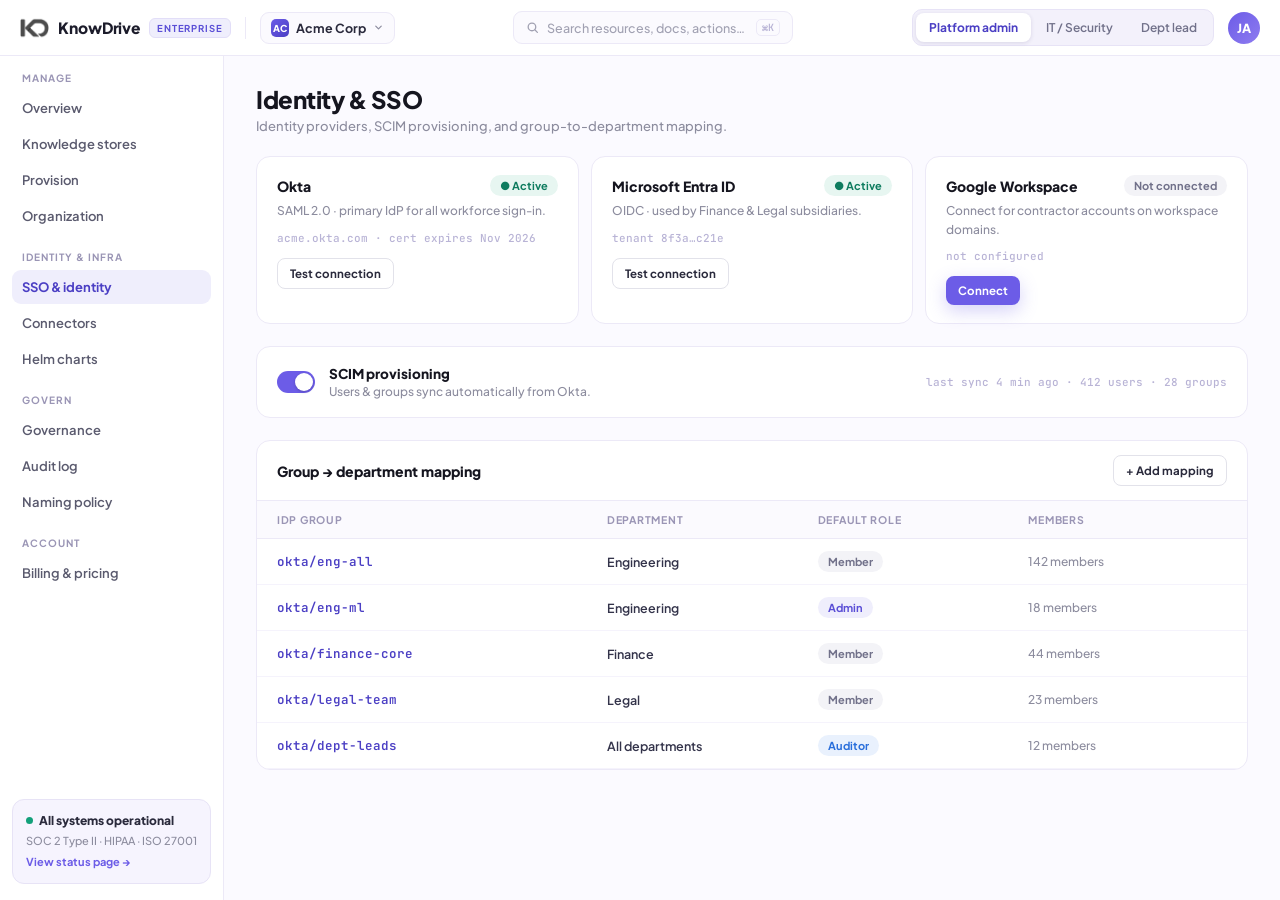
<file: site/sso.html>
<!DOCTYPE html>
<html lang="en">
<head>
<meta charset="utf-8">
<meta name="viewport" content="width=device-width, initial-scale=1">
<title>SSO & identity — KnowDrive Enterprise Console</title>
<link rel="stylesheet" href="css/styles.css">
</head>
<body>

<header class="topbar">
  <a class="brand" href="index.html">
    <img src="assets/logo.png" alt="KnowDrive">
    <b>KnowDrive</b>
    <span class="tag">ENTERPRISE</span>
  </a>
  <span class="vline"></span>
  <div class="orgwrap">
    <button class="orgbtn" type="button">
      <span class="oini" style="background:linear-gradient(135deg,#6C5CE7,#4B3FC4);">AC</span>
      <span class="oname">Acme Corp</span>
      <svg width="11" height="11" viewBox="0 0 24 24" fill="none" stroke="#8C8C9E" stroke-width="2.6" stroke-linecap="round" stroke-linejoin="round"><path d="m6 9 6 6 6-6"/></svg>
    </button>
    <div class="orgmenu hidden">
      <div class="mlabel">Switch organization</div>
      <button class="orgopt" type="button" data-org="acme"><span class="oini" style="background:linear-gradient(135deg,#6C5CE7,#4B3FC4);">AC</span><span><span class="oname">Acme Corp</span><span class="osub">412 members · 6 stores</span></span><span class="check">✓</span></button>
      <button class="orgopt" type="button" data-org="northwind"><span class="oini" style="background:linear-gradient(135deg,#12A07A,#0B7C63);">NL</span><span><span class="oname">Northwind Labs</span><span class="osub">38 members · 2 stores</span></span><span class="check">✓</span></button>
      <button class="orgopt" type="button" data-org="recourse"><span class="oini" style="background:linear-gradient(135deg,#2A6FDB,#1B4FA8);">RS</span><span><span class="oname">Recourse Software</span><span class="osub">9 members · 1 store</span></span><span class="check">✓</span></button>
    </div>
  </div>
  <span class="spacer"></span>
  <button class="searchbtn" type="button">
    <svg width="13" height="13" viewBox="0 0 24 24" fill="none" stroke="#A1A1B2" stroke-width="2.4" stroke-linecap="round"><circle cx="11" cy="11" r="7"/><path d="m21 21-4.3-4.3"/></svg>
    Search resources, docs, actions…
    <kbd>⌘K</kbd>
  </button>
  <span class="spacer"></span>
  <div class="roleseg">
    <button type="button" data-role="platform">Platform admin</button>
    <button type="button" data-role="security">IT / Security</button>
    <button type="button" data-role="dept">Dept lead</button>
  </div>
  <a class="avatar" href="profile.html" title="Profile &amp; account">JA</a>
</header>

<div class="frame">
  <aside class="sidebar">

      <div class="navsec">
        <div class="ntitle">Manage</div>
        <div class="nitems">
          <a class="navitem" data-roles="platform security dept" href="index.html">Overview</a>
          <a class="navitem" data-roles="platform dept" href="stores.html">Knowledge stores</a>
          <a class="navitem" data-roles="platform dept" href="provision.html">Provision</a>
          <a class="navitem" data-roles="platform security" href="organization.html">Organization</a>
        </div>
      </div>

      <div class="navsec">
        <div class="ntitle">Identity & infra</div>
        <div class="nitems">
          <a class="navitem active" data-roles="platform security" href="sso.html">SSO & identity</a>
          <a class="navitem" data-roles="platform security" href="connectors.html">Connectors</a>
          <a class="navitem" data-roles="platform security" href="helm.html">Helm charts</a>
        </div>
      </div>

      <div class="navsec">
        <div class="ntitle">Govern</div>
        <div class="nitems">
          <a class="navitem" data-roles="platform security" href="governance.html">Governance</a>
          <a class="navitem" data-roles="platform security" href="audit.html">Audit log</a>
          <a class="navitem" data-roles="platform security" href="naming.html">Naming policy</a>
        </div>
      </div>

      <div class="navsec">
        <div class="ntitle">Account</div>
        <div class="nitems">
          <a class="navitem" data-roles="platform dept" href="billing.html">Billing & pricing</a>
        </div>
      </div>
    <a class="statusbox" href="status.html">
      <span class="srow"><span class="sdot"></span>All systems operational</span>
      <span class="ssub">SOC 2 Type II · HIPAA · ISO 27001</span>
      <span class="slink">View status page →</span>
    </a>
  </aside>
  <main class="main">
    <div class="content">

<h1 class="pt">Identity &amp; SSO</h1>
<div class="psub" style="margin-bottom:22px;">Identity providers, SCIM provisioning, and group-to-department mapping.</div>

<div style="display:grid; grid-template-columns:1fr 1fr 1fr; gap:12px;" class="section-gap">
  <div class="card pad">
    <div style="display:flex; align-items:center; justify-content:space-between;"><span class="ctitle">Okta</span><span class="chip green">● Active</span></div>
    <div style="font:500 12px 'Plus Jakarta Sans'; color:#8C8C9E; margin-top:6px; line-height:1.55;">SAML 2.0 · primary IdP for all workforce sign-in.</div>
    <div style="font:500 11px 'JetBrains Mono'; color:#B9B4D6; margin-top:10px;">acme.okta.com · cert expires Nov 2026</div>
    <button class="btn ghost sm idp-test" data-name="Okta" type="button" style="margin-top:13px;">Test connection</button>
  </div>
  <div class="card pad">
    <div style="display:flex; align-items:center; justify-content:space-between;"><span class="ctitle">Microsoft Entra ID</span><span class="chip green">● Active</span></div>
    <div style="font:500 12px 'Plus Jakarta Sans'; color:#8C8C9E; margin-top:6px; line-height:1.55;">OIDC · used by Finance &amp; Legal subsidiaries.</div>
    <div style="font:500 11px 'JetBrains Mono'; color:#B9B4D6; margin-top:10px;">tenant 8f3a…c21e</div>
    <button class="btn ghost sm idp-test" data-name="Microsoft Entra ID" type="button" style="margin-top:13px;">Test connection</button>
  </div>
  <div class="card pad">
    <div style="display:flex; align-items:center; justify-content:space-between;"><span class="ctitle">Google Workspace</span><span class="chip gray">Not connected</span></div>
    <div style="font:500 12px 'Plus Jakarta Sans'; color:#8C8C9E; margin-top:6px; line-height:1.55;">Connect for contractor accounts on workspace domains.</div>
    <div style="font:500 11px 'JetBrains Mono'; color:#B9B4D6; margin-top:10px;">not configured</div>
    <button class="btn primary sm idp-connect" type="button" style="margin-top:13px;">Connect</button>
  </div>
</div>

<div id="ssoBanner" class="hidden" style="display:flex; align-items:center; gap:9px; background:#E7F6F1; border:1px solid #C9EADF; border-radius:11px; padding:12px 16px; margin-bottom:22px; font:600 12.5px 'Plus Jakarta Sans'; color:#0E7C5F; animation:kdFadeIn .2s ease;">
  <svg width="15" height="15" viewBox="0 0 24 24" fill="none" stroke="#12A07A" stroke-width="2.6" stroke-linecap="round" stroke-linejoin="round"><path d="M20 6 9 17l-5-5"/></svg>
  <span id="ssoBannerText"></span>
</div>

<div class="card pad section-gap" style="display:flex; align-items:center; gap:14px;">
  <button class="toggle on" id="scimToggle" type="button"><span class="knob"></span></button>
  <div>
    <div style="font:800 13.5px 'Plus Jakarta Sans';">SCIM provisioning</div>
    <div style="font:500 12px 'Plus Jakarta Sans'; color:#8C8C9E; margin-top:2px;" id="scimDesc">Users &amp; groups sync automatically from Okta.</div>
  </div>
  <span style="margin-left:auto; font:500 11px 'JetBrains Mono'; color:#B9B4D6;">last sync 4 min ago · 412 users · 28 groups</span>
</div>

<div class="card" style="overflow:hidden;">
  <div style="display:flex; align-items:center; justify-content:space-between; padding:14px 20px; border-bottom:1px solid #ECE9F7;">
    <span class="ctitle">Group → department mapping</span>
    <button class="btn ghost sm" id="addMapping" type="button">+ Add mapping</button>
  </div>
  <div class="thead" style="grid-template-columns:1.6fr 1fr 1fr 1fr;"><span>IdP group</span><span>Department</span><span>Default role</span><span>Members</span></div>
  <div id="mappingRows">
    <div class="trow" style="grid-template-columns:1.6fr 1fr 1fr 1fr;"><span class="td mono">okta/eng-all</span><span class="td b">Engineering</span><span class="chip gray">Member</span><span class="td dim">142 members</span></div>
    <div class="trow" style="grid-template-columns:1.6fr 1fr 1fr 1fr;"><span class="td mono">okta/eng-ml</span><span class="td b">Engineering</span><span class="chip violet">Admin</span><span class="td dim">18 members</span></div>
    <div class="trow" style="grid-template-columns:1.6fr 1fr 1fr 1fr;"><span class="td mono">okta/finance-core</span><span class="td b">Finance</span><span class="chip gray">Member</span><span class="td dim">44 members</span></div>
    <div class="trow" style="grid-template-columns:1.6fr 1fr 1fr 1fr;"><span class="td mono">okta/legal-team</span><span class="td b">Legal</span><span class="chip gray">Member</span><span class="td dim">23 members</span></div>
    <div class="trow" style="grid-template-columns:1.6fr 1fr 1fr 1fr;"><span class="td mono">okta/dept-leads</span><span class="td b">All departments</span><span class="chip blue">Auditor</span><span class="td dim">12 members</span></div>
  </div>
</div>
    </div>
  </main>
</div>

<script src="js/shell.js"></script>
<script>
var banner = document.getElementById('ssoBanner');
var bt;
function showBanner(msg) {
  document.getElementById('ssoBannerText').textContent = msg;
  banner.classList.remove('hidden');
  clearTimeout(bt);
  bt = setTimeout(function () { banner.classList.add('hidden'); }, 3500);
}
document.querySelectorAll('.idp-test').forEach(function (b) {
  b.addEventListener('click', function () {
    showBanner(b.dataset.name + ': metadata valid, assertion signed, 412 users resolvable. Round-trip 240 ms.');
  });
});
document.querySelector('.idp-connect').addEventListener('click', function () {
  showBanner('Google Workspace connection started — an admin consent link was sent to it-admins@acme.com.');
});
document.getElementById('scimToggle').addEventListener('click', function () {
  this.classList.toggle('on');
  document.getElementById('scimDesc').textContent = this.classList.contains('on')
    ? 'Users & groups sync automatically from Okta.'
    : 'Paused — grants are frozen until re-enabled.';
});
document.getElementById('addMapping').addEventListener('click', function () {
  var row = document.createElement('div');
  row.className = 'trow';
  row.style.gridTemplateColumns = '1.6fr 1fr 1fr 1fr';
  row.innerHTML = '<span class="td mono">okta/new-group</span><span class="td b">Unassigned</span><span class="chip gray">Member</span><span class="td dim">0 members</span>';
  document.getElementById('mappingRows').appendChild(row);
});
</script>
</body>
</html>
</file>
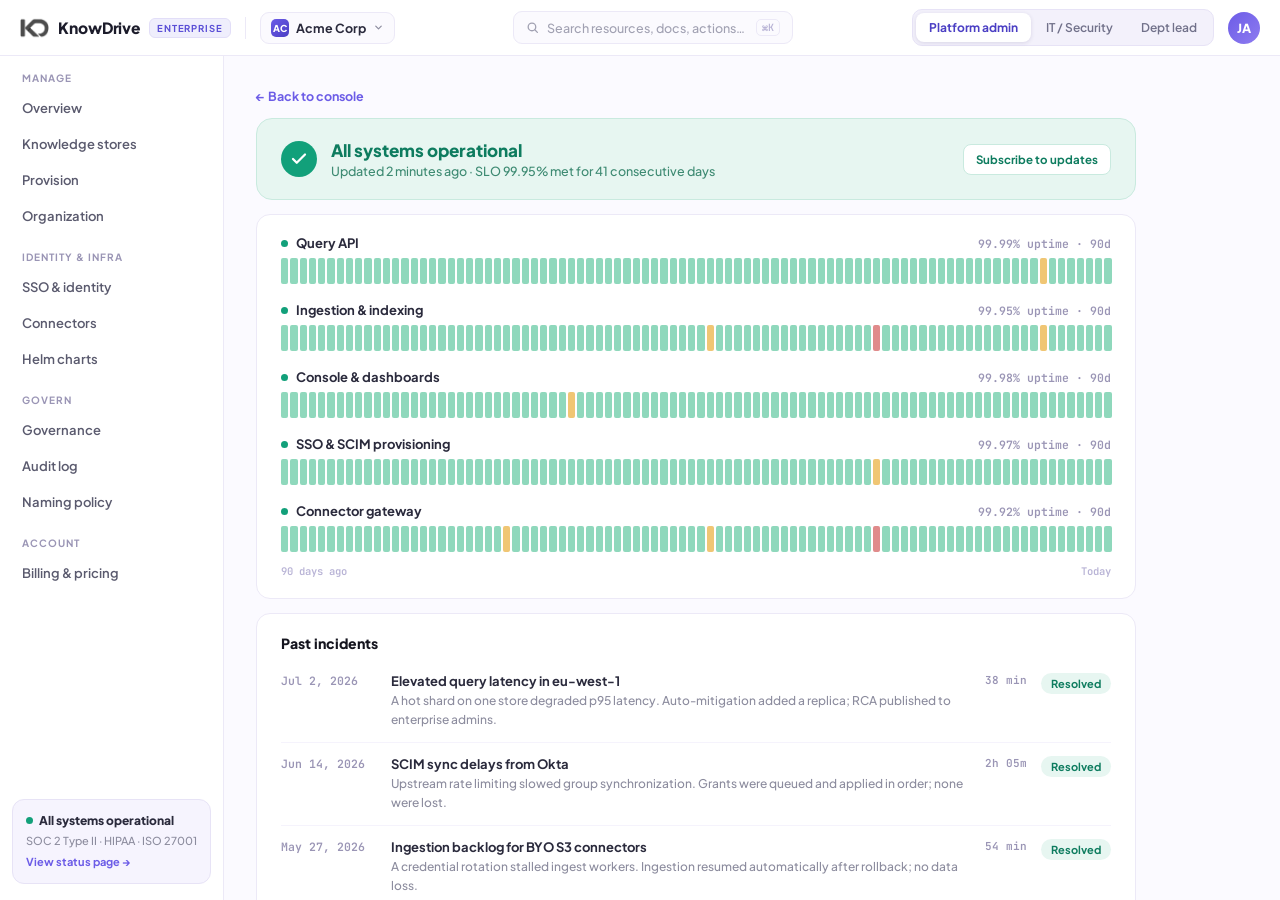
<file: site/status.html>
<!DOCTYPE html>
<html lang="en">
<head>
<meta charset="utf-8">
<meta name="viewport" content="width=device-width, initial-scale=1">
<title>System status — KnowDrive Enterprise Console</title>
<link rel="stylesheet" href="css/styles.css">
</head>
<body>

<header class="topbar">
  <a class="brand" href="index.html">
    <img src="assets/logo.png" alt="KnowDrive">
    <b>KnowDrive</b>
    <span class="tag">ENTERPRISE</span>
  </a>
  <span class="vline"></span>
  <div class="orgwrap">
    <button class="orgbtn" type="button">
      <span class="oini" style="background:linear-gradient(135deg,#6C5CE7,#4B3FC4);">AC</span>
      <span class="oname">Acme Corp</span>
      <svg width="11" height="11" viewBox="0 0 24 24" fill="none" stroke="#8C8C9E" stroke-width="2.6" stroke-linecap="round" stroke-linejoin="round"><path d="m6 9 6 6 6-6"/></svg>
    </button>
    <div class="orgmenu hidden">
      <div class="mlabel">Switch organization</div>
      <button class="orgopt" type="button" data-org="acme"><span class="oini" style="background:linear-gradient(135deg,#6C5CE7,#4B3FC4);">AC</span><span><span class="oname">Acme Corp</span><span class="osub">412 members · 6 stores</span></span><span class="check">✓</span></button>
      <button class="orgopt" type="button" data-org="northwind"><span class="oini" style="background:linear-gradient(135deg,#12A07A,#0B7C63);">NL</span><span><span class="oname">Northwind Labs</span><span class="osub">38 members · 2 stores</span></span><span class="check">✓</span></button>
      <button class="orgopt" type="button" data-org="recourse"><span class="oini" style="background:linear-gradient(135deg,#2A6FDB,#1B4FA8);">RS</span><span><span class="oname">Recourse Software</span><span class="osub">9 members · 1 store</span></span><span class="check">✓</span></button>
    </div>
  </div>
  <span class="spacer"></span>
  <button class="searchbtn" type="button">
    <svg width="13" height="13" viewBox="0 0 24 24" fill="none" stroke="#A1A1B2" stroke-width="2.4" stroke-linecap="round"><circle cx="11" cy="11" r="7"/><path d="m21 21-4.3-4.3"/></svg>
    Search resources, docs, actions…
    <kbd>⌘K</kbd>
  </button>
  <span class="spacer"></span>
  <div class="roleseg">
    <button type="button" data-role="platform">Platform admin</button>
    <button type="button" data-role="security">IT / Security</button>
    <button type="button" data-role="dept">Dept lead</button>
  </div>
  <a class="avatar" href="profile.html" title="Profile &amp; account">JA</a>
</header>

<div class="frame">
  <aside class="sidebar">

      <div class="navsec">
        <div class="ntitle">Manage</div>
        <div class="nitems">
          <a class="navitem" data-roles="platform security dept" href="index.html">Overview</a>
          <a class="navitem" data-roles="platform dept" href="stores.html">Knowledge stores</a>
          <a class="navitem" data-roles="platform dept" href="provision.html">Provision</a>
          <a class="navitem" data-roles="platform security" href="organization.html">Organization</a>
        </div>
      </div>

      <div class="navsec">
        <div class="ntitle">Identity & infra</div>
        <div class="nitems">
          <a class="navitem" data-roles="platform security" href="sso.html">SSO & identity</a>
          <a class="navitem" data-roles="platform security" href="connectors.html">Connectors</a>
          <a class="navitem" data-roles="platform security" href="helm.html">Helm charts</a>
        </div>
      </div>

      <div class="navsec">
        <div class="ntitle">Govern</div>
        <div class="nitems">
          <a class="navitem" data-roles="platform security" href="governance.html">Governance</a>
          <a class="navitem" data-roles="platform security" href="audit.html">Audit log</a>
          <a class="navitem" data-roles="platform security" href="naming.html">Naming policy</a>
        </div>
      </div>

      <div class="navsec">
        <div class="ntitle">Account</div>
        <div class="nitems">
          <a class="navitem" data-roles="platform dept" href="billing.html">Billing & pricing</a>
        </div>
      </div>
    <a class="statusbox" href="status.html">
      <span class="srow"><span class="sdot"></span>All systems operational</span>
      <span class="ssub">SOC 2 Type II · HIPAA · ISO 27001</span>
      <span class="slink">View status page →</span>
    </a>
  </aside>
  <main class="main">
    <div class="content">

<div style="max-width:880px;">
  <a class="backlink" href="index.html">← Back to console</a>
  <div style="background:#E7F6F1; border:1px solid #C9EADF; border-radius:16px; padding:20px 24px; display:flex; align-items:center; gap:14px; margin-bottom:14px;">
    <span style="width:36px; height:36px; border-radius:50%; background:#12A07A; display:flex; align-items:center; justify-content:center; flex:none;"><svg width="18" height="18" viewBox="0 0 24 24" fill="none" stroke="#fff" stroke-width="3" stroke-linecap="round" stroke-linejoin="round"><path d="M20 6 9 17l-5-5"/></svg></span>
    <div>
      <div style="font:800 17px 'Plus Jakarta Sans'; color:#0E7C5F;">All systems operational</div>
      <div style="font:500 12.5px 'Plus Jakarta Sans'; color:#3D8A72; margin-top:2px;">Updated 2 minutes ago · SLO 99.95% met for 41 consecutive days</div>
    </div>
    <button class="btn sm" type="button" style="margin-left:auto; border:1px solid #C9EADF; background:#fff; color:#0E7C5F;">Subscribe to updates</button>
  </div>
  <div class="card" style="padding:20px 24px; margin-bottom:14px;">
    <div style="display:flex; flex-direction:column; gap:18px;" id="upComponents"></div>
    <div style="display:flex; justify-content:space-between; font:600 10.5px 'JetBrains Mono'; color:#B9B4D6; margin-top:12px;"><span>90 days ago</span><span>Today</span></div>
  </div>
  <div class="card" style="padding:20px 24px;">
    <div class="ctitle" style="margin-bottom:8px;">Past incidents</div>
    <div style="display:flex; gap:14px; padding:13px 0; border-bottom:1px solid #F5F3FC; align-items:flex-start;"><span style="flex:none; font:600 11.5px 'JetBrains Mono'; color:#9A95B5; width:96px;">Jul 2, 2026</span><div style="min-width:0; flex:1;"><div style="font:700 13px 'Plus Jakarta Sans'; color:#2A2A3C;">Elevated query latency in eu-west-1</div><div style="font:500 12px 'Plus Jakarta Sans'; color:#8C8C9E; margin-top:3px; line-height:1.55;">A hot shard on one store degraded p95 latency. Auto-mitigation added a replica; RCA published to enterprise admins.</div></div><span style="flex:none; font:600 11px 'JetBrains Mono'; color:#9A95B5;">38 min</span><span class="chip green">Resolved</span></div>
    <div style="display:flex; gap:14px; padding:13px 0; border-bottom:1px solid #F5F3FC; align-items:flex-start;"><span style="flex:none; font:600 11.5px 'JetBrains Mono'; color:#9A95B5; width:96px;">Jun 14, 2026</span><div style="min-width:0; flex:1;"><div style="font:700 13px 'Plus Jakarta Sans'; color:#2A2A3C;">SCIM sync delays from Okta</div><div style="font:500 12px 'Plus Jakarta Sans'; color:#8C8C9E; margin-top:3px; line-height:1.55;">Upstream rate limiting slowed group synchronization. Grants were queued and applied in order; none were lost.</div></div><span style="flex:none; font:600 11px 'JetBrains Mono'; color:#9A95B5;">2h 05m</span><span class="chip green">Resolved</span></div>
    <div style="display:flex; gap:14px; padding:13px 0; border-bottom:1px solid #F5F3FC; align-items:flex-start;"><span style="flex:none; font:600 11.5px 'JetBrains Mono'; color:#9A95B5; width:96px;">May 27, 2026</span><div style="min-width:0; flex:1;"><div style="font:700 13px 'Plus Jakarta Sans'; color:#2A2A3C;">Ingestion backlog for BYO S3 connectors</div><div style="font:500 12px 'Plus Jakarta Sans'; color:#8C8C9E; margin-top:3px; line-height:1.55;">A credential rotation stalled ingest workers. Ingestion resumed automatically after rollback; no data loss.</div></div><span style="flex:none; font:600 11px 'JetBrains Mono'; color:#9A95B5;">54 min</span><span class="chip green">Resolved</span></div>
    <div style="font:500 11.5px 'Plus Jakarta Sans'; color:#9A95B5; margin-top:14px;">Incident history retained 24 months · RCAs available to enterprise admins · SOC 2 Type II · HIPAA · ISO 27001</div>
  </div>
</div>
    </div>
  </main>
</div>

<script src="js/shell.js"></script>
<script>
var COMPONENTS = [
  ['Query API', '99.99%', [82], []],
  ['Ingestion & indexing', '99.95%', [46, 82], [64]],
  ['Console & dashboards', '99.98%', [31], []],
  ['SSO & SCIM provisioning', '99.97%', [64], []],
  ['Connector gateway', '99.92%', [24, 46], [64]]
];
document.getElementById('upComponents').innerHTML = COMPONENTS.map(function (c) {
  var bars = '';
  for (var i = 0; i < 90; i++) {
    var cls = c[3].indexOf(i) >= 0 ? ' class="red"' : c[2].indexOf(i) >= 0 ? ' class="amber"' : '';
    var tip = i === 89 ? 'Today · operational' : (89 - i) + ' days ago';
    bars += '<div' + cls + ' title="' + tip + '"></div>';
  }
  return '<div>' +
    '<div style="display:flex; align-items:center; justify-content:space-between; margin-bottom:7px;">' +
      '<span style="display:flex; align-items:center; gap:8px; font:700 13px Plus Jakarta Sans; color:#2A2A3C;"><span style="width:7px; height:7px; border-radius:50%; background:#12A07A;"></span>' + c[0] + '</span>' +
      '<span style="font:600 11.5px JetBrains Mono, monospace; color:#9A95B5;">' + c[1] + ' uptime · 90d</span>' +
    '</div><div class="upbars">' + bars + '</div></div>';
}).join('');
</script>
</body>
</html>
</file>
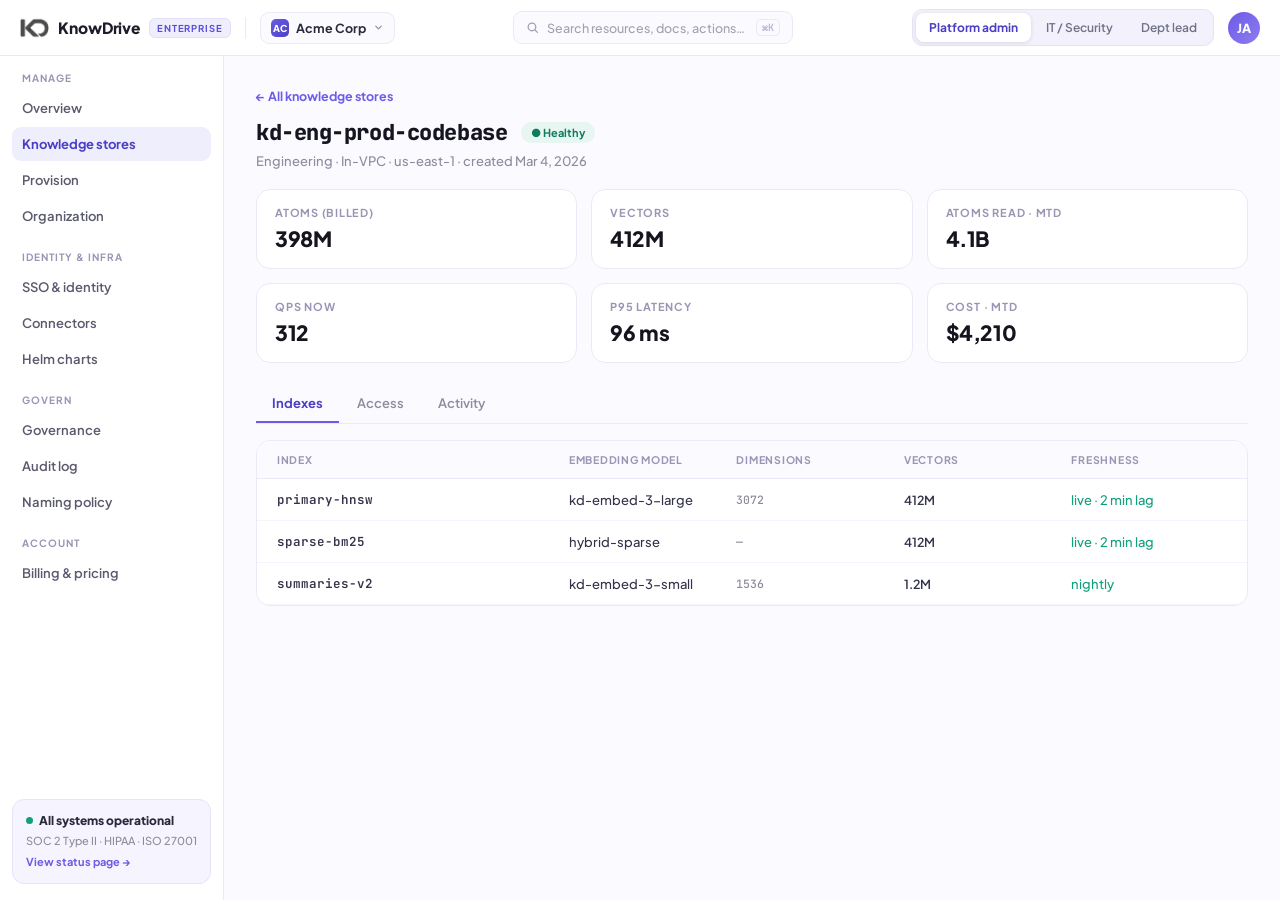
<file: site/store-detail.html>
<!DOCTYPE html>
<html lang="en">
<head>
<meta charset="utf-8">
<meta name="viewport" content="width=device-width, initial-scale=1">
<title>Store detail — KnowDrive Enterprise Console</title>
<link rel="stylesheet" href="css/styles.css">
</head>
<body>

<header class="topbar">
  <a class="brand" href="index.html">
    <img src="assets/logo.png" alt="KnowDrive">
    <b>KnowDrive</b>
    <span class="tag">ENTERPRISE</span>
  </a>
  <span class="vline"></span>
  <div class="orgwrap">
    <button class="orgbtn" type="button">
      <span class="oini" style="background:linear-gradient(135deg,#6C5CE7,#4B3FC4);">AC</span>
      <span class="oname">Acme Corp</span>
      <svg width="11" height="11" viewBox="0 0 24 24" fill="none" stroke="#8C8C9E" stroke-width="2.6" stroke-linecap="round" stroke-linejoin="round"><path d="m6 9 6 6 6-6"/></svg>
    </button>
    <div class="orgmenu hidden">
      <div class="mlabel">Switch organization</div>
      <button class="orgopt" type="button" data-org="acme"><span class="oini" style="background:linear-gradient(135deg,#6C5CE7,#4B3FC4);">AC</span><span><span class="oname">Acme Corp</span><span class="osub">412 members · 6 stores</span></span><span class="check">✓</span></button>
      <button class="orgopt" type="button" data-org="northwind"><span class="oini" style="background:linear-gradient(135deg,#12A07A,#0B7C63);">NL</span><span><span class="oname">Northwind Labs</span><span class="osub">38 members · 2 stores</span></span><span class="check">✓</span></button>
      <button class="orgopt" type="button" data-org="recourse"><span class="oini" style="background:linear-gradient(135deg,#2A6FDB,#1B4FA8);">RS</span><span><span class="oname">Recourse Software</span><span class="osub">9 members · 1 store</span></span><span class="check">✓</span></button>
    </div>
  </div>
  <span class="spacer"></span>
  <button class="searchbtn" type="button">
    <svg width="13" height="13" viewBox="0 0 24 24" fill="none" stroke="#A1A1B2" stroke-width="2.4" stroke-linecap="round"><circle cx="11" cy="11" r="7"/><path d="m21 21-4.3-4.3"/></svg>
    Search resources, docs, actions…
    <kbd>⌘K</kbd>
  </button>
  <span class="spacer"></span>
  <div class="roleseg">
    <button type="button" data-role="platform">Platform admin</button>
    <button type="button" data-role="security">IT / Security</button>
    <button type="button" data-role="dept">Dept lead</button>
  </div>
  <a class="avatar" href="profile.html" title="Profile &amp; account">JA</a>
</header>

<div class="frame">
  <aside class="sidebar">

      <div class="navsec">
        <div class="ntitle">Manage</div>
        <div class="nitems">
          <a class="navitem" data-roles="platform security dept" href="index.html">Overview</a>
          <a class="navitem active" data-roles="platform dept" href="stores.html">Knowledge stores</a>
          <a class="navitem" data-roles="platform dept" href="provision.html">Provision</a>
          <a class="navitem" data-roles="platform security" href="organization.html">Organization</a>
        </div>
      </div>

      <div class="navsec">
        <div class="ntitle">Identity & infra</div>
        <div class="nitems">
          <a class="navitem" data-roles="platform security" href="sso.html">SSO & identity</a>
          <a class="navitem" data-roles="platform security" href="connectors.html">Connectors</a>
          <a class="navitem" data-roles="platform security" href="helm.html">Helm charts</a>
        </div>
      </div>

      <div class="navsec">
        <div class="ntitle">Govern</div>
        <div class="nitems">
          <a class="navitem" data-roles="platform security" href="governance.html">Governance</a>
          <a class="navitem" data-roles="platform security" href="audit.html">Audit log</a>
          <a class="navitem" data-roles="platform security" href="naming.html">Naming policy</a>
        </div>
      </div>

      <div class="navsec">
        <div class="ntitle">Account</div>
        <div class="nitems">
          <a class="navitem" data-roles="platform dept" href="billing.html">Billing & pricing</a>
        </div>
      </div>
    <a class="statusbox" href="status.html">
      <span class="srow"><span class="sdot"></span>All systems operational</span>
      <span class="ssub">SOC 2 Type II · HIPAA · ISO 27001</span>
      <span class="slink">View status page →</span>
    </a>
  </aside>
  <main class="main">
    <div class="content">

<a class="backlink" href="stores.html">← All knowledge stores</a>
<div style="display:flex; align-items:center; gap:14px; margin-bottom:6px;">
  <span id="dTitle" style="font:800 22px 'JetBrains Mono'; letter-spacing:-.02em;">kd-eng-prod-codebase</span>
  <span id="dChip"></span>
</div>
<div class="psub" id="dSub" style="margin-bottom:20px;"></div>
<div class="grid4" id="dKpis" style="grid-template-columns:repeat(3,1fr);"></div>
<div style="display:flex; gap:2px; border-bottom:1px solid #ECE9F7; margin-bottom:16px;" id="dTabs">
  <button class="tabbtn" data-tab="indexes" style="padding:10px 16px; border:none; border-bottom:2.5px solid #6C5CE7; background:none; cursor:pointer; font:700 13px 'Plus Jakarta Sans'; color:#4B3FC4;">Indexes</button>
  <button class="tabbtn" data-tab="access" style="padding:10px 16px; border:none; border-bottom:2.5px solid transparent; background:none; cursor:pointer; font:600 13px 'Plus Jakarta Sans'; color:#8C8C9E;">Access</button>
  <button class="tabbtn" data-tab="activity" style="padding:10px 16px; border:none; border-bottom:2.5px solid transparent; background:none; cursor:pointer; font:600 13px 'Plus Jakarta Sans'; color:#8C8C9E;">Activity</button>
</div>

<div class="tabpane" id="pane-indexes">
  <div class="card" style="overflow:hidden;">
    <div class="thead" style="grid-template-columns:1.8fr 1fr 1fr 1fr 1fr;"><span>Index</span><span>Embedding model</span><span>Dimensions</span><span>Vectors</span><span>Freshness</span></div>
    <div class="trow" style="grid-template-columns:1.8fr 1fr 1fr 1fr 1fr;"><span class="td mono" style="color:#33334A;">primary-hnsw</span><span class="td">kd-embed-3-large</span><span class="td mono2">3072</span><span class="td b dVectors">412M</span><span class="td" style="color:#12A07A;">live · 2 min lag</span></div>
    <div class="trow" style="grid-template-columns:1.8fr 1fr 1fr 1fr 1fr;"><span class="td mono" style="color:#33334A;">sparse-bm25</span><span class="td">hybrid-sparse</span><span class="td mono2">—</span><span class="td b dVectors">412M</span><span class="td" style="color:#12A07A;">live · 2 min lag</span></div>
    <div class="trow" style="grid-template-columns:1.8fr 1fr 1fr 1fr 1fr;"><span class="td mono" style="color:#33334A;">summaries-v2</span><span class="td">kd-embed-3-small</span><span class="td mono2">1536</span><span class="td b">1.2M</span><span class="td" style="color:#12A07A;">nightly</span></div>
  </div>
</div>
<div class="tabpane hidden" id="pane-access">
  <div class="card" style="overflow:hidden;">
    <div class="thead" style="grid-template-columns:1.6fr 1.4fr 1fr 1fr;"><span>Principal</span><span>Source</span><span>Role</span><span>Granted</span></div>
    <div class="trow" style="grid-template-columns:1.6fr 1.4fr 1fr 1fr;"><span class="td b">okta/eng-all</span><span class="td mono2">SSO group · SCIM</span><span class="chip gray">Member</span><span class="td dim">Mar 4, 2026</span></div>
    <div class="trow" style="grid-template-columns:1.6fr 1.4fr 1fr 1fr;"><span class="td b">okta/eng-ml</span><span class="td mono2">SSO group · SCIM</span><span class="chip violet">Admin</span><span class="td dim">Mar 4, 2026</span></div>
    <div class="trow" style="grid-template-columns:1.6fr 1.4fr 1fr 1fr;"><span class="td b">svc-ci-indexer</span><span class="td mono2">Service account</span><span class="chip gray">Writer</span><span class="td dim">Mar 6, 2026</span></div>
    <div class="trow" style="grid-template-columns:1.6fr 1.4fr 1fr 1fr;"><span class="td b">okta/dept-leads</span><span class="td mono2">SSO group · SCIM</span><span class="chip blue">Auditor</span><span class="td dim">Apr 1, 2026</span></div>
  </div>
</div>
<div class="tabpane hidden" id="pane-activity">
  <div class="card" style="padding:6px 20px;">
    <div style="display:grid; grid-template-columns:150px 1fr; gap:14px; padding:12px 0; border-bottom:1px solid #F5F3FC;"><span class="td mono2">10:02 UTC today</span><span class="td">Replica added (auto-mitigation)</span></div>
    <div style="display:grid; grid-template-columns:150px 1fr; gap:14px; padding:12px 0; border-bottom:1px solid #F5F3FC;"><span class="td mono2">09:12 UTC today</span><span class="td">p95 latency threshold exceeded — alert routed to #kd-ops</span></div>
    <div style="display:grid; grid-template-columns:150px 1fr; gap:14px; padding:12px 0; border-bottom:1px solid #F5F3FC;"><span class="td mono2">Yesterday 22:10</span><span class="td">Nightly re-embed of summaries-v2 completed (1.2M vectors)</span></div>
    <div style="display:grid; grid-template-columns:150px 1fr; gap:14px; padding:12px 0; border-bottom:1px solid #F5F3FC;"><span class="td mono2">Jul 8, 14:31</span><span class="td">Access grant: okta/dept-leads → Auditor</span></div>
  </div>
</div>
    </div>
  </main>
</div>

<script src="js/shell.js"></script>
<script>

/* Store detail: hydrate from ?id= and wire tabs */
var STORES = {
  'kd-eng-prod-codebase':  { dept:'Engineering', target:'In-VPC',  region:'us-east-1', atoms:'398M', reads:'4.1B', vectors:'412M', status:'healthy',  cost:'$4,210', qps:'312', p95:'96 ms' },
  'kd-rsch-prod-papers':   { dept:'Research',    target:'Managed', region:'us-east-1', atoms:'124M', reads:'1.9B', vectors:'128M', status:'healthy',  cost:'$1,485', qps:'220', p95:'101 ms' },
  'kd-fin-prod-invoices':  { dept:'Finance',     target:'BYO S3',  region:'us-east-1', atoms:'83M', reads:'1.2B', vectors:'86M',  status:'healthy',  cost:'$980',   qps:'145', p95:'104 ms' },
  'kd-legal-prod-contracts':{ dept:'Legal',      target:'Managed', region:'eu-west-1', atoms:'52M', reads:'610M', vectors:'54M',  status:'degraded', cost:'$742',   qps:'60',  p95:'410 ms' },
  'kd-sales-stg-calls':    { dept:'Sales',       target:'Managed', region:'us-west-2', atoms:'30M', reads:'—', vectors:'31M',  status:'indexing', cost:'$390',   qps:'—',   p95:'—' },
  'kd-hr-prod-policies':   { dept:'People Ops',  target:'On-prem', region:'dc-tor-01', atoms:'7.8M', reads:'95M', vectors:'8M',   status:'healthy',  cost:'$0',     qps:'12',  p95:'88 ms' }
};
var id = new URLSearchParams(location.search).get('id') || 'kd-eng-prod-codebase';
var s = STORES[id] || STORES['kd-eng-prod-codebase'];
document.getElementById('dTitle').textContent = id;
document.title = id + ' — KnowDrive Enterprise Console';
var chipMap = { healthy:['green','● Healthy'], degraded:['amber','● Degraded'], indexing:['violet','◌ Indexing'] };
document.getElementById('dChip').outerHTML = '<span class="chip ' + chipMap[s.status][0] + '">' + chipMap[s.status][1] + '</span>';
document.getElementById('dSub').textContent = s.dept + ' · ' + s.target + ' · ' + s.region + ' · created Mar 4, 2026';
document.getElementById('dKpis').innerHTML = [
  ['Atoms (billed)', s.atoms], ['Vectors', s.vectors], ['Atoms read · MTD', s.reads], ['QPS now', s.qps], ['p95 latency', s.p95], ['Cost · MTD', s.cost]
].map(function (k) {
  return '<div class="kpi"><div class="kl">' + k[0] + '</div><div class="kv" style="font-size:21px; margin-top:6px;">' + k[1] + '</div></div>';
}).join('');
document.querySelectorAll('.dVectors').forEach(function (el) { el.textContent = s.vectors; });

document.getElementById('dTabs').addEventListener('click', function (e) {
  var b = e.target.closest('.tabbtn'); if (!b) return;
  document.querySelectorAll('.tabbtn').forEach(function (t) {
    var on = t === b;
    t.style.borderBottomColor = on ? '#6C5CE7' : 'transparent';
    t.style.color = on ? '#4B3FC4' : '#8C8C9E';
    t.style.fontWeight = on ? '700' : '600';
  });
  document.querySelectorAll('.tabpane').forEach(function (p) {
    p.classList.toggle('hidden', p.id !== 'pane-' + b.dataset.tab);
  });
});
</script>
</body>
</html>
</file>
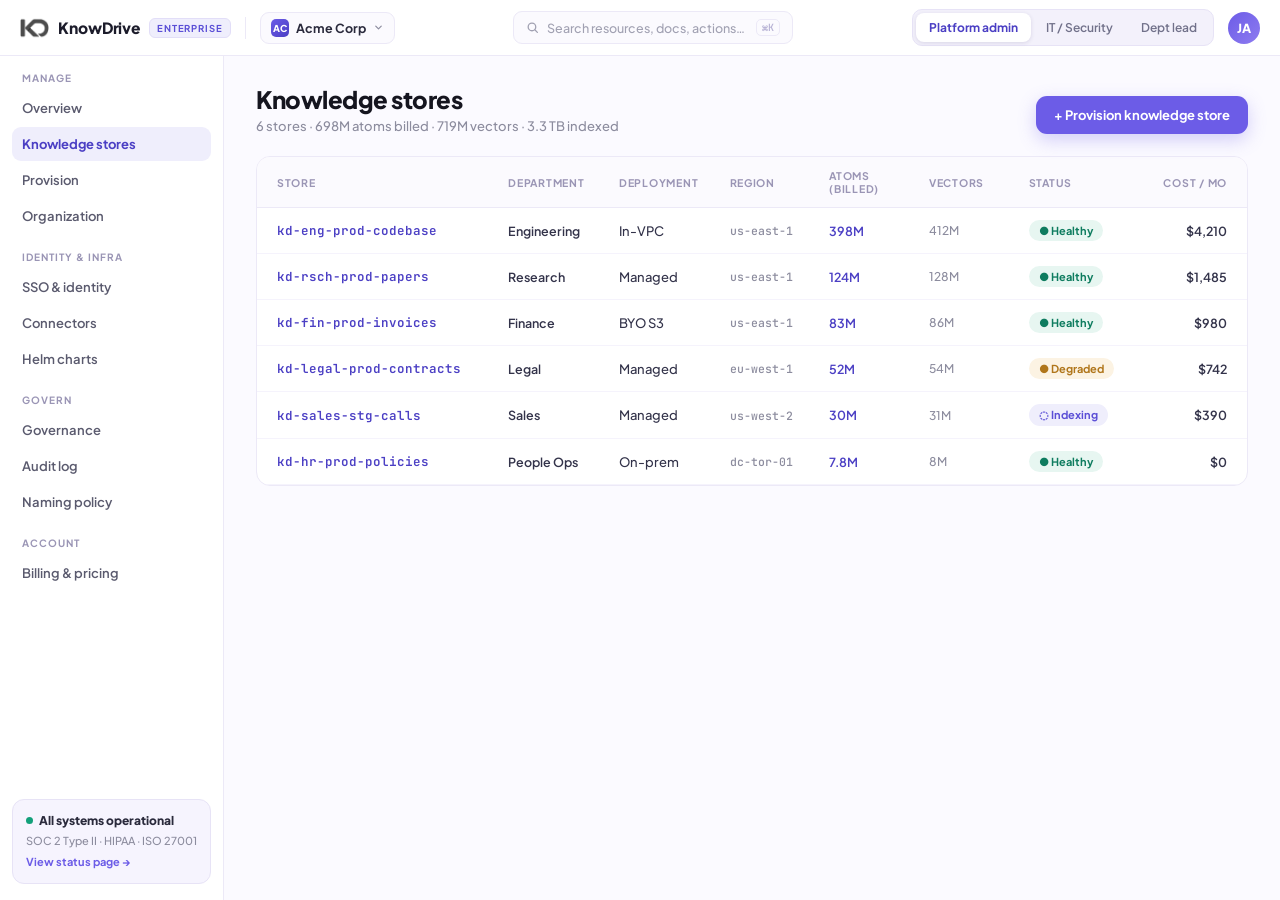
<file: site/stores.html>
<!DOCTYPE html>
<html lang="en">
<head>
<meta charset="utf-8">
<meta name="viewport" content="width=device-width, initial-scale=1">
<title>Knowledge stores — KnowDrive Enterprise Console</title>
<link rel="stylesheet" href="css/styles.css">
</head>
<body>

<header class="topbar">
  <a class="brand" href="index.html">
    <img src="assets/logo.png" alt="KnowDrive">
    <b>KnowDrive</b>
    <span class="tag">ENTERPRISE</span>
  </a>
  <span class="vline"></span>
  <div class="orgwrap">
    <button class="orgbtn" type="button">
      <span class="oini" style="background:linear-gradient(135deg,#6C5CE7,#4B3FC4);">AC</span>
      <span class="oname">Acme Corp</span>
      <svg width="11" height="11" viewBox="0 0 24 24" fill="none" stroke="#8C8C9E" stroke-width="2.6" stroke-linecap="round" stroke-linejoin="round"><path d="m6 9 6 6 6-6"/></svg>
    </button>
    <div class="orgmenu hidden">
      <div class="mlabel">Switch organization</div>
      <button class="orgopt" type="button" data-org="acme"><span class="oini" style="background:linear-gradient(135deg,#6C5CE7,#4B3FC4);">AC</span><span><span class="oname">Acme Corp</span><span class="osub">412 members · 6 stores</span></span><span class="check">✓</span></button>
      <button class="orgopt" type="button" data-org="northwind"><span class="oini" style="background:linear-gradient(135deg,#12A07A,#0B7C63);">NL</span><span><span class="oname">Northwind Labs</span><span class="osub">38 members · 2 stores</span></span><span class="check">✓</span></button>
      <button class="orgopt" type="button" data-org="recourse"><span class="oini" style="background:linear-gradient(135deg,#2A6FDB,#1B4FA8);">RS</span><span><span class="oname">Recourse Software</span><span class="osub">9 members · 1 store</span></span><span class="check">✓</span></button>
    </div>
  </div>
  <span class="spacer"></span>
  <button class="searchbtn" type="button">
    <svg width="13" height="13" viewBox="0 0 24 24" fill="none" stroke="#A1A1B2" stroke-width="2.4" stroke-linecap="round"><circle cx="11" cy="11" r="7"/><path d="m21 21-4.3-4.3"/></svg>
    Search resources, docs, actions…
    <kbd>⌘K</kbd>
  </button>
  <span class="spacer"></span>
  <div class="roleseg">
    <button type="button" data-role="platform">Platform admin</button>
    <button type="button" data-role="security">IT / Security</button>
    <button type="button" data-role="dept">Dept lead</button>
  </div>
  <a class="avatar" href="profile.html" title="Profile &amp; account">JA</a>
</header>

<div class="frame">
  <aside class="sidebar">

      <div class="navsec">
        <div class="ntitle">Manage</div>
        <div class="nitems">
          <a class="navitem" data-roles="platform security dept" href="index.html">Overview</a>
          <a class="navitem active" data-roles="platform dept" href="stores.html">Knowledge stores</a>
          <a class="navitem" data-roles="platform dept" href="provision.html">Provision</a>
          <a class="navitem" data-roles="platform security" href="organization.html">Organization</a>
        </div>
      </div>

      <div class="navsec">
        <div class="ntitle">Identity & infra</div>
        <div class="nitems">
          <a class="navitem" data-roles="platform security" href="sso.html">SSO & identity</a>
          <a class="navitem" data-roles="platform security" href="connectors.html">Connectors</a>
          <a class="navitem" data-roles="platform security" href="helm.html">Helm charts</a>
        </div>
      </div>

      <div class="navsec">
        <div class="ntitle">Govern</div>
        <div class="nitems">
          <a class="navitem" data-roles="platform security" href="governance.html">Governance</a>
          <a class="navitem" data-roles="platform security" href="audit.html">Audit log</a>
          <a class="navitem" data-roles="platform security" href="naming.html">Naming policy</a>
        </div>
      </div>

      <div class="navsec">
        <div class="ntitle">Account</div>
        <div class="nitems">
          <a class="navitem" data-roles="platform dept" href="billing.html">Billing & pricing</a>
        </div>
      </div>
    <a class="statusbox" href="status.html">
      <span class="srow"><span class="sdot"></span>All systems operational</span>
      <span class="ssub">SOC 2 Type II · HIPAA · ISO 27001</span>
      <span class="slink">View status page →</span>
    </a>
  </aside>
  <main class="main">
    <div class="content">

<div class="head-row">
  <div>
    <h1 class="pt">Knowledge stores</h1>
    <div class="psub">6 stores · 698M atoms billed · 719M vectors · 3.3 TB indexed</div>
  </div>
  <a class="btn primary" href="provision.html">+ Provision knowledge store</a>
</div>
<div class="card" style="overflow:hidden;">
  <div class="thead" style="grid-template-columns:2fr .9fr .9fr .8fr .8fr .8fr .9fr .8fr;"><span>Store</span><span>Department</span><span>Deployment</span><span>Region</span><span>Atoms (billed)</span><span>Vectors</span><span>Status</span><span style="text-align:right;">Cost / mo</span></div>
  <a class="trow" style="grid-template-columns:2fr .9fr .9fr .8fr .8fr .8fr .9fr .8fr;" href="store-detail.html?id=kd-eng-prod-codebase">
    <span class="td mono">kd-eng-prod-codebase</span><span class="td b">Engineering</span><span class="td">In-VPC</span><span class="td mono2">us-east-1</span><span class="td b" style="color:#4B3FC4;">398M</span><span class="td dim">412M</span><span class="chip green">● Healthy</span><span class="td b r">$4,210</span>
  </a>
  <a class="trow" style="grid-template-columns:2fr .9fr .9fr .8fr .8fr .8fr .9fr .8fr;" href="store-detail.html?id=kd-rsch-prod-papers">
    <span class="td mono">kd-rsch-prod-papers</span><span class="td b">Research</span><span class="td">Managed</span><span class="td mono2">us-east-1</span><span class="td b" style="color:#4B3FC4;">124M</span><span class="td dim">128M</span><span class="chip green">● Healthy</span><span class="td b r">$1,485</span>
  </a>
  <a class="trow" style="grid-template-columns:2fr .9fr .9fr .8fr .8fr .8fr .9fr .8fr;" href="store-detail.html?id=kd-fin-prod-invoices">
    <span class="td mono">kd-fin-prod-invoices</span><span class="td b">Finance</span><span class="td">BYO S3</span><span class="td mono2">us-east-1</span><span class="td b" style="color:#4B3FC4;">83M</span><span class="td dim">86M</span><span class="chip green">● Healthy</span><span class="td b r">$980</span>
  </a>
  <a class="trow" style="grid-template-columns:2fr .9fr .9fr .8fr .8fr .8fr .9fr .8fr;" href="store-detail.html?id=kd-legal-prod-contracts">
    <span class="td mono">kd-legal-prod-contracts</span><span class="td b">Legal</span><span class="td">Managed</span><span class="td mono2">eu-west-1</span><span class="td b" style="color:#4B3FC4;">52M</span><span class="td dim">54M</span><span class="chip amber">● Degraded</span><span class="td b r">$742</span>
  </a>
  <a class="trow" style="grid-template-columns:2fr .9fr .9fr .8fr .8fr .8fr .9fr .8fr;" href="store-detail.html?id=kd-sales-stg-calls">
    <span class="td mono">kd-sales-stg-calls</span><span class="td b">Sales</span><span class="td">Managed</span><span class="td mono2">us-west-2</span><span class="td b" style="color:#4B3FC4;">30M</span><span class="td dim">31M</span><span class="chip violet">◌ Indexing</span><span class="td b r">$390</span>
  </a>
  <a class="trow" style="grid-template-columns:2fr .9fr .9fr .8fr .8fr .8fr .9fr .8fr;" href="store-detail.html?id=kd-hr-prod-policies">
    <span class="td mono">kd-hr-prod-policies</span><span class="td b">People Ops</span><span class="td">On-prem</span><span class="td mono2">dc-tor-01</span><span class="td b" style="color:#4B3FC4;">7.8M</span><span class="td dim">8M</span><span class="chip green">● Healthy</span><span class="td b r">$0</span>
  </a>
</div>
    </div>
  </main>
</div>

<script src="js/shell.js"></script>
</body>
</html>
</file>
<file: site/css/styles.css>
/* ===========================================================
   KnowDrive Enterprise Console — shared styles
   Plain CSS, no framework.
=========================================================== */
@import url("https://fonts.googleapis.com/css2?family=Plus+Jakarta+Sans:wght@400;500;600;700;800&family=JetBrains+Mono:wght@400;500;600&display=swap");

:root {
  --ink:#15151F; --muted:#5A5A6E; --faint:#8C8C9E; --soft:#9A95B5;
  --brand:#6C5CE7; --brand-dk:#4B3FC4; --brand-bg:#EFEEFC;
  --line:#ECE9F7; --line2:#F5F3FC; --page:#FBFAFF;
  --green:#12A07A; --green-dk:#0E7C5F; --green-bg:#E7F6F1;
  --amber:#C9871F; --amber-bg:#FCF3E3;
  --red:#C03A3A; --red-bg:#FBEDED;
  --blue:#2A6FDB; --blue-bg:#E9F1FD;
}
* { box-sizing:border-box; }
html, body { margin:0; padding:0; }
body {
  font-family:"Plus Jakarta Sans", system-ui, sans-serif;
  -webkit-font-smoothing:antialiased;
  color:var(--ink); background:var(--page);
  height:100vh; display:flex; flex-direction:column; overflow:hidden;
}
a { color:var(--brand); text-decoration:none; }
a:hover { color:var(--brand-dk); }
.mono { font-family:"JetBrains Mono", monospace; }

@keyframes kdPulse { 0%,100%{opacity:1} 50%{opacity:.35} }
@keyframes kdFadeIn { from{opacity:0; transform:translateY(6px)} to{opacity:1; transform:none} }
@keyframes kdSpin { to{transform:rotate(360deg)} }
@keyframes kdBarStripe { 0%{background-position:0 0} 100%{background-position:28px 0} }

/* ---------- topbar ---------- */
.topbar { flex:none; display:flex; align-items:center; gap:14px; padding:0 20px; height:56px; background:#fff; border-bottom:1px solid var(--line); }
.brand { display:flex; align-items:center; gap:9px; }
.brand img { height:22px; width:auto; display:block; }
.brand b { font-weight:800; font-size:15.5px; letter-spacing:-.01em; color:#1C1C2B; }
.brand .tag { font:700 9.5px "Plus Jakarta Sans"; letter-spacing:.09em; color:#5B4FD6; background:var(--brand-bg); border:1px solid #E2DEF8; padding:3px 7px; border-radius:6px; }
.vline { width:1px; height:22px; background:var(--line); }
.spacer { flex:1; }

.orgwrap { position:relative; }
.orgbtn { display:flex; align-items:center; gap:7px; padding:6px 10px; border:1px solid var(--line); border-radius:9px; background:#FBFAFE; cursor:pointer; font:700 12.5px "Plus Jakarta Sans"; color:#2A2A3C; }
.orgbtn:hover { border-color:#D7D4F7; }
.orgbtn .oini, .orgmenu .oini { width:18px; height:18px; border-radius:5px; color:#fff; display:flex; align-items:center; justify-content:center; font-size:9.5px; font-weight:800; }
.orgmenu { position:absolute; top:40px; left:0; width:248px; background:#fff; border:1px solid #ECECF1; border-radius:13px; box-shadow:0 16px 44px rgba(20,20,50,.16); padding:7px; z-index:150; animation:kdFadeIn .15s ease; }
.orgmenu.hidden { display:none; }
.orgmenu .mlabel { font:700 10px "Plus Jakarta Sans"; letter-spacing:.1em; text-transform:uppercase; color:var(--soft); padding:7px 10px 5px; }
.orgmenu button.orgopt { display:flex; align-items:center; gap:10px; width:100%; padding:8px 10px; border:none; border-radius:9px; cursor:pointer; background:none; text-align:left; }
.orgmenu button.orgopt:hover, .orgmenu button.orgopt.active { background:var(--line2); }
.orgopt .oini { width:24px; height:24px; border-radius:7px; font:800 10px "Plus Jakarta Sans"; }
.orgopt .oname { display:block; font:700 12.5px "Plus Jakarta Sans"; color:#2A2A3C; }
.orgopt .osub { display:block; font:500 10.5px "Plus Jakarta Sans"; color:var(--soft); }
.orgopt .check { margin-left:auto; color:var(--brand); font-weight:800; }

.searchbtn { display:flex; align-items:center; gap:8px; padding:7px 12px; border:1px solid var(--line); border-radius:9px; background:#FBFAFE; width:280px; cursor:pointer; font:500 12.5px "Plus Jakarta Sans"; color:#A1A1B2; }
.searchbtn:hover { border-color:#D7D4F7; }
.searchbtn kbd { margin-left:auto; font:600 10px "JetBrains Mono"; color:#B9B4D6; border:1px solid var(--line); border-radius:5px; padding:1px 5px; }

.roleseg { display:flex; align-items:center; background:#F3F1FB; border:1px solid #E7E3F6; border-radius:10px; padding:3px; gap:2px; }
.roleseg button { padding:7px 13px; border:none; border-radius:8px; background:transparent; cursor:pointer; font:600 12px "Plus Jakarta Sans"; color:#71718A; }
.roleseg button.active { background:#fff; box-shadow:0 1px 4px rgba(30,20,80,.12); font-weight:700; color:var(--brand-dk); }

.avatar { width:32px; height:32px; border-radius:50%; background:linear-gradient(135deg,#6C5CE7,#8E7CF0); color:#fff; display:flex; align-items:center; justify-content:center; font:800 12.5px "Plus Jakarta Sans"; }
a.avatar:hover { box-shadow:0 0 0 3px var(--brand-bg); color:#fff; }

/* ---------- frame ---------- */
.frame { flex:1; display:flex; min-height:0; }
.sidebar { flex:none; width:224px; background:#fff; border-right:1px solid var(--line); padding:16px 12px; overflow-y:auto; display:flex; flex-direction:column; gap:18px; }
.navsec .ntitle { font:700 10px "Plus Jakarta Sans"; letter-spacing:.1em; text-transform:uppercase; color:var(--soft); padding:0 10px 7px; }
.navsec { display:block; }
.navsec .nitems { display:flex; flex-direction:column; gap:2px; }
a.navitem { display:block; padding:9px 10px; border-radius:9px; font:600 13px "Plus Jakarta Sans"; color:var(--muted); }
a.navitem:hover { background:var(--line2); color:var(--muted); }
a.navitem.active { background:var(--brand-bg); font-weight:700; color:var(--brand-dk); }
a.statusbox { margin-top:auto; display:block; background:#F6F4FE; border:1px solid #E7E3F6; border-radius:12px; padding:13px; }
a.statusbox:hover { border-color:#D7D4F7; background:#F1EDFD; }
.statusbox .srow { display:flex; align-items:center; gap:6px; font:800 12px "Plus Jakarta Sans"; color:#2A2A3C; }
.statusbox .sdot { width:7px; height:7px; border-radius:50%; background:var(--green); animation:kdPulse 2.2s ease-in-out infinite; }
.statusbox .ssub { font:500 11px "Plus Jakarta Sans"; color:var(--faint); margin-top:5px; line-height:1.5; }
.statusbox .slink { font:700 11px "Plus Jakarta Sans"; color:var(--brand); margin-top:7px; }

.main { flex:1; overflow-y:auto; min-width:0; }
.content { max-width:1180px; margin:0 auto; padding:28px 32px 60px; animation:kdFadeIn .25s ease; }

/* ---------- headings & buttons ---------- */
.head-row { display:flex; align-items:flex-end; justify-content:space-between; margin-bottom:22px; }
h1.pt { font:800 24px "Plus Jakarta Sans"; letter-spacing:-.02em; margin:0; }
.psub { font:500 13px "Plus Jakarta Sans"; color:var(--faint); margin-top:4px; }
.btn { display:inline-flex; align-items:center; gap:8px; padding:11px 18px; border-radius:11px; cursor:pointer; font:700 13px "Plus Jakarta Sans"; border:none; white-space:nowrap; }
.btn.primary { background:var(--brand); color:#fff; box-shadow:0 6px 18px rgba(108,92,231,.28); }
.btn.primary:hover { background:#5B4FD6; color:#fff; }
.btn.dark { background:var(--ink); color:#fff; box-shadow:0 6px 18px rgba(21,21,31,.18); }
.btn.dark:hover { background:#000; }
.btn.ghost { background:#fff; color:#2A2A3C; border:1px solid #E2E2EA; }
.btn.ghost:hover { border-color:#D7D4F7; }
.btn.danger { background:var(--red); color:#fff; }
.btn.dghost { background:#fff; color:var(--red); border:1px solid #F0D9D9; }
.btn.dghost:hover { background:var(--red-bg); }
.btn.sm { padding:7px 12px; border-radius:8px; font-size:11.5px; }
.backlink { display:inline-block; font:700 12.5px "Plus Jakarta Sans"; color:var(--brand); margin-bottom:14px; background:none; border:none; cursor:pointer; padding:0; }

/* ---------- cards, chips, tables ---------- */
.card { background:#fff; border:1px solid var(--line); border-radius:14px; }
.card.pad { padding:18px 20px; }
.ctitle { font:800 14px "Plus Jakarta Sans"; }
.chip { display:inline-flex; align-items:center; justify-self:start; white-space:nowrap; padding:4px 10px; border-radius:20px; font:700 11px "Plus Jakarta Sans"; }
.chip.green { background:var(--green-bg); color:var(--green-dk); }
.chip.amber { background:var(--amber-bg); color:#B0761B; }
.chip.red { background:var(--red-bg); color:var(--red); }
.chip.violet { background:var(--brand-bg); color:#5B4FD6; }
.chip.gray { background:#F3F3F7; color:#71718A; }
.chip.blue { background:var(--blue-bg); color:var(--blue); }

.grid4 { display:grid; grid-template-columns:repeat(4,1fr); gap:14px; margin-bottom:22px; }
.grid2 { display:grid; grid-template-columns:1fr 1fr; gap:12px; }
.kpi { background:#fff; border:1px solid var(--line); border-radius:14px; padding:16px 18px; }
.kpi .kl { font:700 11px "Plus Jakarta Sans"; letter-spacing:.07em; text-transform:uppercase; color:var(--soft); }
.kpi .kv { font:800 25px "Plus Jakarta Sans"; letter-spacing:-.02em; }
.kpi .krow { display:flex; align-items:baseline; gap:8px; margin-top:8px; }
.kpi .kd { font:700 12px "Plus Jakarta Sans"; }
.kpi .kd.up { color:var(--green); } .kpi .kd.warn { color:var(--amber); }
.kpi .ks { font:500 11.5px "Plus Jakarta Sans"; color:var(--faint); margin-top:4px; }

.thead, .trow { display:grid; gap:12px; padding:12px 20px; align-items:center; }
.thead { background:#FBFAFE; border-bottom:1px solid var(--line); font:700 10.5px "Plus Jakarta Sans"; letter-spacing:.07em; text-transform:uppercase; color:var(--soft); }
.trow { border-bottom:1px solid var(--line2); }
a.trow:hover, .trow.click:hover { background:#FBFAFE; cursor:pointer; }
.td { font:500 13px "Plus Jakarta Sans"; color:#33334A; }
.td.b { font-weight:600; font-size:12.5px; }
.td.mono { font:600 12.5px "JetBrains Mono"; color:var(--brand-dk); }
.td.mono2 { font:500 11.5px "JetBrains Mono"; color:var(--faint); }
.td.dim { color:var(--faint); font-size:12px; }
.td.r { text-align:right; }

.bar { height:7px; background:#F1EFF8; border-radius:4px; overflow:hidden; }
.bar .fill { height:100%; border-radius:4px; background:var(--brand); }
.bar .fill.warn { background:var(--amber); }

/* chip-style option buttons */
.chipbtn { padding:9px 15px; border:1px solid #E2E2EA; border-radius:10px; background:#fff; cursor:pointer; font:600 12.5px "Plus Jakarta Sans"; color:var(--muted); }
.chipbtn.active { border:1.5px solid var(--brand); background:var(--brand-bg); font-weight:700; color:var(--brand-dk); }
.chiprow { display:flex; gap:8px; flex-wrap:wrap; }

/* toggle */
.toggle { width:38px; height:22px; border-radius:11px; padding:2px; display:inline-flex; background:#D9D5EC; transition:background .2s; flex:none; cursor:pointer; border:none; }
.toggle .knob { width:18px; height:18px; border-radius:50%; background:#fff; transition:transform .2s; box-shadow:0 1px 3px rgba(0,0,0,.2); }
.toggle.on { background:var(--brand); }
.toggle.on .knob { transform:translateX(16px); }

/* inputs */
.input { width:100%; border:1px solid #E2E2EA; border-radius:11px; padding:11px 14px; font:500 13.5px "Plus Jakarta Sans"; color:#1C1C2B; outline:none; background:#fff; }
.input:focus { border-color:var(--brand); box-shadow:0 0 0 3px var(--brand-bg); }
.flabel { font:700 12px "Plus Jakarta Sans"; color:var(--muted); margin-bottom:7px; }
.idpill { display:flex; align-items:center; gap:8px; margin-top:10px; padding:10px 13px; background:#F6F4FE; border:1px solid #E7E3F6; border-radius:10px; }
.idpill .il { font:700 10.5px "Plus Jakarta Sans"; letter-spacing:.07em; color:var(--soft); }
.idpill .iv { font:600 12.5px "JetBrains Mono"; color:var(--brand-dk); }
.idpill .ok { margin-left:auto; font:600 11px "Plus Jakarta Sans"; color:var(--green); }

/* select cards */
.selcard { text-align:left; padding:16px 18px; border-radius:13px; cursor:pointer; background:#fff; border:1px solid #E7E7EF; }
.selcard.active { background:#F6F4FE; border:1.5px solid var(--brand); }
.selcard .st { font:800 13.5px "Plus Jakarta Sans"; color:var(--ink); }
.selcard .sd { display:block; font:500 12px "Plus Jakarta Sans"; color:var(--faint); line-height:1.55; margin-top:7px; }
.selcard .sc2 { display:block; font:600 11px "Plus Jakarta Sans"; color:#5B4FD6; margin-top:9px; }
.selcard .sp { display:block; font:800 19px "Plus Jakarta Sans"; color:var(--brand); margin-top:6px; }

/* code blocks */
.codeblock { background:var(--ink); border-radius:11px; padding:13px 15px; font:600 11.5px "JetBrains Mono"; color:#B9AFFA; line-height:1.7; overflow-x:auto; white-space:pre; }
.codeblock.lite { background:#FBFAFE; border:1px solid var(--line); color:var(--brand-dk); font-weight:500; }

/* overlays: modals + palette */
.overlay { position:fixed; inset:0; z-index:180; background:rgba(21,21,31,.42); backdrop-filter:blur(3px); display:flex; align-items:center; justify-content:center; padding:24px; }
.overlay.hidden { display:none; }
.overlay.top { align-items:flex-start; padding-top:110px; z-index:200; }
.modal { width:440px; max-width:92vw; background:#fff; border-radius:18px; box-shadow:0 30px 80px rgba(20,10,60,.32); padding:26px 28px; animation:kdFadeIn .15s ease; }
.mtitle { font:800 17px "Plus Jakarta Sans"; margin-bottom:16px; }
.mfoot { display:flex; gap:10px; justify-content:flex-end; margin-top:20px; }
.mcenter { text-align:center; padding:10px 0; }
.mico { width:48px; height:48px; margin:0 auto 14px; border-radius:50%; display:flex; align-items:center; justify-content:center; }
.mico.green { background:var(--green-bg); } .mico.violet { background:var(--brand-bg); }
.spinner { width:44px; height:44px; margin:0 auto 16px; border-radius:50%; border:3px solid var(--brand-bg); border-top-color:var(--brand); animation:kdSpin 1s linear infinite; }
.mh { font:800 16px "Plus Jakarta Sans"; }
.ms { font:500 12.5px "Plus Jakarta Sans"; color:var(--faint); margin-top:5px; line-height:1.6; }
.merr { font:600 12px "Plus Jakarta Sans"; color:var(--red); margin-top:10px; }

.palette { width:620px; max-width:90vw; background:#fff; border-radius:16px; box-shadow:0 30px 80px rgba(20,10,60,.32); overflow:hidden; animation:kdFadeIn .15s ease; }
.palette .pin { display:flex; align-items:center; gap:11px; padding:15px 18px; border-bottom:1px solid var(--line); }
.palette input { flex:1; border:none; outline:none; font:600 15px "Plus Jakarta Sans"; color:var(--ink); background:transparent; }
.palette .presults { max-height:390px; overflow-y:auto; padding:8px; }
.palette .pgroup { font:700 10px "Plus Jakarta Sans"; letter-spacing:.1em; text-transform:uppercase; color:var(--soft); padding:10px 12px 5px; }
.palette a.pitem { display:flex; align-items:center; gap:11px; padding:10px 12px; border-radius:9px; font:600 13px "Plus Jakarta Sans"; color:#2A2A3C; }
.palette a.pitem:hover { background:var(--line2); color:#2A2A3C; }
.palette .pico { flex:none; width:22px; height:22px; border-radius:6px; display:inline-flex; align-items:center; justify-content:center; font:800 9px "JetBrains Mono"; }
.palette .phint { margin-left:auto; font:500 11px "Plus Jakarta Sans"; color:#B9B4D6; }
.palette .pfoot { display:flex; gap:14px; padding:10px 18px; border-top:1px solid var(--line2); background:#FBFAFE; font:600 10.5px "Plus Jakarta Sans"; color:#B9B4D6; }
.palette .pempty { padding:26px; text-align:center; font:500 13px "Plus Jakarta Sans"; color:var(--soft); }

/* wizard steps */
.wsteps { display:flex; gap:8px; margin-bottom:26px; }
.wstep { flex:1; display:flex; align-items:center; gap:9px; }
.wnum { flex:none; width:24px; height:24px; border-radius:50%; display:inline-flex; align-items:center; justify-content:center; font:800 11px "Plus Jakarta Sans"; background:#F1EFF8; color:var(--soft); }
.wstep.active .wnum { background:var(--brand); color:#fff; }
.wstep.done .wnum { background:var(--green); color:#fff; }
.wlabel { font:600 12px "Plus Jakarta Sans"; color:var(--soft); white-space:nowrap; }
.wstep.active .wlabel { font-weight:800; color:var(--ink); }
.wstep.done .wlabel { color:var(--green); }
.wline { flex:1; height:2px; border-radius:1px; background:var(--line); }
.wstep.done .wline { background:var(--green); }

/* status page bars */
.upbars { display:flex; gap:2px; }
.upbars div { flex:1; height:26px; border-radius:2px; background:#8FD8BC; }
.upbars div.amber { background:#F0C674; }
.upbars div.red { background:#E08B8B; }

/* misc */
.section-gap { margin-bottom:22px; }
.hidden { display:none !important; }

/* ---------- page-load progress bar ---------- */
.loadbar { position:fixed; top:0; left:0; height:3px; width:0; z-index:400; background:linear-gradient(90deg,#6C5CE7,#8E7CF0); border-radius:0 2px 2px 0; box-shadow:0 0 8px rgba(108,92,231,.5); transition:width .25s ease, opacity .3s ease; pointer-events:none; }
body.loading .content { opacity:.45; transition:opacity .2s ease; }

/* skeleton shimmer on arrival */
@keyframes kdShimmer { 0%{background-position:-360px 0} 100%{background-position:360px 0} }
body.arriving .content > * { animation:kdFadeIn .3s ease both; }
body.arriving .content > *:nth-child(2) { animation-delay:.06s; }
body.arriving .content > *:nth-child(3) { animation-delay:.12s; }
body.arriving .content > *:nth-child(4) { animation-delay:.18s; }

/* ---------- responsive / mobile ---------- */
.menubtn { display:none; flex:none; width:38px; height:38px; align-items:center; justify-content:center; border:1px solid var(--line); border-radius:9px; background:#FBFAFE; cursor:pointer; }
.scrim { display:none; }

@media (max-width: 1080px) {
  .grid4 { grid-template-columns:repeat(2,1fr); }
  .searchbtn { width:auto; font-size:0; gap:0; padding:10px 11px; }
  .searchbtn kbd { display:none; }
}

@media (max-width: 860px) {
  /* topbar condenses */
  .topbar { gap:10px; padding:0 14px; height:54px; }
  .brand b, .brand .tag, .vline { display:none; }
  .roleseg { display:none; }
  .searchbtn kbd { display:none; }
  .orgbtn .oname { max-width:92px; overflow:hidden; text-overflow:ellipsis; white-space:nowrap; }

  /* off-canvas sidebar behind a hamburger */
  .menubtn { display:flex; }
  .sidebar { position:fixed; top:54px; bottom:0; left:0; z-index:170; width:min(280px, 84vw); transform:translateX(-105%); transition:transform .22s ease; box-shadow:0 18px 60px rgba(20,10,60,.18); }
  body.navopen .sidebar { transform:none; }
  .scrim { position:fixed; inset:54px 0 0 0; z-index:160; background:rgba(21,21,31,.38); }
  body.navopen .scrim { display:block; }

  /* content */
  .content { padding:18px 16px 48px; }
  .head-row { flex-direction:column; align-items:flex-start; gap:12px; }
  h1.pt { font-size:20px; }
  .grid2, .grid4 { grid-template-columns:1fr; }
  .content [style*="grid-template-columns:1.6fr 1fr"],
  .content [style*="grid-template-columns:1.4fr 1fr"],
  .content [style*="grid-template-columns:1fr 1fr 1fr"],
  .content [style*="grid-template-columns:1.2fr 1fr"],
  .content [style*="grid-template-columns:repeat(5,1fr)"] { grid-template-columns:1fr !important; }

  /* data tables scroll sideways instead of crushing */
  .card:has(.thead) { overflow-x:auto; }
  .card:has(.thead) .thead, .card:has(.thead) .trow { min-width:720px; }

  /* dept/org cards stack */
  .content .card[style*="grid-template-columns:1.4fr 1fr 1fr 1.4fr 1fr"] { grid-template-columns:1fr 1fr !important; }

  /* wizard */
  .wsteps { flex-wrap:wrap; gap:10px 8px; }
  .wstep { flex:0 0 auto; }
  .wline { display:none; }
  .wpanel.card { padding:20px 18px !important; }

  /* modals & palette */
  .modal { padding:22px 20px; }
  .overlay.top { padding-top:70px; }
  .palette .presults { max-height:60vh; }

  /* profile rows wrap */
  .srow-item { grid-template-columns:1fr auto !important; row-gap:4px; }
  .srow-item .td.mono2 { display:none; }

  /* status uptime bars slim down */
  .upbars div { height:20px; }

  /* touch targets */
  .btn.sm { padding:9px 14px; }
  a.navitem { padding:12px 10px; }
}
</file>
